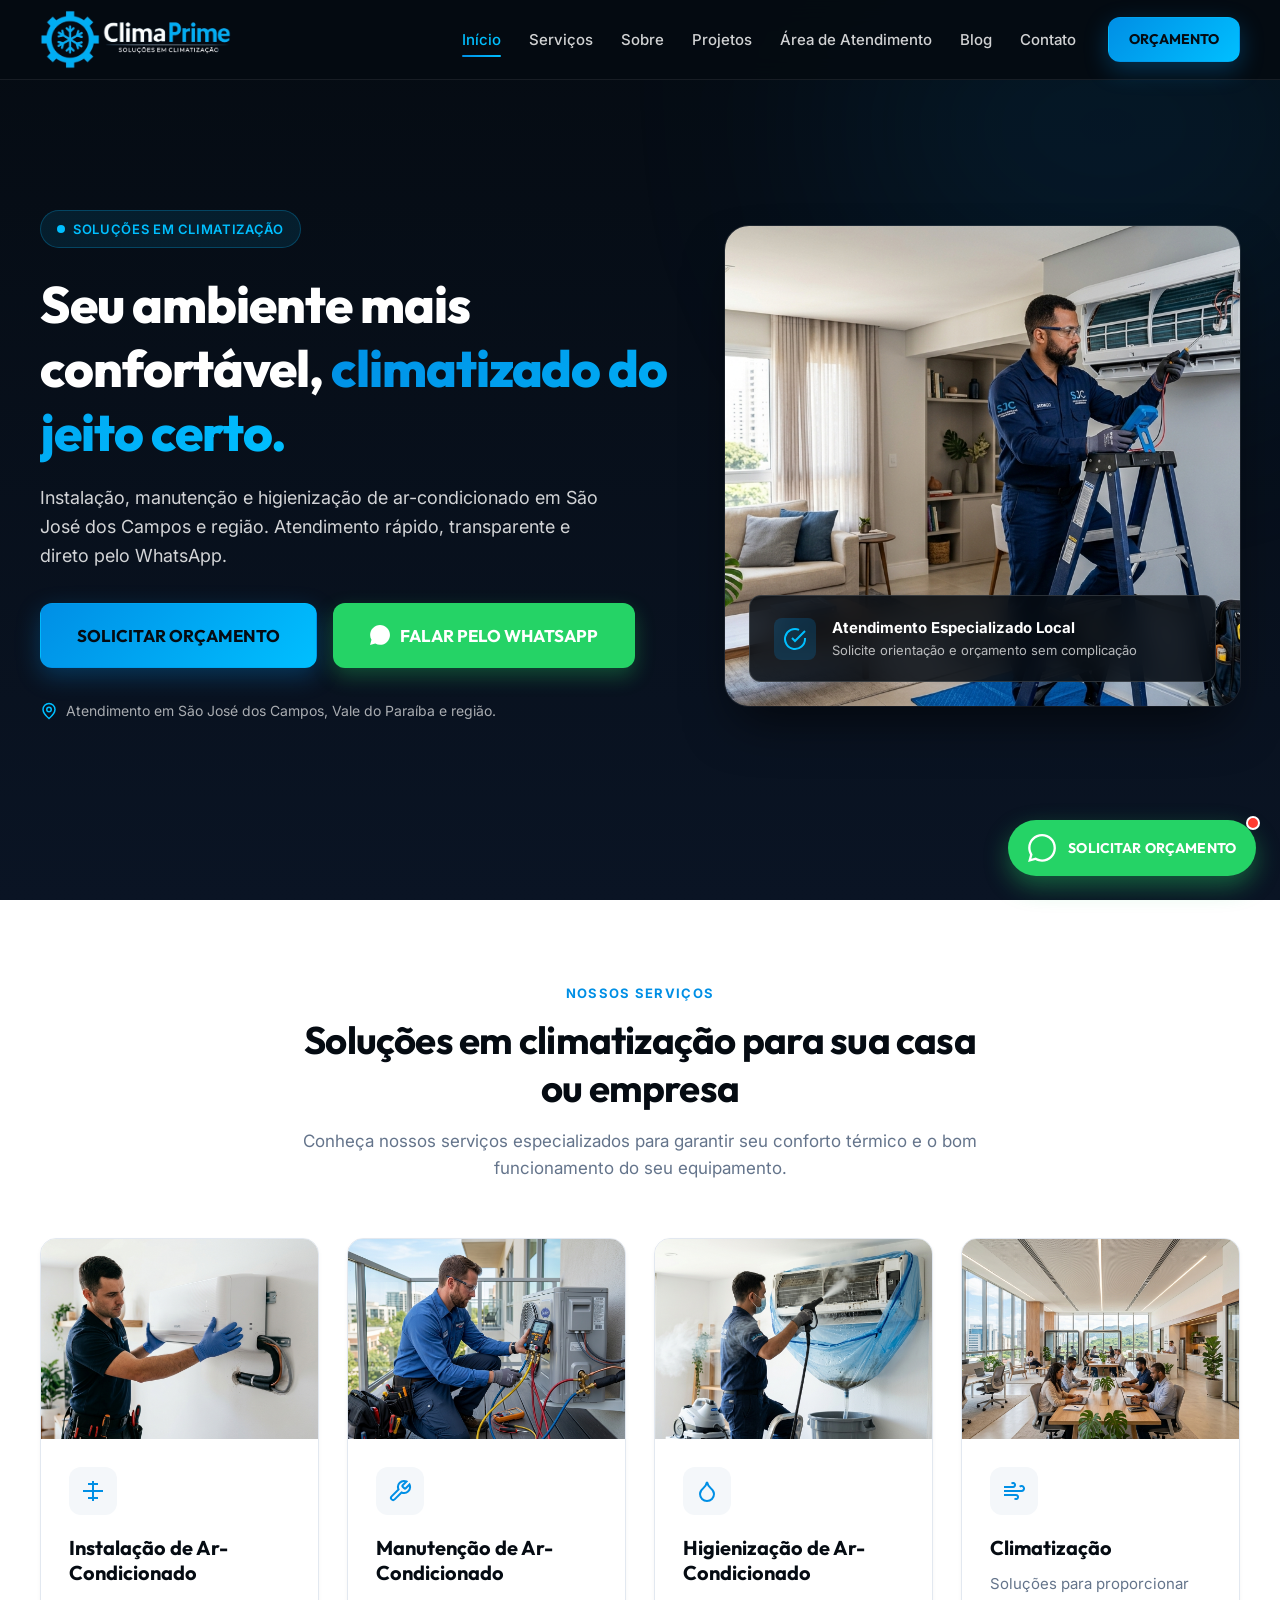
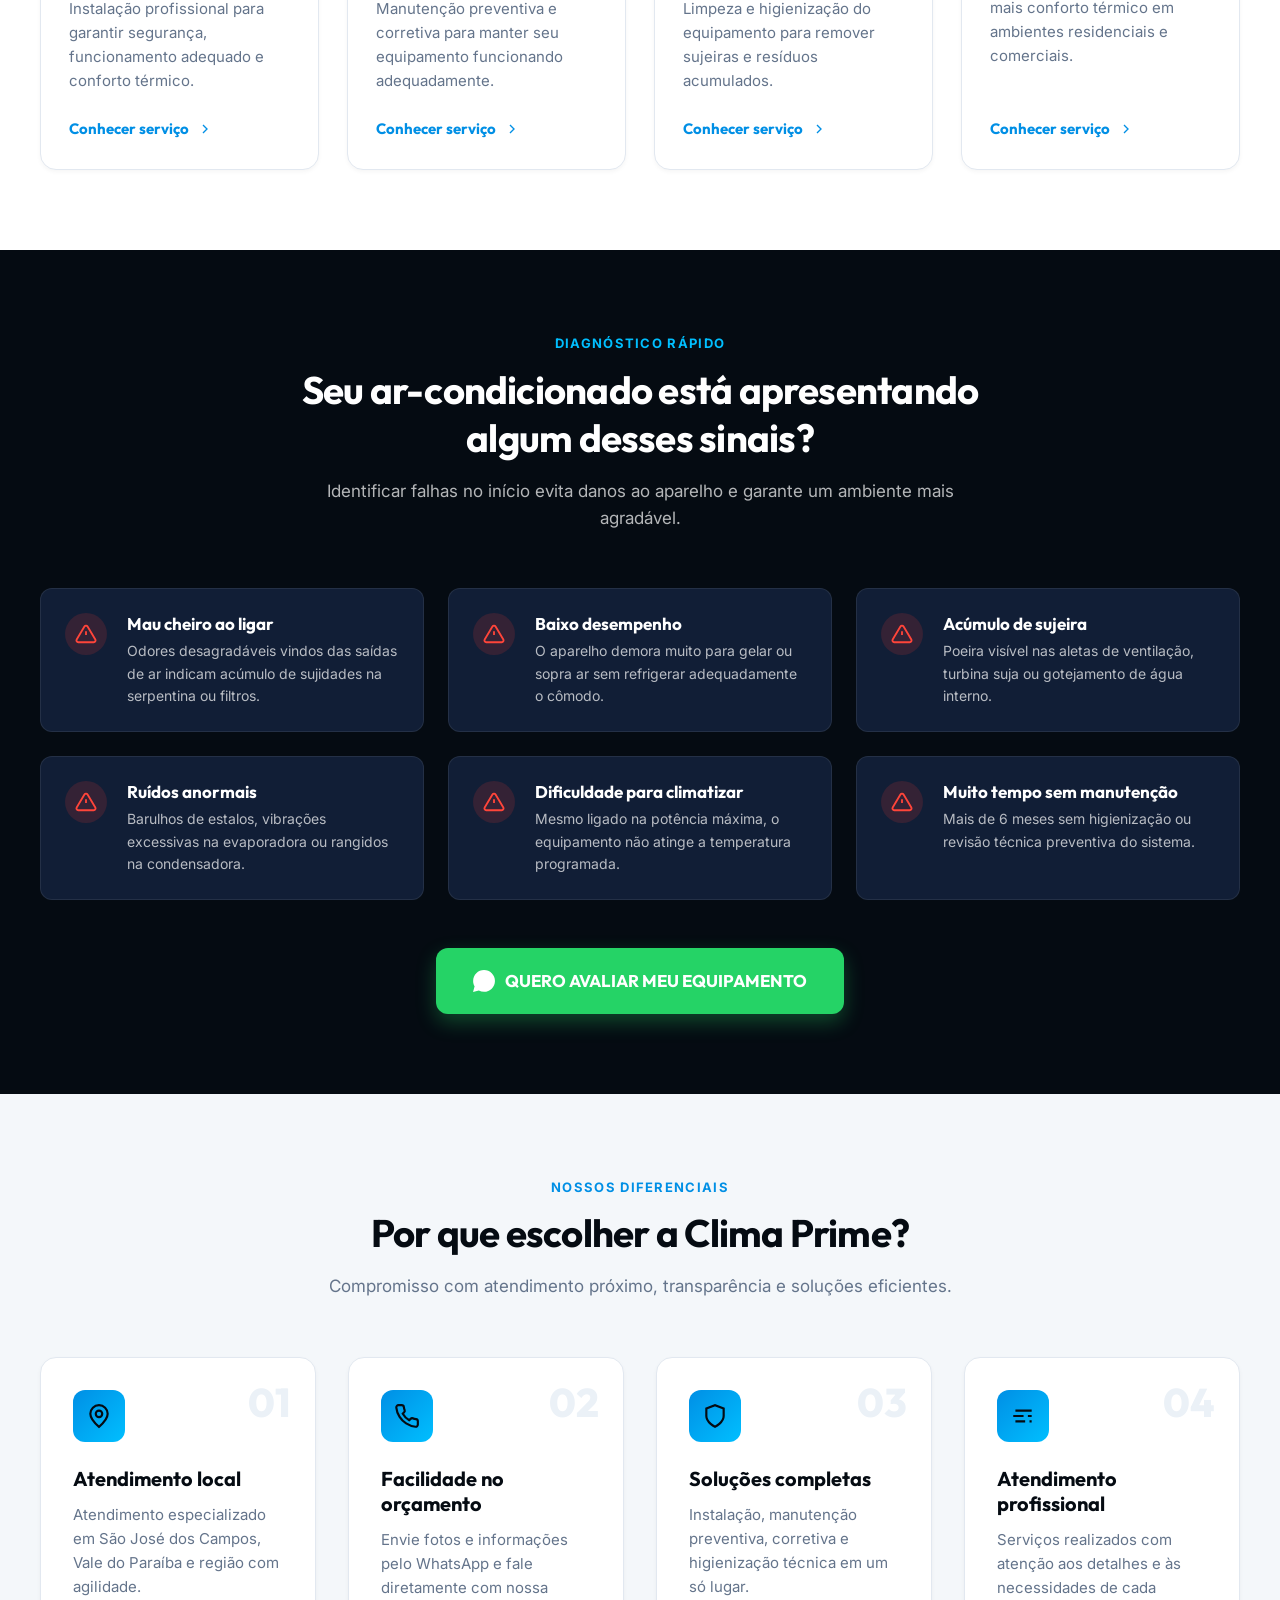
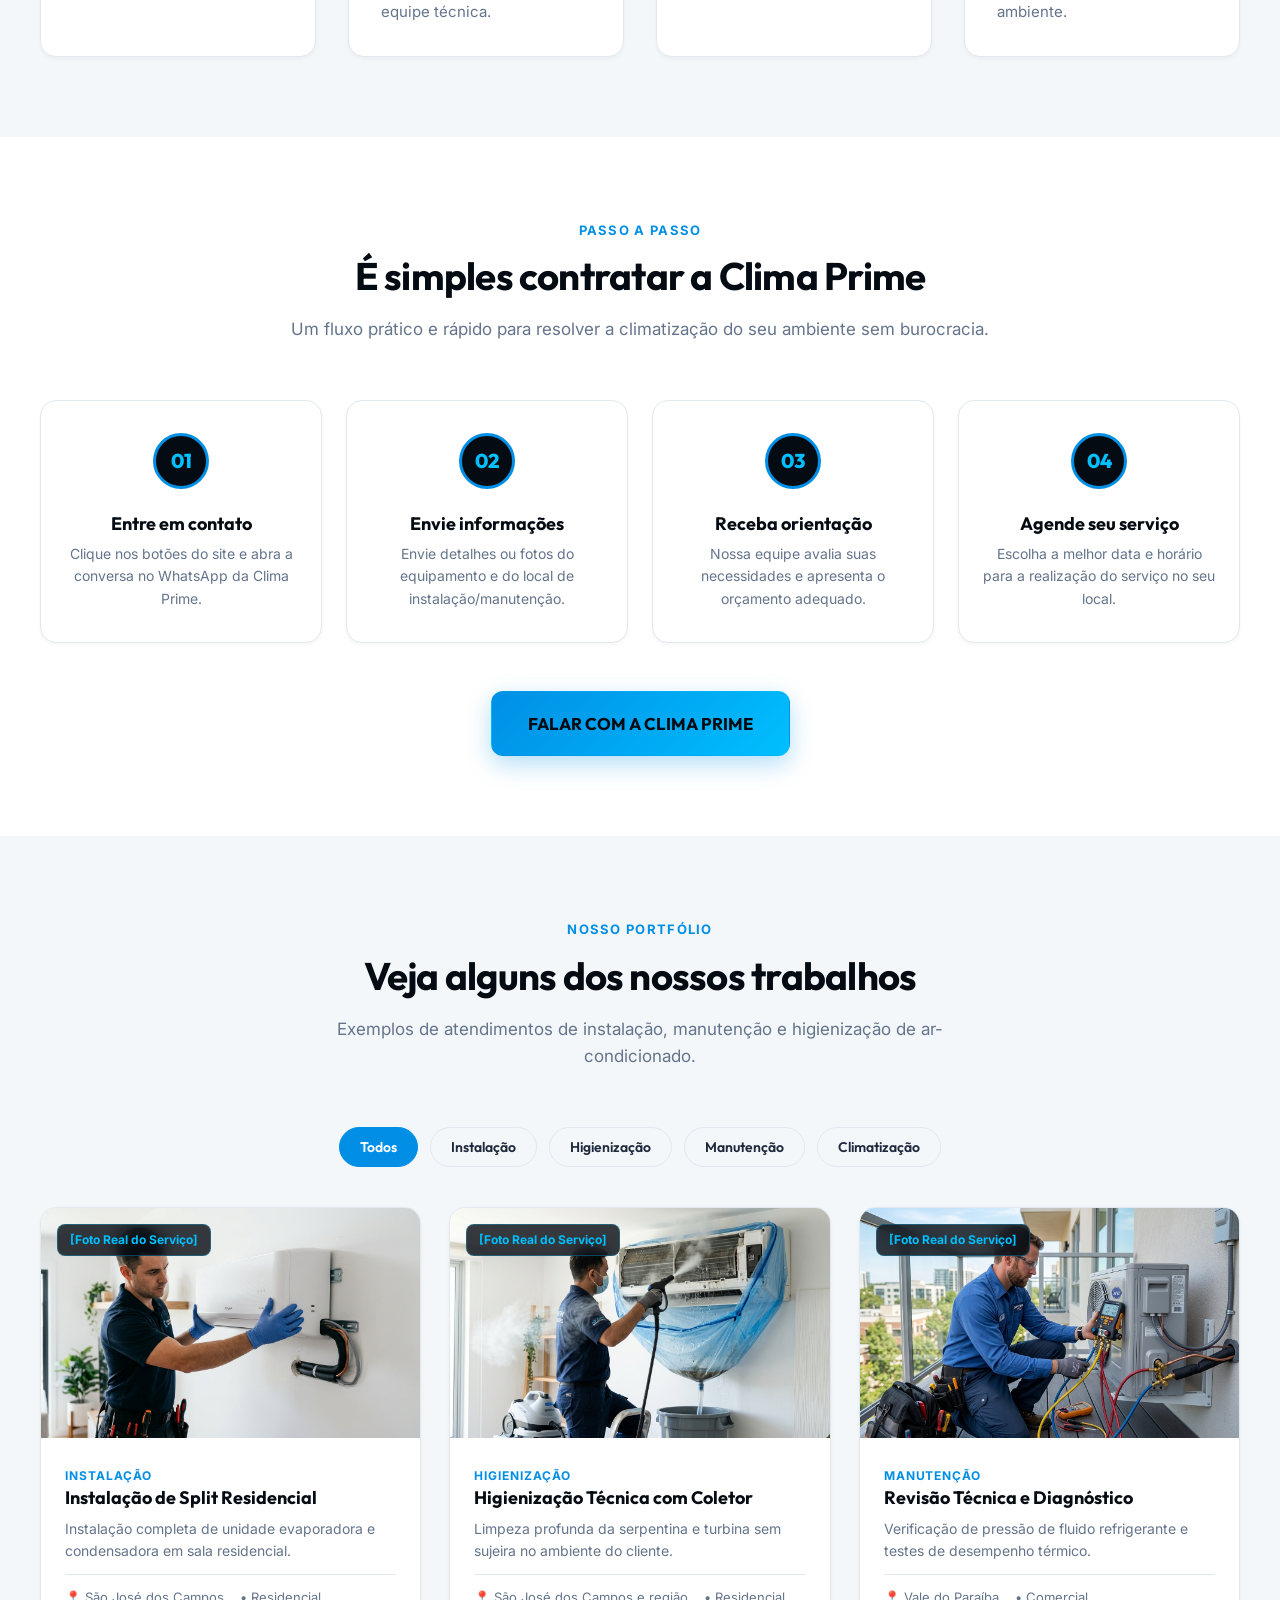
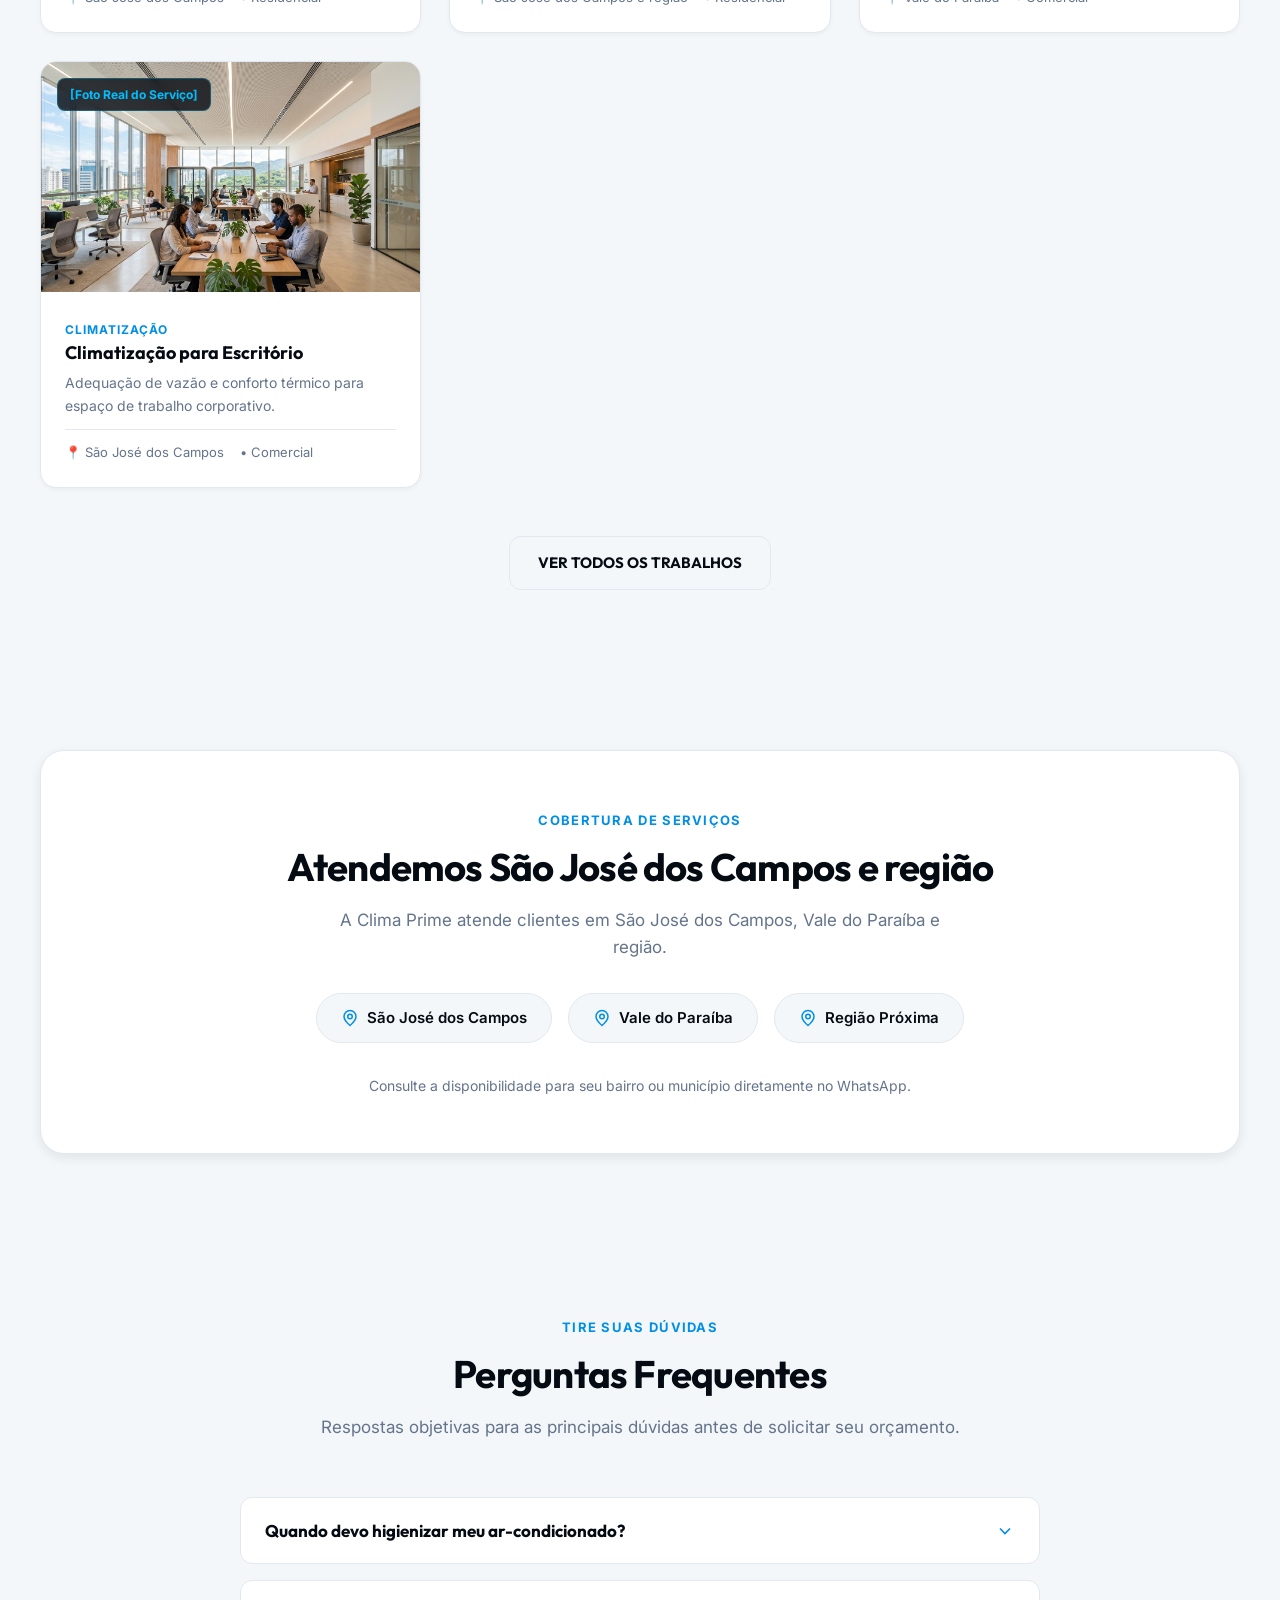
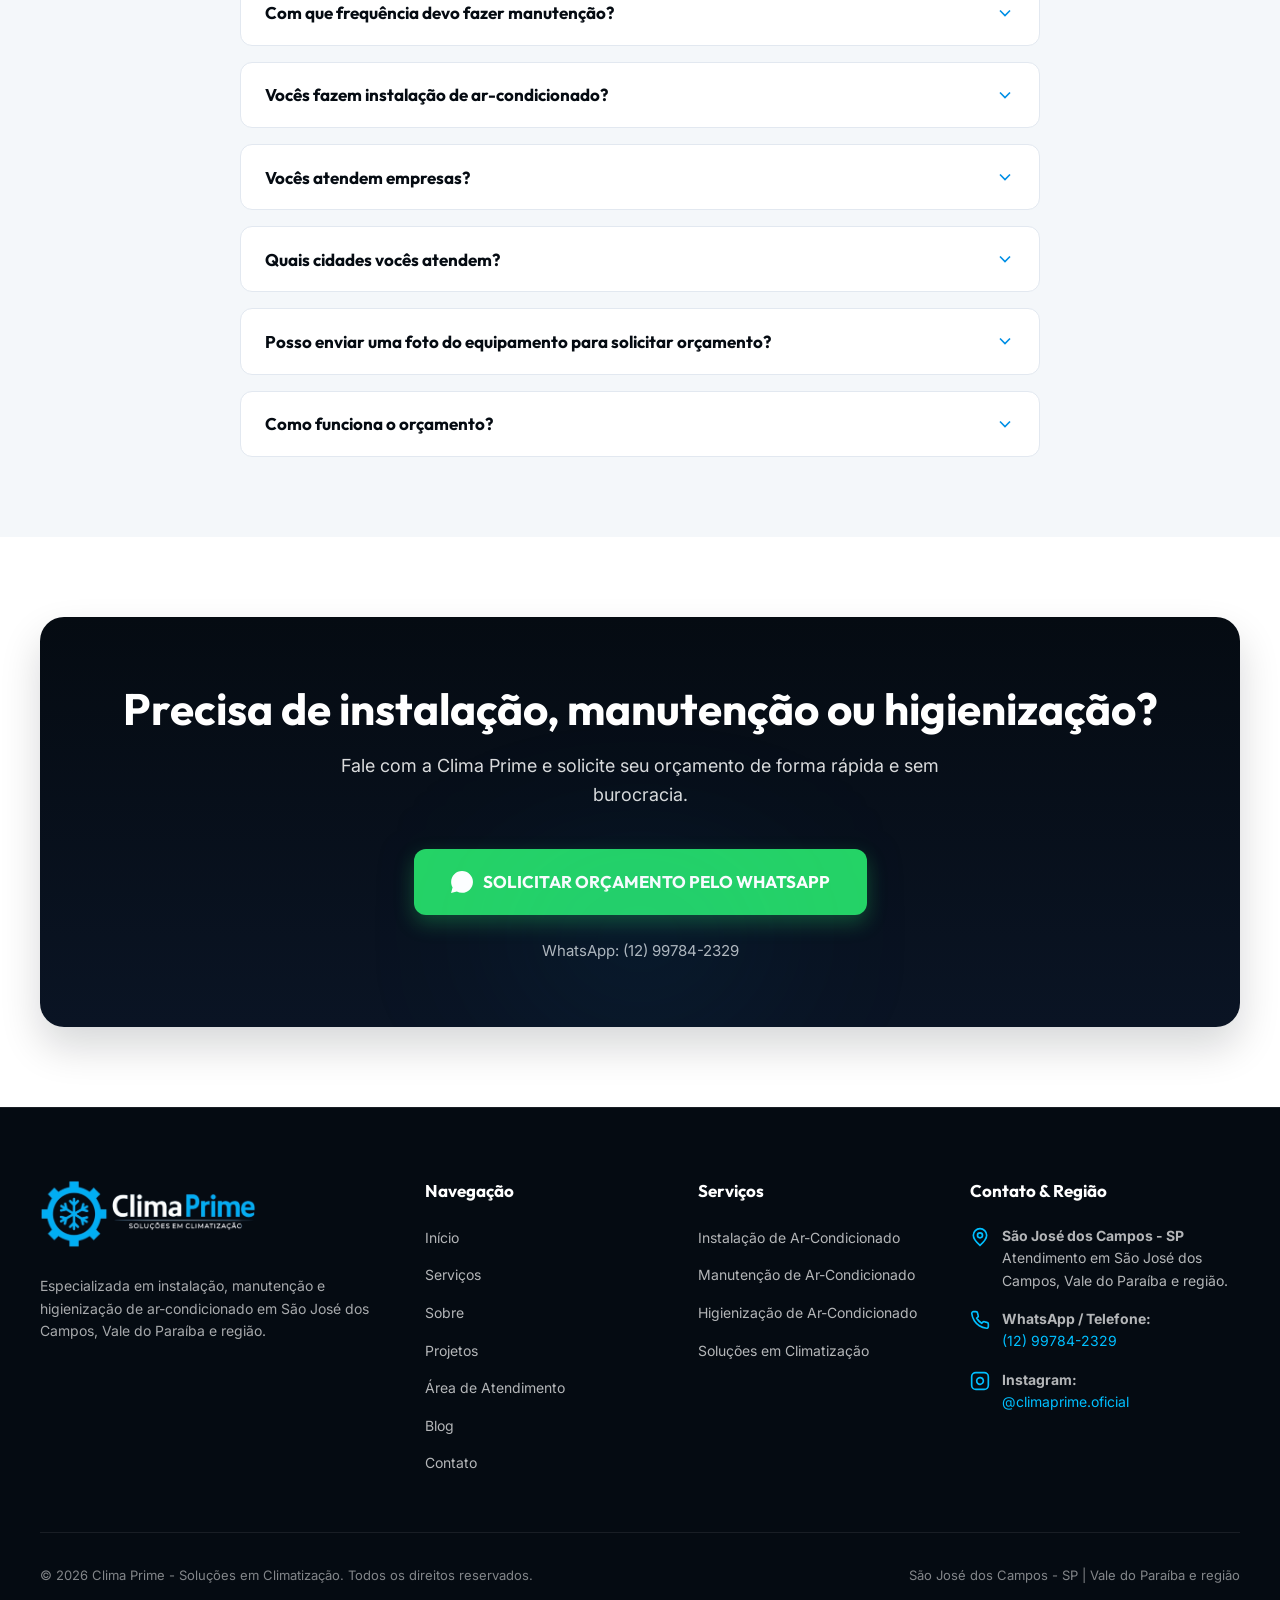
<file: index.html>
<!DOCTYPE html>
<html lang="pt-BR">
<head>
  <!-- Google tag (gtag.js) - Google Analytics -->
  <script async src="https://www.googletagmanager.com/gtag/js?id=G-MBHEKTL764"></script>
  <script>
    window.dataLayer = window.dataLayer || [];
    function gtag(){dataLayer.push(arguments);}
    gtag('js', new Date());

    gtag('config', 'G-MBHEKTL764');
  </script>

  <!-- Google tag (gtag.js) - Google Ads -->
  <script async src="https://www.googletagmanager.com/gtag/js?id=AW-18441347849"></script>
  <script>
    window.dataLayer = window.dataLayer || [];
    function gtag(){dataLayer.push(arguments);}
    gtag('js', new Date());

    gtag('config', 'AW-18441347849');
  </script>
  <meta charset="UTF-8">
  <meta name="viewport" content="width=device-width, initial-scale=1.0">
  
  <!-- Local SEO Meta Tags -->
  <title>Clima Prime | Ar-Condicionado em São José dos Campos</title>
  <meta name="description" content="Instalação, manutenção e higienização de ar-condicionado em São José dos Campos, Vale do Paraíba e região. Soluções em climatização residencial e comercial. Solicite orçamento!">
  <meta name="keywords" content="instalação de ar condicionado São José dos Campos, manutenção de ar condicionado São José dos Campos, higienização de ar condicionado São José dos Campos, limpeza de ar condicionado São José dos Campos, ar condicionado São José dos Campos, empresa de climatização São José dos Campos">
  <link rel="canonical" href="https://climaprime.com.br/">

  <!-- Open Graph / Social Media Meta Tags -->
  <meta property="og:type" content="website">
  <meta property="og:url" content="https://climaprime.com.br/">
  <meta property="og:title" content="Clima Prime | Soluções em Climatização em São José dos Campos">
  <meta property="og:description" content="Seu ambiente mais confortável, climatizado do jeito certo. Instalação, manutenção e higienização de ar-condicionado.">
  <meta property="og:image" content="assets/images/hero.jpg">
  <meta property="og:locale" content="pt_BR">

  <!-- Favicon -->
  <link rel="icon" type="image/png" href="assets/images/favicon.png">

  <!-- Stylesheets -->
  <link rel="stylesheet" href="assets/css/styles.css">

  <!-- Structured Data JSON-LD (LocalBusiness / HVACBusiness) -->
  <script type="application/ld+json">
  {
    "@context": "https://schema.org",
    "@type": "HVACBusiness",
    "name": "Clima Prime - Soluções em Climatização",
    "image": "assets/images/hero.jpg",
    "telephone": "+55-12-99784-2329",
    "address": {
      "@type": "PostalAddress",
      "addressLocality": "São José dos Campos",
      "addressRegion": "SP",
      "addressCountry": "BR"
    },
    "areaServed": [
      "São José dos Campos",
      "Vale do Paraíba e região"
    ],
    "url": "https://climaprime.com.br",
    "priceRange": "$$",
    "sameAs": [
      "https://instagram.com/climaprime.oficial"
    ]
  }
  </script>
</head>
<body>

  <!-- HEADER -->
  <header class="header">
    <div class="container header-inner">
      <!-- Logo -->
      <a href="index.html" class="logo" aria-label="Clima Prime Home">
        <img src="assets/images/logo.png" alt="Clima Prime - Soluções em Climatização" class="logo-img">
      </a>

      <!-- Desktop Nav -->
      <nav class="nav-desktop">
        <ul class="nav-links">
          <li><a href="index.html" class="nav-link active">Início</a></li>
          <li class="nav-item-dropdown">
            <a href="servicos.html" class="nav-link">Serviços</a>
            <ul class="dropdown-menu">
              <li>
                <a href="instalacao-ar-condicionado.html" class="dropdown-link">
                  <svg class="dropdown-icon" viewBox="0 0 24 24" fill="none" stroke="currentColor" stroke-width="2"><path d="M12 2v20M2 12h20M17 5H7M17 19H7"/></svg>
                  Instalação
                </a>
              </li>
              <li>
                <a href="manutencao-ar-condicionado.html" class="dropdown-link">
                  <svg class="dropdown-icon" viewBox="0 0 24 24" fill="none" stroke="currentColor" stroke-width="2"><path d="M14.7 6.3a1 1 0 0 0 0 1.4l1.6 1.6a1 1 0 0 0 1.4 0l3.77-3.77a6 6 0 0 1-7.94 7.94l-6.91 6.91a2.12 2.12 0 0 1-3-3l6.91-6.91a6 6 0 0 1 7.94-7.94l-3.76 3.76z"/></svg>
                  Manutenção
                </a>
              </li>
              <li>
                <a href="higienizacao-ar-condicionado.html" class="dropdown-link">
                  <svg class="dropdown-icon" viewBox="0 0 24 24" fill="none" stroke="currentColor" stroke-width="2"><path d="M12 22a7 7 0 0 0 7-7c0-2-1-3.9-3-5.5s-3.5-4-4-6.5c-.5 2.5-2 4.9-4 6.5C6 11.1 5 13 5 15a7 7 0 0 0 7 7z"/></svg>
                  Higienização
                </a>
              </li>
              <li>
                <a href="climatizacao.html" class="dropdown-link">
                  <svg class="dropdown-icon" viewBox="0 0 24 24" fill="none" stroke="currentColor" stroke-width="2"><path d="M9.59 4.59A2 2 0 1 1 11 8H2m10.59 11.41A2 2 0 1 0 14 16H2m15.73-8.27A2.5 2.5 0 1 1 19.5 12H2"/></svg>
                  Climatização
                </a>
              </li>
            </ul>
          </li>
          <li><a href="sobre.html" class="nav-link">Sobre</a></li>
          <li><a href="projetos.html" class="nav-link">Projetos</a></li>
          <li><a href="area-de-atendimento.html" class="nav-link">Área de Atendimento</a></li>
          <li><a href="blog.html" class="nav-link">Blog</a></li>
          <li><a href="contato.html" class="nav-link">Contato</a></li>
        </ul>

        <a href="#" data-wa-type="general" class="btn btn-primary btn-sm">ORÇAMENTO</a>
      </nav>

      <!-- Mobile Toggle Button -->
      <button class="mobile-toggle" aria-label="Abrir Menu">
        <span></span>
        <span></span>
        <span></span>
      </button>
    </div>
  </header>

  <!-- MOBILE DRAWER NAV -->
  <div class="mobile-overlay"></div>
  <aside class="mobile-drawer">
    <div>
      <div class="logo" style="margin-bottom: 2rem;">
        <img src="assets/images/logo.png" alt="Clima Prime - Soluções em Climatização" class="logo-img">
      </div>

      <ul class="mobile-nav-list">
        <li><a href="index.html" class="mobile-nav-link active">Início</a></li>
        <li>
          <div class="mobile-nav-link">Serviços</div>
          <ul class="mobile-sub-menu">
            <li><a href="instalacao-ar-condicionado.html" class="mobile-sub-link">Instalação de Ar-Condicionado</a></li>
            <li><a href="manutencao-ar-condicionado.html" class="mobile-sub-link">Manutenção de Ar-Condicionado</a></li>
            <li><a href="higienizacao-ar-condicionado.html" class="mobile-sub-link">Higienização de Ar-Condicionado</a></li>
            <li><a href="climatizacao.html" class="mobile-sub-link">Soluções em Climatização</a></li>
            <li><a href="servicos.html" class="mobile-sub-link">Ver Todos os Serviços</a></li>
          </ul>
        </li>
        <li><a href="sobre.html" class="mobile-nav-link">Sobre a Clima Prime</a></li>
        <li><a href="projetos.html" class="mobile-nav-link">Projetos</a></li>
        <li><a href="area-de-atendimento.html" class="mobile-nav-link">Área de Atendimento</a></li>
        <li><a href="blog.html" class="mobile-nav-link">Blog & Dicas</a></li>
        <li><a href="contato.html" class="mobile-nav-link">Contato</a></li>
      </ul>
    </div>

    <div style="margin-top: 2rem;">
      <a href="#" data-wa-type="general" class="btn btn-whatsapp btn-full">
        <svg class="whatsapp-float-icon" style="width:20px;height:20px;" viewBox="0 0 24 24"><path d="M12.031 2c-5.514 0-9.999 4.486-9.999 10 0 1.956.561 3.784 1.536 5.34l-1.568 5.728 5.867-1.537c1.503.882 3.25 1.469 5.165 1.469 5.515 0 10-4.486 10-10s-4.485-10-10-10zm0 18c-1.745 0-3.351-.486-4.729-1.326l-.339-.207-3.483.913.929-3.394-.227-.361c-.966-1.537-1.482-3.32-1.482-5.125 0-4.963 4.037-9 9-9s9 4.037 9 9-4.037 9-9 9z"/></svg>
        SOLICITAR ORÇAMENTO
      </a>
    </div>
  </aside>

  <!-- FLOATING WHATSAPP BUTTON -->
  <a href="#" data-wa-type="general" class="whatsapp-float" aria-label="Solicitar Orçamento no WhatsApp">
    <span class="whatsapp-badge"></span>
    <svg class="whatsapp-float-icon" viewBox="0 0 24 24">
      <path d="M.057 24l1.687-6.163c-1.041-1.804-1.588-3.849-1.587-5.946.003-6.556 5.338-11.891 11.893-11.891 3.181.001 6.167 1.24 8.413 3.488 2.245 2.248 3.481 5.236 3.48 8.414-.003 6.557-5.338 11.892-11.893 11.892-1.99-.001-3.951-.5-5.688-1.448l-6.305 1.654zm6.597-3.807c1.676.995 3.276 1.591 5.392 1.592 5.448 0 9.886-4.434 9.889-9.885.002-5.462-4.415-9.89-9.881-9.892-5.452 0-9.887 4.434-9.889 9.884-.001 2.225.651 3.891 1.746 5.634l-.999 3.648 3.742-.981z"/>
    </svg>
    <span class="whatsapp-float-text">SOLICITAR ORÇAMENTO</span>
  </a>

  <!-- MAIN CONTENT -->
  <main>

    <!-- SEÇÃO 1 — HERO -->
    <section class="hero">
      <div class="container hero-grid">
        <div class="hero-content">
          <div class="hero-badge">
            <span class="hero-badge-dot"></span>
            SOLUÇÕES EM CLIMATIZAÇÃO
          </div>

          <h1 class="hero-title">
            Seu ambiente mais confortável, <span>climatizado do jeito certo.</span>
          </h1>

          <p class="hero-subtitle">
            Instalação, manutenção e higienização de ar-condicionado em São José dos Campos e região. Atendimento rápido, transparente e direto pelo WhatsApp.
          </p>

          <div class="hero-ctas">
            <a href="#" data-wa-type="general" class="btn btn-primary btn-lg">
              SOLICITAR ORÇAMENTO
            </a>
            <a href="#" data-wa-type="general" class="btn btn-whatsapp btn-lg">
              <svg style="width:20px;height:20px;fill:currentColor;" viewBox="0 0 24 24"><path d="M.057 24l1.687-6.163c-1.041-1.804-1.588-3.849-1.587-5.946.003-6.556 5.338-11.891 11.893-11.891 3.181.001 6.167 1.24 8.413 3.488 2.245 2.248 3.481 5.236 3.48 8.414-.003 6.557-5.338 11.892-11.893 11.892-1.99-.001-3.951-.5-5.688-1.448l-6.305 1.654z"/></svg>
              FALAR PELO WHATSAPP
            </a>
          </div>

          <div class="hero-location-info">
            <svg viewBox="0 0 24 24" fill="none" stroke="currentColor" stroke-width="2"><path d="M12 2a8 8 0 0 0-8 8c0 5.25 8 12 8 12s8-6.75 8-12a8 8 0 0 0-8-8z"/><circle cx="12" cy="10" r="3"/></svg>
            <span>Atendimento em São José dos Campos, Vale do Paraíba e região.</span>
          </div>
        </div>

        <div class="hero-image-wrapper">
          <img src="assets/images/hero.jpg" alt="Técnico Clima Prime em atendimento de ar-condicionado em São José dos Campos" width="600" height="480">
          <div class="hero-glass-card">
            <div class="hero-glass-icon">
              <svg viewBox="0 0 24 24" fill="none" stroke="currentColor" stroke-width="2" style="width:24px;height:24px;"><path d="M22 11.08V12a10 10 0 1 1-5.93-9.14"/><polyline points="22 4 12 14.01 9 11.01"/></svg>
            </div>
            <div class="hero-glass-text">
              <p>Atendimento Especializado Local</p>
              <p>Solicite orientação e orçamento sem complicação</p>
            </div>
          </div>
        </div>
      </div>
    </section>

    <!-- SEÇÃO 2 — SERVIÇOS -->
    <section class="section-padding">
      <div class="container">
        <div class="section-header">
          <span class="section-tag">NOSSOS SERVIÇOS</span>
          <h2 class="section-title">Soluções em climatização para sua casa ou empresa</h2>
          <p class="section-subtitle">Conheça nossos serviços especializados para garantir seu conforto térmico e o bom funcionamento do seu equipamento.</p>
        </div>

        <div class="services-grid">
          <!-- Card 1: Instalação -->
          <article class="service-card">
            <div class="service-card-img-container">
              <img src="assets/images/instalacao.jpg" alt="Instalação de Ar-Condicionado" class="service-card-img">
            </div>
            <div class="service-card-body">
              <div class="service-card-icon">
                <svg viewBox="0 0 24 24" fill="none" stroke="currentColor" stroke-width="2" style="width:24px;height:24px;"><path d="M12 2v20M2 12h20M17 5H7M17 19H7"/></svg>
              </div>
              <h3 class="service-card-title">Instalação de Ar-Condicionado</h3>
              <p class="service-card-desc">Instalação profissional para garantir segurança, funcionamento adequado e conforto térmico.</p>
              <a href="instalacao-ar-condicionado.html" class="service-card-link">
                Conhecer serviço
                <svg viewBox="0 0 24 24" fill="none" stroke="currentColor" stroke-width="2"><polyline points="9 18 15 12 9 6"/></svg>
              </a>
            </div>
          </article>

          <!-- Card 2: Manutenção -->
          <article class="service-card">
            <div class="service-card-img-container">
              <img src="assets/images/manutencao.jpg" alt="Manutenção de Ar-Condicionado" class="service-card-img">
            </div>
            <div class="service-card-body">
              <div class="service-card-icon">
                <svg viewBox="0 0 24 24" fill="none" stroke="currentColor" stroke-width="2" style="width:24px;height:24px;"><path d="M14.7 6.3a1 1 0 0 0 0 1.4l1.6 1.6a1 1 0 0 0 1.4 0l3.77-3.77a6 6 0 0 1-7.94 7.94l-6.91 6.91a2.12 2.12 0 0 1-3-3l6.91-6.91a6 6 0 0 1 7.94-7.94l-3.76 3.76z"/></svg>
              </div>
              <h3 class="service-card-title">Manutenção de Ar-Condicionado</h3>
              <p class="service-card-desc">Manutenção preventiva e corretiva para manter seu equipamento funcionando adequadamente.</p>
              <a href="manutencao-ar-condicionado.html" class="service-card-link">
                Conhecer serviço
                <svg viewBox="0 0 24 24" fill="none" stroke="currentColor" stroke-width="2"><polyline points="9 18 15 12 9 6"/></svg>
              </a>
            </div>
          </article>

          <!-- Card 3: Higienização -->
          <article class="service-card">
            <div class="service-card-img-container">
              <img src="assets/images/higienizacao.jpg" alt="Higienização de Ar-Condicionado" class="service-card-img">
            </div>
            <div class="service-card-body">
              <div class="service-card-icon">
                <svg viewBox="0 0 24 24" fill="none" stroke="currentColor" stroke-width="2" style="width:24px;height:24px;"><path d="M12 22a7 7 0 0 0 7-7c0-2-1-3.9-3-5.5s-3.5-4-4-6.5c-.5 2.5-2 4.9-4 6.5C6 11.1 5 13 5 15a7 7 0 0 0 7 7z"/></svg>
              </div>
              <h3 class="service-card-title">Higienização de Ar-Condicionado</h3>
              <p class="service-card-desc">Limpeza e higienização do equipamento para remover sujeiras e resíduos acumulados.</p>
              <a href="higienizacao-ar-condicionado.html" class="service-card-link">
                Conhecer serviço
                <svg viewBox="0 0 24 24" fill="none" stroke="currentColor" stroke-width="2"><polyline points="9 18 15 12 9 6"/></svg>
              </a>
            </div>
          </article>

          <!-- Card 4: Climatização -->
          <article class="service-card">
            <div class="service-card-img-container">
              <img src="assets/images/climatizacao.jpg" alt="Soluções em Climatização" class="service-card-img">
            </div>
            <div class="service-card-body">
              <div class="service-card-icon">
                <svg viewBox="0 0 24 24" fill="none" stroke="currentColor" stroke-width="2" style="width:24px;height:24px;"><path d="M9.59 4.59A2 2 0 1 1 11 8H2m10.59 11.41A2 2 0 1 0 14 16H2m15.73-8.27A2.5 2.5 0 1 1 19.5 12H2"/></svg>
              </div>
              <h3 class="service-card-title">Climatização</h3>
              <p class="service-card-desc">Soluções para proporcionar mais conforto térmico em ambientes residenciais e comerciais.</p>
              <a href="climatizacao.html" class="service-card-link">
                Conhecer serviço
                <svg viewBox="0 0 24 24" fill="none" stroke="currentColor" stroke-width="2"><polyline points="9 18 15 12 9 6"/></svg>
              </a>
            </div>
          </article>
        </div>
      </div>
    </section>

    <!-- SEÇÃO 3 — PROBLEMA -->
    <section class="section-padding problem-section">
      <div class="container">
        <div class="section-header">
          <span class="section-tag" style="color:var(--color-cyan-accent);">DIAGNÓSTICO RÁPIDO</span>
          <h2 class="section-title">Seu ar-condicionado está apresentando algum desses sinais?</h2>
          <p class="section-subtitle">Identificar falhas no início evita danos ao aparelho e garante um ambiente mais agradável.</p>
        </div>

        <div class="problem-grid">
          <div class="problem-card">
            <div class="problem-icon">
              <svg viewBox="0 0 24 24" fill="none" stroke="currentColor" stroke-width="2" style="width:22px;height:22px;"><path d="M10.29 3.86L1.82 18a2 2 0 0 0 1.71 3h16.94a2 2 0 0 0 1.71-3L13.71 3.86a2 2 0 0 0-3.42 0z"/><line x1="12" y1="9" x2="12" y2="13"/><line x1="12" y1="17" x2="12.01" y2="17"/></svg>
            </div>
            <div class="problem-content">
              <h4>Mau cheiro ao ligar</h4>
              <p>Odores desagradáveis vindos das saídas de ar indicam acúmulo de sujidades na serpentina ou filtros.</p>
            </div>
          </div>

          <div class="problem-card">
            <div class="problem-icon">
              <svg viewBox="0 0 24 24" fill="none" stroke="currentColor" stroke-width="2" style="width:22px;height:22px;"><path d="M10.29 3.86L1.82 18a2 2 0 0 0 1.71 3h16.94a2 2 0 0 0 1.71-3L13.71 3.86a2 2 0 0 0-3.42 0z"/><line x1="12" y1="9" x2="12" y2="13"/><line x1="12" y1="17" x2="12.01" y2="17"/></svg>
            </div>
            <div class="problem-content">
              <h4>Baixo desempenho</h4>
              <p>O aparelho demora muito para gelar ou sopra ar sem refrigerar adequadamente o cômodo.</p>
            </div>
          </div>

          <div class="problem-card">
            <div class="problem-icon">
              <svg viewBox="0 0 24 24" fill="none" stroke="currentColor" stroke-width="2" style="width:22px;height:22px;"><path d="M10.29 3.86L1.82 18a2 2 0 0 0 1.71 3h16.94a2 2 0 0 0 1.71-3L13.71 3.86a2 2 0 0 0-3.42 0z"/><line x1="12" y1="9" x2="12" y2="13"/><line x1="12" y1="17" x2="12.01" y2="17"/></svg>
            </div>
            <div class="problem-content">
              <h4>Acúmulo de sujeira</h4>
              <p>Poeira visível nas aletas de ventilação, turbina suja ou gotejamento de água interno.</p>
            </div>
          </div>

          <div class="problem-card">
            <div class="problem-icon">
              <svg viewBox="0 0 24 24" fill="none" stroke="currentColor" stroke-width="2" style="width:22px;height:22px;"><path d="M10.29 3.86L1.82 18a2 2 0 0 0 1.71 3h16.94a2 2 0 0 0 1.71-3L13.71 3.86a2 2 0 0 0-3.42 0z"/><line x1="12" y1="9" x2="12" y2="13"/><line x1="12" y1="17" x2="12.01" y2="17"/></svg>
            </div>
            <div class="problem-content">
              <h4>Ruídos anormais</h4>
              <p>Barulhos de estalos, vibrações excessivas na evaporadora ou rangidos na condensadora.</p>
            </div>
          </div>

          <div class="problem-card">
            <div class="problem-icon">
              <svg viewBox="0 0 24 24" fill="none" stroke="currentColor" stroke-width="2" style="width:22px;height:22px;"><path d="M10.29 3.86L1.82 18a2 2 0 0 0 1.71 3h16.94a2 2 0 0 0 1.71-3L13.71 3.86a2 2 0 0 0-3.42 0z"/><line x1="12" y1="9" x2="12" y2="13"/><line x1="12" y1="17" x2="12.01" y2="17"/></svg>
            </div>
            <div class="problem-content">
              <h4>Dificuldade para climatizar</h4>
              <p>Mesmo ligado na potência máxima, o equipamento não atinge a temperatura programada.</p>
            </div>
          </div>

          <div class="problem-card">
            <div class="problem-icon">
              <svg viewBox="0 0 24 24" fill="none" stroke="currentColor" stroke-width="2" style="width:22px;height:22px;"><path d="M10.29 3.86L1.82 18a2 2 0 0 0 1.71 3h16.94a2 2 0 0 0 1.71-3L13.71 3.86a2 2 0 0 0-3.42 0z"/><line x1="12" y1="9" x2="12" y2="13"/><line x1="12" y1="17" x2="12.01" y2="17"/></svg>
            </div>
            <div class="problem-content">
              <h4>Muito tempo sem manutenção</h4>
              <p>Mais de 6 meses sem higienização ou revisão técnica preventiva do sistema.</p>
            </div>
          </div>
        </div>

        <div style="text-align: center;">
          <a href="#" data-wa-type="avaliacao" class="btn btn-whatsapp btn-lg">
            <svg style="width:22px;height:22px;fill:currentColor;" viewBox="0 0 24 24"><path d="M.057 24l1.687-6.163c-1.041-1.804-1.588-3.849-1.587-5.946.003-6.556 5.338-11.891 11.893-11.891 3.181.001 6.167 1.24 8.413 3.488 2.245 2.248 3.481 5.236 3.48 8.414-.003 6.557-5.338 11.892-11.893 11.892-1.99-.001-3.951-.5-5.688-1.448l-6.305 1.654z"/></svg>
            QUERO AVALIAR MEU EQUIPAMENTO
          </a>
        </div>
      </div>
    </section>

    <!-- SEÇÃO 4 — POR QUE A CLIMA PRIME -->
    <section class="section-padding" style="background-color: var(--color-bg-light);">
      <div class="container">
        <div class="section-header">
          <span class="section-tag">NOSSOS DIFERENCIAIS</span>
          <h2 class="section-title">Por que escolher a Clima Prime?</h2>
          <p class="section-subtitle">Compromisso com atendimento próximo, transparência e soluções eficientes.</p>
        </div>

        <div class="why-grid">
          <div class="why-card">
            <span class="why-num">01</span>
            <div class="why-icon">
              <svg viewBox="0 0 24 24" fill="none" stroke="currentColor" stroke-width="2" style="width:26px;height:26px;"><path d="M12 2a8 8 0 0 0-8 8c0 5.25 8 12 8 12s8-6.75 8-12a8 8 0 0 0-8-8z"/><circle cx="12" cy="10" r="3"/></svg>
            </div>
            <h3 class="why-title">Atendimento local</h3>
            <p class="why-desc">Atendimento especializado em São José dos Campos, Vale do Paraíba e região com agilidade.</p>
          </div>

          <div class="why-card">
            <span class="why-num">02</span>
            <div class="why-icon">
              <svg viewBox="0 0 24 24" fill="none" stroke="currentColor" stroke-width="2" style="width:26px;height:26px;"><path d="M22 16.92v3a2 2 0 0 1-2.18 2 19.79 19.79 0 0 1-8.63-3.07 19.5 19.5 0 0 1-6-6 19.79 19.79 0 0 1-3.07-8.67A2 2 0 0 1 4.11 2h3a2 2 0 0 1 2 1.72 12.84 12.84 0 0 0 .7 2.81 2 2 0 0 1-.45 2.11L8.09 9.91a16 16 0 0 0 6 6l1.27-1.27a2 2 0 0 1 2.11-.45 12.84 12.84 0 0 0 2.81.7A2 2 0 0 1 22 16.92z"/></svg>
            </div>
            <h3 class="why-title">Facilidade no orçamento</h3>
            <p class="why-desc">Envie fotos e informações pelo WhatsApp e fale diretamente com nossa equipe técnica.</p>
          </div>

          <div class="why-card">
            <span class="why-num">03</span>
            <div class="why-icon">
              <svg viewBox="0 0 24 24" fill="none" stroke="currentColor" stroke-width="2" style="width:26px;height:26px;"><path d="M12 22s8-4 8-10V5l-8-3-8 3v7c0 6 8 10 8 10z"/></svg>
            </div>
            <h3 class="why-title">Soluções completas</h3>
            <p class="why-desc">Instalação, manutenção preventiva, corretiva e higienização técnica em um só lugar.</p>
          </div>

          <div class="why-card">
            <span class="why-num">04</span>
            <div class="why-icon">
              <svg viewBox="0 0 24 24" fill="none" stroke="currentColor" stroke-width="2" style="width:26px;height:26px;"><path d="M20 7h-9M14 17H5M12.5 12H3M20 12h-3.5M14 7h-9M20 17h-2"/></svg>
            </div>
            <h3 class="why-title">Atendimento profissional</h3>
            <p class="why-desc">Serviços realizados com atenção aos detalhes e às necessidades de cada ambiente.</p>
          </div>
        </div>
      </div>
    </section>

    <!-- SEÇÃO 5 — COMO FUNCIONA -->
    <section class="section-padding">
      <div class="container">
        <div class="section-header">
          <span class="section-tag">PASSO A PASSO</span>
          <h2 class="section-title">É simples contratar a Clima Prime</h2>
          <p class="section-subtitle">Um fluxo prático e rápido para resolver a climatização do seu ambiente sem burocracia.</p>
        </div>

        <div class="steps-wrapper">
          <div class="step-card">
            <div class="step-number">01</div>
            <h3 class="step-title">Entre em contato</h3>
            <p class="step-desc">Clique nos botões do site e abra a conversa no WhatsApp da Clima Prime.</p>
          </div>

          <div class="step-card">
            <div class="step-number">02</div>
            <h3 class="step-title">Envie informações</h3>
            <p class="step-desc">Envie detalhes ou fotos do equipamento e do local de instalação/manutenção.</p>
          </div>

          <div class="step-card">
            <div class="step-number">03</div>
            <h3 class="step-title">Receba orientação</h3>
            <p class="step-desc">Nossa equipe avalia suas necessidades e apresenta o orçamento adequado.</p>
          </div>

          <div class="step-card">
            <div class="step-number">04</div>
            <h3 class="step-title">Agende seu serviço</h3>
            <p class="step-desc">Escolha a melhor data e horário para a realização do serviço no seu local.</p>
          </div>
        </div>

        <div style="text-align: center;">
          <a href="#" data-wa-type="general" class="btn btn-primary btn-lg">
            FALAR COM A CLIMA PRIME
          </a>
        </div>
      </div>
    </section>

    <!-- SEÇÃO 6 — PROJETOS / SERVIÇOS REALIZADOS -->
    <section class="section-padding" style="background-color: var(--color-bg-light);">
      <div class="container">
        <div class="section-header">
          <span class="section-tag">NOSSO PORTFÓLIO</span>
          <h2 class="section-title">Veja alguns dos nossos trabalhos</h2>
          <p class="section-subtitle">Exemplos de atendimentos de instalação, manutenção e higienização de ar-condicionado.</p>
        </div>

        <!-- Portfolio Filter Tabs -->
        <div class="gallery-filters">
          <button class="filter-btn active" data-filter="all">Todos</button>
          <button class="filter-btn" data-filter="instalacao">Instalação</button>
          <button class="filter-btn" data-filter="higienizacao">Higienização</button>
          <button class="filter-btn" data-filter="manutencao">Manutenção</button>
          <button class="filter-btn" data-filter="climatizacao">Climatização</button>
        </div>

        <div class="projects-grid">
          <!-- Card 1 -->
          <div class="project-card" data-category="instalacao">
            <div class="project-img-wrapper">
              <img src="assets/images/instalacao.jpg" alt="Instalação Residencial Split" class="project-img">
              <span class="project-placeholder-badge">[Foto Real do Serviço]</span>
            </div>
            <div class="project-body">
              <span class="project-category">Instalação</span>
              <h3 class="project-title">Instalação de Split Residencial</h3>
              <p style="font-size:0.875rem;color:var(--color-text-muted);">Instalação completa de unidade evaporadora e condensadora em sala residencial.</p>
              <div class="project-meta">
                <span>📍 São José dos Campos</span>
                <span>• Residencial</span>
              </div>
            </div>
          </div>

          <!-- Card 2 -->
          <div class="project-card" data-category="higienizacao">
            <div class="project-img-wrapper">
              <img src="assets/images/higienizacao.jpg" alt="Higienização de Ar Condicionado" class="project-img">
              <span class="project-placeholder-badge">[Foto Real do Serviço]</span>
            </div>
            <div class="project-body">
              <span class="project-category">Higienização</span>
              <h3 class="project-title">Higienização Técnica com Coletor</h3>
              <p style="font-size:0.875rem;color:var(--color-text-muted);">Limpeza profunda da serpentina e turbina sem sujeira no ambiente do cliente.</p>
              <div class="project-meta">
                <span>📍 São José dos Campos e região</span>
                <span>• Residencial</span>
              </div>
            </div>
          </div>

          <!-- Card 3 -->
          <div class="project-card" data-category="manutencao">
            <div class="project-img-wrapper">
              <img src="assets/images/manutencao.jpg" alt="Manutenção Preventiva de Ar" class="project-img">
              <span class="project-placeholder-badge">[Foto Real do Serviço]</span>
            </div>
            <div class="project-body">
              <span class="project-category">Manutenção</span>
              <h3 class="project-title">Revisão Técnica e Diagnóstico</h3>
              <p style="font-size:0.875rem;color:var(--color-text-muted);">Verificação de pressão de fluido refrigerante e testes de desempenho térmico.</p>
              <div class="project-meta">
                <span>📍 Vale do Paraíba</span>
                <span>• Comercial</span>
              </div>
            </div>
          </div>

          <!-- Card 4 -->
          <div class="project-card" data-category="climatizacao">
            <div class="project-img-wrapper">
              <img src="assets/images/climatizacao.jpg" alt="Climatização de Escritório" class="project-img">
              <span class="project-placeholder-badge">[Foto Real do Serviço]</span>
            </div>
            <div class="project-body">
              <span class="project-category">Climatização</span>
              <h3 class="project-title">Climatização para Escritório</h3>
              <p style="font-size:0.875rem;color:var(--color-text-muted);">Adequação de vazão e conforto térmico para espaço de trabalho corporativo.</p>
              <div class="project-meta">
                <span>📍 São José dos Campos</span>
                <span>• Comercial</span>
              </div>
            </div>
          </div>
        </div>

        <div style="text-align: center; margin-top: 3rem;">
          <a href="projetos.html" class="btn btn-outline-dark">
            VER TODOS OS TRABALHOS
          </a>
        </div>
      </div>
    </section>

    <!-- SEÇÃO 7 — ÁREA DE ATENDIMENTO -->
    <section class="section-padding area-section">
      <div class="container">
        <div class="area-box">
          <span class="section-tag">COBERTURA DE SERVIÇOS</span>
          <h2 class="section-title">Atendemos São José dos Campos e região</h2>
          <p class="section-subtitle" style="max-width:650px;margin:0 auto 1.5rem;">
            A Clima Prime atende clientes em São José dos Campos, Vale do Paraíba e região.
          </p>

          <div class="area-tags">
            <span class="area-tag">
              <svg viewBox="0 0 24 24" fill="none" stroke="currentColor" stroke-width="2"><path d="M12 2a8 8 0 0 0-8 8c0 5.25 8 12 8 12s8-6.75 8-12a8 8 0 0 0-8-8z"/><circle cx="12" cy="10" r="3"/></svg>
              São José dos Campos
            </span>
            <span class="area-tag">
              <svg viewBox="0 0 24 24" fill="none" stroke="currentColor" stroke-width="2"><path d="M12 2a8 8 0 0 0-8 8c0 5.25 8 12 8 12s8-6.75 8-12a8 8 0 0 0-8-8z"/><circle cx="12" cy="10" r="3"/></svg>
              Vale do Paraíba
            </span>
            <span class="area-tag">
              <svg viewBox="0 0 24 24" fill="none" stroke="currentColor" stroke-width="2"><path d="M12 2a8 8 0 0 0-8 8c0 5.25 8 12 8 12s8-6.75 8-12a8 8 0 0 0-8-8z"/><circle cx="12" cy="10" r="3"/></svg>
              Região Próxima
            </span>
          </div>

          <p style="font-size:0.875rem;color:var(--color-text-muted);">
            Consulte a disponibilidade para seu bairro ou município diretamente no WhatsApp.
          </p>
        </div>
      </div>
    </section>

    <!-- SEÇÃO 8 — FAQ -->
    <section class="section-padding" style="background-color: var(--color-bg-light);">
      <div class="container">
        <div class="section-header">
          <span class="section-tag">TIRE SUAS DÚVIDAS</span>
          <h2 class="section-title">Perguntas Frequentes</h2>
          <p class="section-subtitle">Respostas objetivas para as principais dúvidas antes de solicitar seu orçamento.</p>
        </div>

        <div class="faq-list">
          <!-- FAQ 1 -->
          <div class="faq-item">
            <button class="faq-button">
              <span>Quando devo higienizar meu ar-condicionado?</span>
              <svg class="faq-icon" viewBox="0 0 24 24" fill="none" stroke="currentColor" stroke-width="2"><polyline points="6 9 12 15 18 9"/></svg>
            </button>
            <div class="faq-content">
              <p>Recomenda-se realizar a higienização técnica periodicamente, dependendo do uso do equipamento. Ambientes com uso frequente ou comercial demandam limpeza em intervalos mais curtos para evitar o acúmulo de sujeira e preservar o bom fluxo de ar.</p>
            </div>
          </div>

          <!-- FAQ 2 -->
          <div class="faq-item">
            <button class="faq-button">
              <span>Com que frequência devo fazer manutenção?</span>
              <svg class="faq-icon" viewBox="0 0 24 24" fill="none" stroke="currentColor" stroke-width="2"><polyline points="6 9 12 15 18 9"/></svg>
            </button>
            <div class="faq-content">
              <p>A manutenção preventiva deve ser realizada regularmente para verificar componentes elétricos, conexões de fluido refrigerante e dreno. Isso garante a eficiência energética e evita paradas inesperadas.</p>
            </div>
          </div>

          <!-- FAQ 3 -->
          <div class="faq-item">
            <button class="faq-button">
              <span>Vocês fazem instalação de ar-condicionado?</span>
              <svg class="faq-icon" viewBox="0 0 24 24" fill="none" stroke="currentColor" stroke-width="2"><polyline points="6 9 12 15 18 9"/></svg>
            </button>
            <div class="faq-content">
              <p>Sim! Realizamos a instalação de equipamentos novos ou remanejados para ambientes residenciais e comerciais em São José dos Campos e região, seguindo os padrões adequados de fixação e tubulação.</p>
            </div>
          </div>

          <!-- FAQ 4 -->
          <div class="faq-item">
            <button class="faq-button">
              <span>Vocês atendem empresas?</span>
              <svg class="faq-icon" viewBox="0 0 24 24" fill="none" stroke="currentColor" stroke-width="2"><polyline points="6 9 12 15 18 9"/></svg>
            </button>
            <div class="faq-content">
              <p>Sim, atendemos pequenos e médios estabelecimentos comerciais, escritórios, consultórios e lojas que necessitam de instalação, manutenção ou higienização de ar-condicionado.</p>
            </div>
          </div>

          <!-- FAQ 5 -->
          <div class="faq-item">
            <button class="faq-button">
              <span>Quais cidades vocês atendem?</span>
              <svg class="faq-icon" viewBox="0 0 24 24" fill="none" stroke="currentColor" stroke-width="2"><polyline points="6 9 12 15 18 9"/></svg>
            </button>
            <div class="faq-content">
              <p>Atendemos São José dos Campos, Vale do Paraíba e região. Entre em contato pelo WhatsApp para verificar a disponibilidade de atendimento no seu bairro ou município.</p>
            </div>
          </div>

          <!-- FAQ 6 -->
          <div class="faq-item">
            <button class="faq-button">
              <span>Posso enviar uma foto do equipamento para solicitar orçamento?</span>
              <svg class="faq-icon" viewBox="0 0 24 24" fill="none" stroke="currentColor" stroke-width="2"><polyline points="6 9 12 15 18 9"/></svg>
            </button>
            <div class="faq-content">
              <p>Com certeza! Enviar fotos da etiqueta do aparelho, do local de instalação ou do ponto onde o equipamento está instalado ajuda nossa equipe a entender o cenário e acelerar seu orçamento.</p>
            </div>
          </div>

          <!-- FAQ 7 -->
          <div class="faq-item">
            <button class="faq-button">
              <span>Como funciona o orçamento?</span>
              <svg class="faq-icon" viewBox="0 0 24 24" fill="none" stroke="currentColor" stroke-width="2"><polyline points="6 9 12 15 18 9"/></svg>
            </button>
            <div class="faq-content">
              <p>O processo é simples: você nos chama no WhatsApp, informa o serviço desejado (instalação, manutenção ou higienização), envia os detalhes do local/aparelho e nossa equipe responde com as orientações e orçamento.</p>
            </div>
          </div>
        </div>
      </div>
    </section>

    <!-- SEÇÃO 10 — CTA FINAL BANNER -->
    <section class="section-padding">
      <div class="container">
        <div class="cta-banner">
          <h2 class="cta-banner-title">Precisa de instalação, manutenção ou higienização?</h2>
          <p class="cta-banner-desc">Fale com a Clima Prime e solicite seu orçamento de forma rápida e sem burocracia.</p>
          <div style="display:flex;justify-content:center;gap:1rem;flex-wrap:wrap;">
            <a href="#" data-wa-type="general" class="btn btn-whatsapp btn-lg">
              <svg style="width:22px;height:22px;fill:currentColor;" viewBox="0 0 24 24"><path d="M.057 24l1.687-6.163c-1.041-1.804-1.588-3.849-1.587-5.946.003-6.556 5.338-11.891 11.893-11.891 3.181.001 6.167 1.24 8.413 3.488 2.245 2.248 3.481 5.236 3.48 8.414-.003 6.557-5.338 11.892-11.893 11.892-1.99-.001-3.951-.5-5.688-1.448l-6.305 1.654z"/></svg>
              SOLICITAR ORÇAMENTO PELO WHATSAPP
            </a>
          </div>
          <p style="margin-top:1.5rem;font-size:0.9375rem;color:rgba(255,255,255,0.7);">
            WhatsApp: (12) 99784-2329
          </p>
        </div>
      </div>
    </section>

  </main>

  <!-- SEÇÃO 11 — FOOTER -->
  <footer class="footer">
    <div class="container">
      <div class="footer-grid">
        <!-- Coluna 1: Logo & Sobre -->
        <div>
          <a href="index.html" class="logo" aria-label="Clima Prime Home">
            <img src="assets/images/logo.png" alt="Clima Prime - Soluções em Climatização" class="logo-img">
          </a>
          <p class="footer-brand-desc">
            Especializada em instalação, manutenção e higienização de ar-condicionado em São José dos Campos, Vale do Paraíba e região.
          </p>
        </div>

        <!-- Coluna 2: Navegação -->
        <div>
          <h4 class="footer-col-title">Navegação</h4>
          <ul class="footer-links">
            <li><a href="index.html" class="footer-link">Início</a></li>
            <li><a href="servicos.html" class="footer-link">Serviços</a></li>
            <li><a href="sobre.html" class="footer-link">Sobre</a></li>
            <li><a href="projetos.html" class="footer-link">Projetos</a></li>
            <li><a href="area-de-atendimento.html" class="footer-link">Área de Atendimento</a></li>
            <li><a href="blog.html" class="footer-link">Blog</a></li>
            <li><a href="contato.html" class="footer-link">Contato</a></li>
          </ul>
        </div>

        <!-- Coluna 3: Serviços -->
        <div>
          <h4 class="footer-col-title">Serviços</h4>
          <ul class="footer-links">
            <li><a href="instalacao-ar-condicionado.html" class="footer-link">Instalação de Ar-Condicionado</a></li>
            <li><a href="manutencao-ar-condicionado.html" class="footer-link">Manutenção de Ar-Condicionado</a></li>
            <li><a href="higienizacao-ar-condicionado.html" class="footer-link">Higienização de Ar-Condicionado</a></li>
            <li><a href="climatizacao.html" class="footer-link">Soluções em Climatização</a></li>
          </ul>
        </div>

        <!-- Coluna 4: Contato & Localização -->
        <div>
          <h4 class="footer-col-title">Contato & Região</h4>
          <div class="footer-contact-item">
            <svg viewBox="0 0 24 24" fill="none" stroke="currentColor" stroke-width="2"><path d="M12 2a8 8 0 0 0-8 8c0 5.25 8 12 8 12s8-6.75 8-12a8 8 0 0 0-8-8z"/><circle cx="12" cy="10" r="3"/></svg>
            <div>
              <strong>São José dos Campos - SP</strong><br>
              Atendimento em São José dos Campos, Vale do Paraíba e região.
            </div>
          </div>

          <div class="footer-contact-item">
            <svg viewBox="0 0 24 24" fill="none" stroke="currentColor" stroke-width="2"><path d="M22 16.92v3a2 2 0 0 1-2.18 2 19.79 19.79 0 0 1-8.63-3.07 19.5 19.5 0 0 1-6-6 19.79 19.79 0 0 1-3.07-8.67A2 2 0 0 1 4.11 2h3a2 2 0 0 1 2 1.72 12.84 12.84 0 0 0 .7 2.81 2 2 0 0 1-.45 2.11L8.09 9.91a16 16 0 0 0 6 6l1.27-1.27a2 2 0 0 1 2.11-.45 12.84 12.84 0 0 0 2.81.7A2 2 0 0 1 22 16.92z"/></svg>
            <div>
              <strong>WhatsApp / Telefone:</strong><br>
              <a href="#" data-wa-type="general" style="color:var(--color-cyan-accent);">(12) 99784-2329</a>
            </div>
          </div>

          <div class="footer-contact-item">
            <svg viewBox="0 0 24 24" fill="none" stroke="currentColor" stroke-width="2"><rect x="2" y="2" width="20" height="20" rx="5" ry="5"/><path d="M16 11.37A4 4 0 1 1 12.63 8 4 4 0 0 1 16 11.37z"/><line x1="17.5" y1="6.5" x2="17.51" y2="6.5"/></svg>
            <div>
              <strong>Instagram:</strong><br>
              <a href="https://instagram.com/climaprime.oficial" target="_blank" rel="noopener noreferrer" style="color:var(--color-cyan-accent);">@climaprime.oficial</a>
            </div>
          </div>
        </div>
      </div>

      <div class="footer-bottom">
        <p>&copy; 2026 Clima Prime - Soluções em Climatização. Todos os direitos reservados.</p>
        <p>São José dos Campos - SP | Vale do Paraíba e região</p>
      </div>
    </div>
  </footer>

  <!-- Scripts -->
  <script src="assets/js/analytics.js"></script>
  <script src="assets/js/main.js"></script>
</body>
</html>
</file>
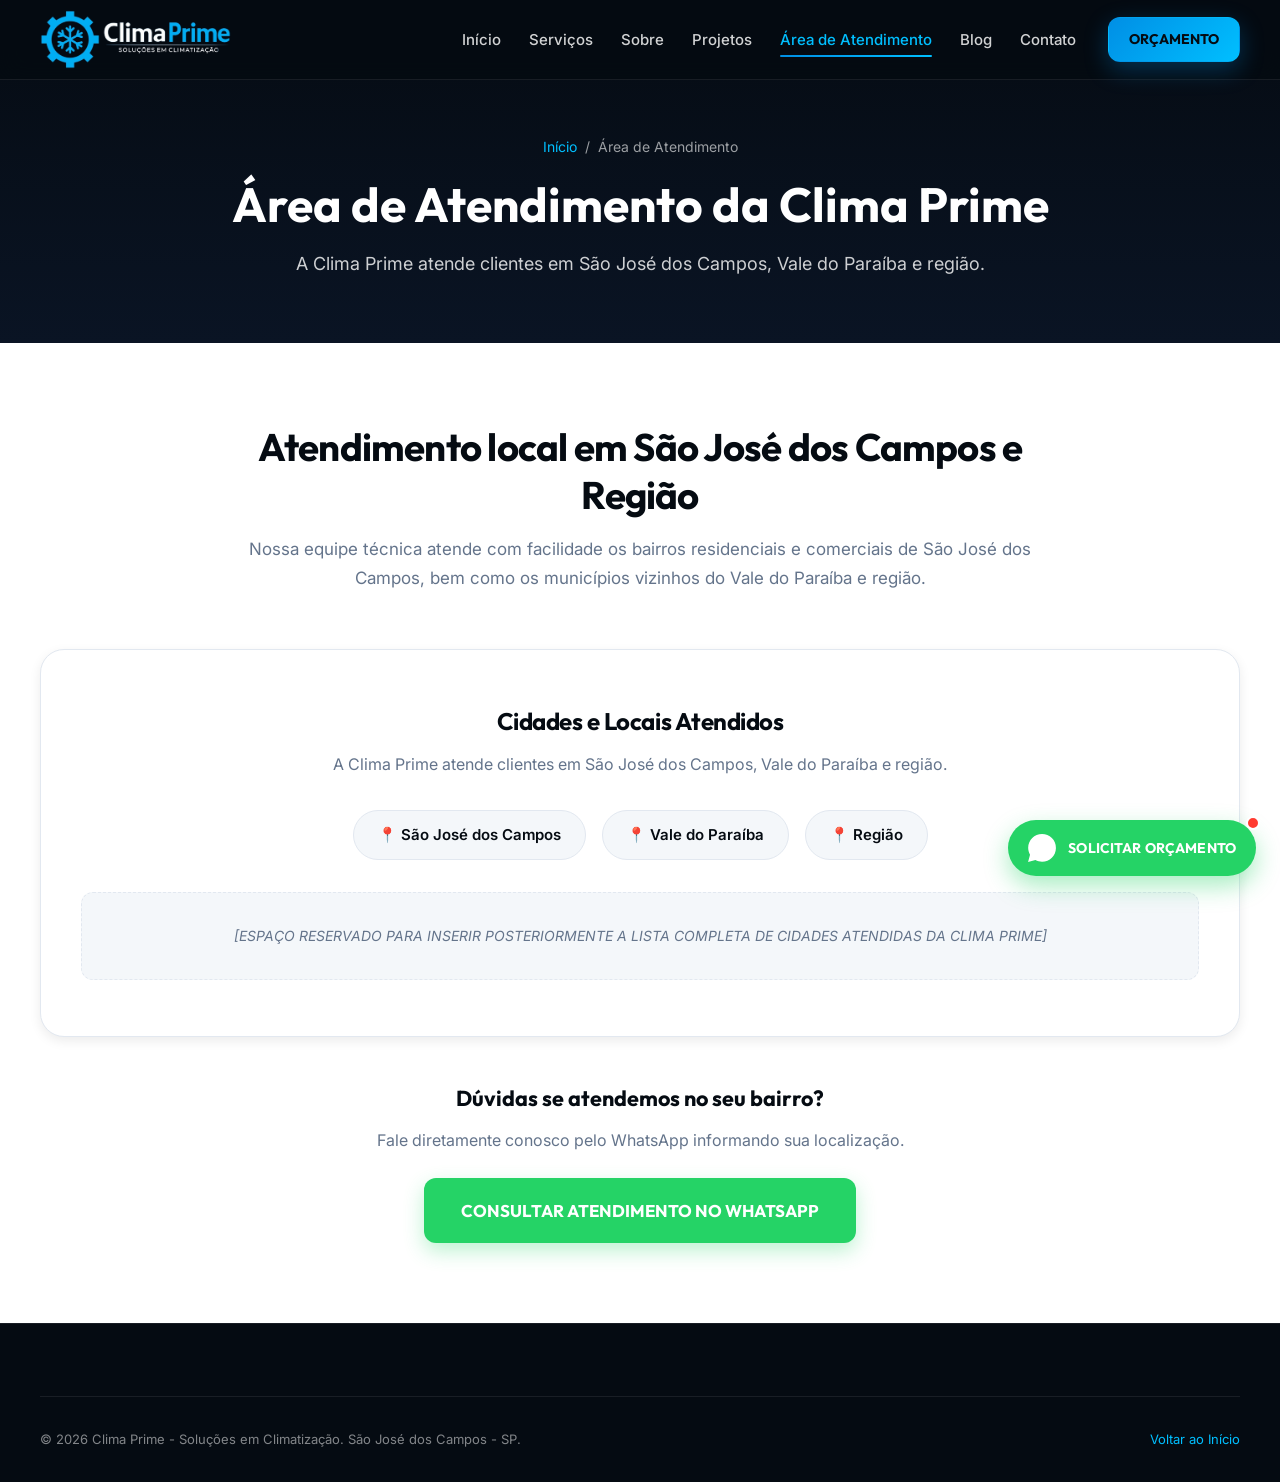
<file: area-de-atendimento.html>
<!DOCTYPE html>
<html lang="pt-BR">
<head>
  <!-- Google tag (gtag.js) - Google Analytics -->
  <script async src="https://www.googletagmanager.com/gtag/js?id=G-MBHEKTL764"></script>
  <script>
    window.dataLayer = window.dataLayer || [];
    function gtag(){dataLayer.push(arguments);}
    gtag('js', new Date());

    gtag('config', 'G-MBHEKTL764');
  </script>

  <!-- Google tag (gtag.js) - Google Ads -->
  <script async src="https://www.googletagmanager.com/gtag/js?id=AW-18441347849"></script>
  <script>
    window.dataLayer = window.dataLayer || [];
    function gtag(){dataLayer.push(arguments);}
    gtag('js', new Date());

    gtag('config', 'AW-18441347849');
  </script>
  <meta charset="UTF-8">
  <meta name="viewport" content="width=device-width, initial-scale=1.0">
  
  <!-- Local SEO Meta Tags -->
  <title>Área de Atendimento | Clima Prime São José dos Campos e Região</title>
  <meta name="description" content="A Clima Prime atende clientes em São José dos Campos, Vale do Paraíba e região. Instalação, manutenção e higienização de ar-condicionado.">
  <link rel="canonical" href="https://climaprime.com.br/area-de-atendimento.html">

  <!-- Open Graph -->
  <meta property="og:type" content="article">
  <meta property="og:url" content="https://climaprime.com.br/area-de-atendimento.html">
  <meta property="og:title" content="Área de Atendimento | Clima Prime">
  <meta property="og:description" content="Atendimento local em São José dos Campos, Vale do Paraíba e região.">
  <meta property="og:image" content="assets/images/hero.jpg">

  <!-- Stylesheets -->
  <!-- Favicon -->
  <link rel="icon" type="image/png" href="assets/images/favicon.png">

  <link rel="stylesheet" href="assets/css/styles.css">
</head>
<body>

  <!-- HEADER -->
  <header class="header">
    <div class="container header-inner">
      <a href="index.html" class="logo" aria-label="Clima Prime Home">
        <img src="assets/images/logo.png" alt="Clima Prime - Soluções em Climatização" class="logo-img">
      </a>

      <nav class="nav-desktop">
        <ul class="nav-links">
          <li><a href="index.html" class="nav-link">Início</a></li>
          <li><a href="servicos.html" class="nav-link">Serviços</a></li>
          <li><a href="sobre.html" class="nav-link">Sobre</a></li>
          <li><a href="projetos.html" class="nav-link">Projetos</a></li>
          <li><a href="area-de-atendimento.html" class="nav-link active">Área de Atendimento</a></li>
          <li><a href="blog.html" class="nav-link">Blog</a></li>
          <li><a href="contato.html" class="nav-link">Contato</a></li>
        </ul>
        <a href="#" data-wa-type="general" class="btn btn-primary btn-sm">ORÇAMENTO</a>
      </nav>

      <button class="mobile-toggle" aria-label="Abrir Menu">
        <span></span><span></span><span></span>
      </button>
    </div>
  </header>

  <!-- MOBILE DRAWER -->
  <div class="mobile-overlay"></div>
  <aside class="mobile-drawer">
    <div>
      <div class="logo" style="margin-bottom: 2rem;">
        <img src="assets/images/logo.png" alt="Clima Prime - Soluções em Climatização" class="logo-img">
      </div>
      <ul class="mobile-nav-list">
        <li><a href="index.html" class="mobile-nav-link">Início</a></li>
        <li><a href="area-de-atendimento.html" class="mobile-nav-link active">Área de Atendimento</a></li>
        <li><a href="servicos.html" class="mobile-nav-link">Serviços</a></li>
        <li><a href="contato.html" class="mobile-nav-link">Contato</a></li>
      </ul>
    </div>
    <div>
      <a href="#" data-wa-type="general" class="btn btn-whatsapp btn-full">SOLICITAR ORÇAMENTO</a>
    </div>
  </aside>

  <!-- FLOATING WHATSAPP BUTTON -->
  <a href="#" data-wa-type="general" class="whatsapp-float" aria-label="Solicitar Orçamento no WhatsApp">
    <span class="whatsapp-badge"></span>
    <svg class="whatsapp-float-icon" viewBox="0 0 24 24"><path d="M.057 24l1.687-6.163c-1.041-1.804-1.588-3.849-1.587-5.946.003-6.556 5.338-11.891 11.893-11.891 3.181.001 6.167 1.24 8.413 3.488 2.245 2.248 3.481 5.236 3.48 8.414-.003 6.557-5.338 11.892-11.893 11.892-1.99-.001-3.951-.5-5.688-1.448l-6.305 1.654z"/></svg>
    <span class="whatsapp-float-text">SOLICITAR ORÇAMENTO</span>
  </a>

  <main>
    <!-- PAGE HERO -->
    <section class="page-hero">
      <div class="container">
        <nav class="breadcrumb">
          <a href="index.html">Início</a> / <span>Área de Atendimento</span>
        </nav>
        <h1 class="page-hero-title">Área de Atendimento da Clima Prime</h1>
        <p class="page-hero-subtitle">A Clima Prime atende clientes em São José dos Campos, Vale do Paraíba e região.</p>
      </div>
    </section>

    <section class="section-padding">
      <div class="container">
        <div style="max-width:800px;margin:0 auto 3.5rem;text-align:center;">
          <h2 class="section-title">Atendimento local em São José dos Campos e Região</h2>
          <p style="color:var(--color-text-muted);font-size:1.0625rem;line-height:1.7;">
            Nossa equipe técnica atende com facilidade os bairros residenciais e comerciais de São José dos Campos, bem como os municípios vizinhos do Vale do Paraíba e região.
          </p>
        </div>

        <div class="area-box" style="margin-bottom:3rem;">
          <h3 class="section-title" style="font-size:1.5rem;">Cidades e Locais Atendidos</h3>
          <p style="color:var(--color-text-muted);margin-bottom:1.5rem;">
            A Clima Prime atende clientes em São José dos Campos, Vale do Paraíba e região.
          </p>

          <div class="area-tags" style="margin-bottom:2rem;">
            <span class="area-tag">📍 São José dos Campos</span>
            <span class="area-tag">📍 Vale do Paraíba</span>
            <span class="area-tag">📍 Região</span>
          </div>

          <!-- PLACEHOLDER CONTAINER DA LISTA DE CIDADES -->
          <div style="border:1px dashed var(--color-border);border-radius:var(--radius-md);padding:2rem;background:var(--color-bg-light);">
            <p style="font-size:0.875rem;color:var(--color-text-muted);font-style:italic;">
              [ESPAÇO RESERVADO PARA INSERIR POSTERIORMENTE A LISTA COMPLETA DE CIDADES ATENDIDAS DA CLIMA PRIME]
            </p>
          </div>
        </div>

        <div style="text-align:center;">
          <h3 style="font-size:1.35rem;margin-bottom:1rem;">Dúvidas se atendemos no seu bairro?</h3>
          <p style="color:var(--color-text-muted);margin-bottom:1.5rem;">Fale diretamente conosco pelo WhatsApp informando sua localização.</p>
          <a href="#" data-wa-type="general" class="btn btn-whatsapp btn-lg">
            CONSULTAR ATENDIMENTO NO WHATSAPP
          </a>
        </div>
      </div>
    </section>
  </main>

  <footer class="footer">
    <div class="container">
      <div class="footer-bottom">
        <p>&copy; 2026 Clima Prime - Soluções em Climatização. São José dos Campos - SP.</p>
        <p><a href="index.html" style="color:var(--color-cyan-accent);">Voltar ao Início</a></p>
      </div>
    </div>
  </footer>

  <script src="assets/js/analytics.js"></script>
  <script src="assets/js/main.js"></script>
</body>
</html>
</file>
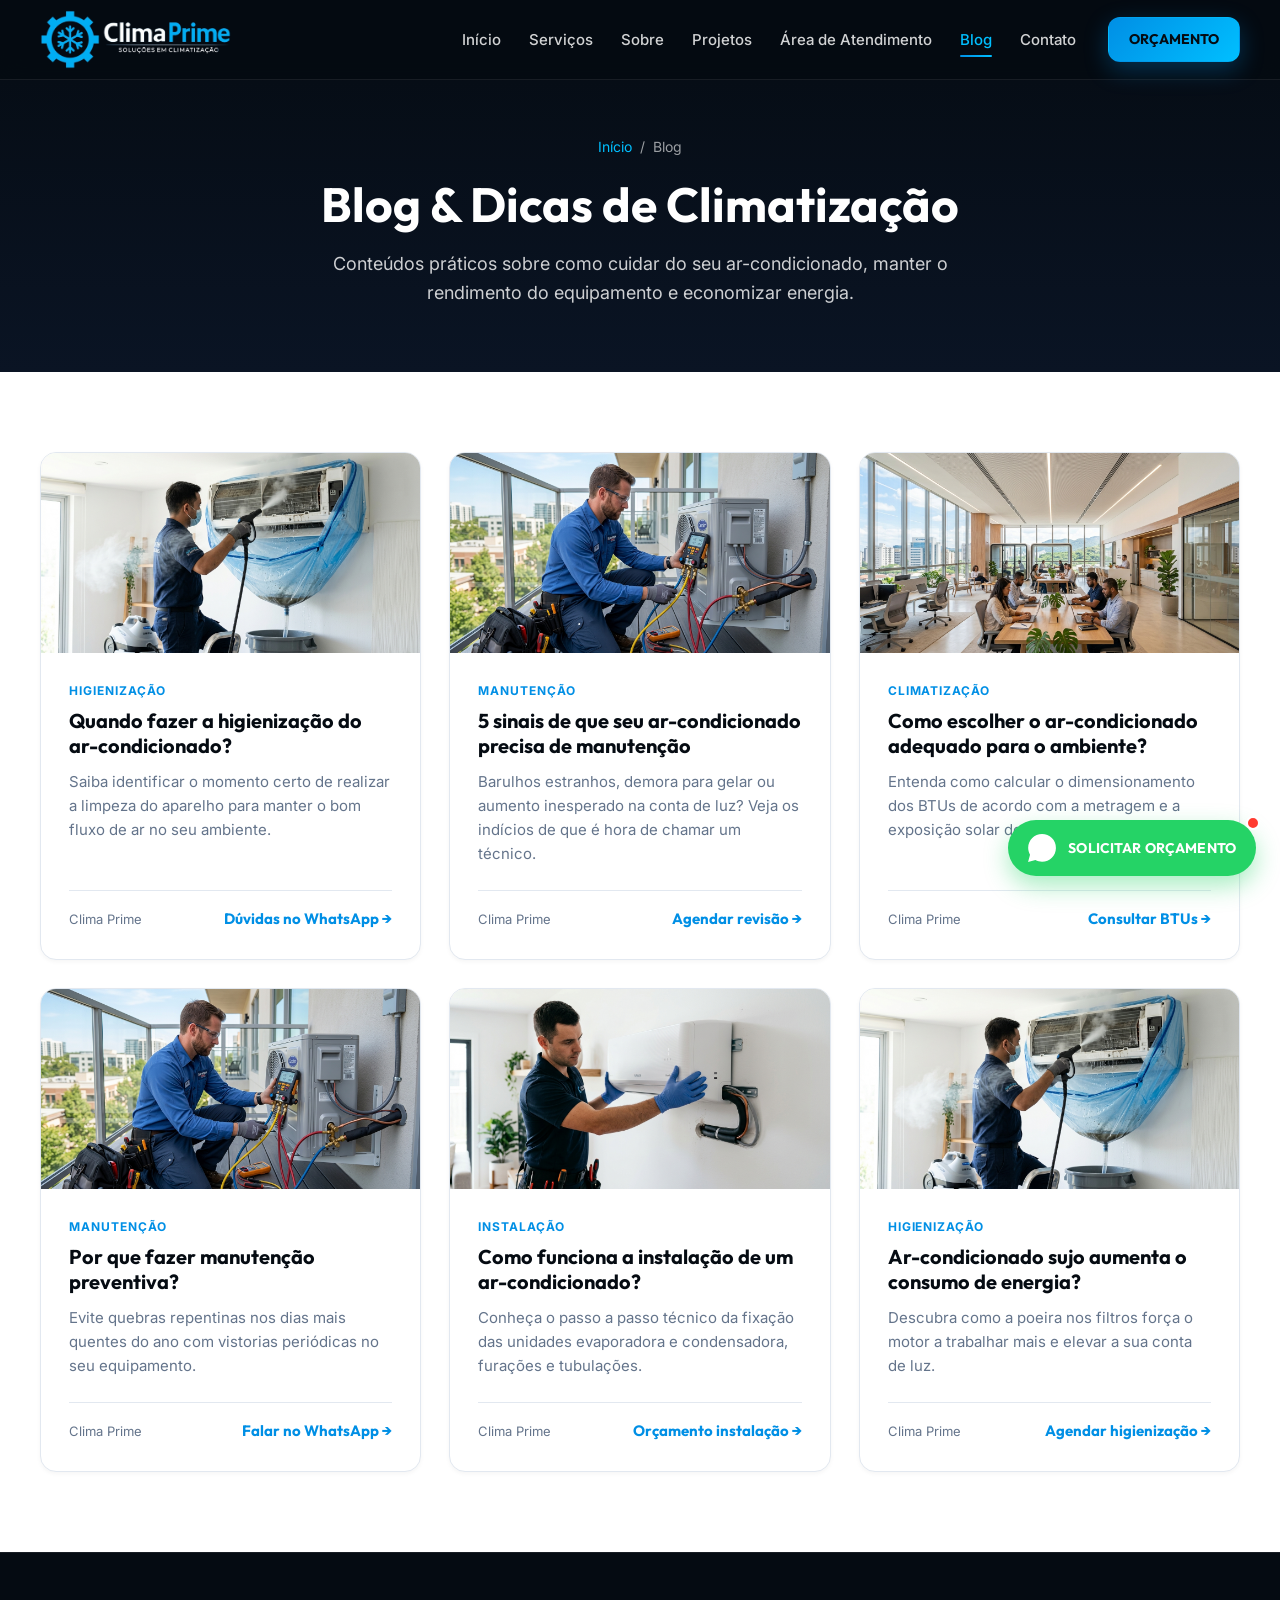
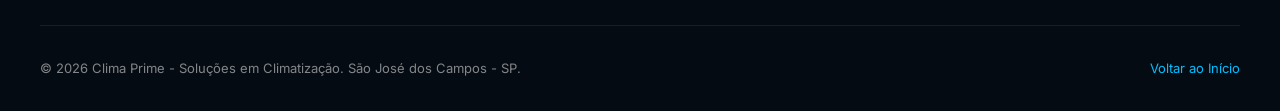
<file: blog.html>
<!DOCTYPE html>
<html lang="pt-BR">
<head>
  <!-- Google tag (gtag.js) - Google Analytics -->
  <script async src="https://www.googletagmanager.com/gtag/js?id=G-MBHEKTL764"></script>
  <script>
    window.dataLayer = window.dataLayer || [];
    function gtag(){dataLayer.push(arguments);}
    gtag('js', new Date());

    gtag('config', 'G-MBHEKTL764');
  </script>

  <!-- Google tag (gtag.js) - Google Ads -->
  <script async src="https://www.googletagmanager.com/gtag/js?id=AW-18441347849"></script>
  <script>
    window.dataLayer = window.dataLayer || [];
    function gtag(){dataLayer.push(arguments);}
    gtag('js', new Date());

    gtag('config', 'AW-18441347849');
  </script>
  <meta charset="UTF-8">
  <meta name="viewport" content="width=device-width, initial-scale=1.0">
  
  <!-- Local SEO Meta Tags -->
  <title>Blog & Dicas de Climatização | Clima Prime São José dos Campos</title>
  <meta name="description" content="Confira dicas, artigos e orientações sobre instalação, manutenção preventiva e higienização de ar-condicionado em São José dos Campos e região.">
  <link rel="canonical" href="https://climaprime.com.br/blog.html">

  <!-- Open Graph -->
  <meta property="og:type" content="website">
  <meta property="og:url" content="https://climaprime.com.br/blog.html">
  <meta property="og:title" content="Blog & Dicas de Climatização | Clima Prime">
  <meta property="og:description" content="Artigos práticos e dicas sobre como cuidar do seu ar-condicionado.">
  <meta property="og:image" content="assets/images/hero.jpg">

  <!-- Stylesheets -->
  <!-- Favicon -->
  <link rel="icon" type="image/png" href="assets/images/favicon.png">

  <link rel="stylesheet" href="assets/css/styles.css">
</head>
<body>

  <!-- HEADER -->
  <header class="header">
    <div class="container header-inner">
      <a href="index.html" class="logo" aria-label="Clima Prime Home">
        <img src="assets/images/logo.png" alt="Clima Prime - Soluções em Climatização" class="logo-img">
      </a>

      <nav class="nav-desktop">
        <ul class="nav-links">
          <li><a href="index.html" class="nav-link">Início</a></li>
          <li><a href="servicos.html" class="nav-link">Serviços</a></li>
          <li><a href="sobre.html" class="nav-link">Sobre</a></li>
          <li><a href="projetos.html" class="nav-link">Projetos</a></li>
          <li><a href="area-de-atendimento.html" class="nav-link">Área de Atendimento</a></li>
          <li><a href="blog.html" class="nav-link active">Blog</a></li>
          <li><a href="contato.html" class="nav-link">Contato</a></li>
        </ul>
        <a href="#" data-wa-type="general" class="btn btn-primary btn-sm">ORÇAMENTO</a>
      </nav>

      <button class="mobile-toggle" aria-label="Abrir Menu">
        <span></span><span></span><span></span>
      </button>
    </div>
  </header>

  <!-- MOBILE DRAWER -->
  <div class="mobile-overlay"></div>
  <aside class="mobile-drawer">
    <div>
      <div class="logo" style="margin-bottom: 2rem;">
        <img src="assets/images/logo.png" alt="Clima Prime - Soluções em Climatização" class="logo-img">
      </div>
      <ul class="mobile-nav-list">
        <li><a href="index.html" class="mobile-nav-link">Início</a></li>
        <li><a href="blog.html" class="mobile-nav-link active">Blog</a></li>
        <li><a href="servicos.html" class="mobile-nav-link">Serviços</a></li>
        <li><a href="contato.html" class="mobile-nav-link">Contato</a></li>
      </ul>
    </div>
    <div>
      <a href="#" data-wa-type="general" class="btn btn-whatsapp btn-full">SOLICITAR ORÇAMENTO</a>
    </div>
  </aside>

  <!-- FLOATING WHATSAPP BUTTON -->
  <a href="#" data-wa-type="general" class="whatsapp-float" aria-label="Solicitar Orçamento no WhatsApp">
    <span class="whatsapp-badge"></span>
    <svg class="whatsapp-float-icon" viewBox="0 0 24 24"><path d="M.057 24l1.687-6.163c-1.041-1.804-1.588-3.849-1.587-5.946.003-6.556 5.338-11.891 11.893-11.891 3.181.001 6.167 1.24 8.413 3.488 2.245 2.248 3.481 5.236 3.48 8.414-.003 6.557-5.338 11.892-11.893 11.892-1.99-.001-3.951-.5-5.688-1.448l-6.305 1.654z"/></svg>
    <span class="whatsapp-float-text">SOLICITAR ORÇAMENTO</span>
  </a>

  <main>
    <!-- PAGE HERO -->
    <section class="page-hero">
      <div class="container">
        <nav class="breadcrumb">
          <a href="index.html">Início</a> / <span>Blog</span>
        </nav>
        <h1 class="page-hero-title">Blog & Dicas de Climatização</h1>
        <p class="page-hero-subtitle">Conteúdos práticos sobre como cuidar do seu ar-condicionado, manter o rendimento do equipamento e economizar energia.</p>
      </div>
    </section>

    <!-- BLOG GRID -->
    <section class="section-padding">
      <div class="container">
        <div class="services-grid" style="grid-template-columns: repeat(auto-fit, minmax(320px, 1fr));">
          
          <!-- Article 1 -->
          <article class="service-card">
            <div class="service-card-img-container">
              <img src="assets/images/higienizacao.jpg" alt="Higienização de ar-condicionado" class="service-card-img">
            </div>
            <div class="service-card-body">
              <span class="project-category">Higienização</span>
              <h3 class="service-card-title">Quando fazer a higienização do ar-condicionado?</h3>
              <p class="service-card-desc">Saiba identificar o momento certo de realizar a limpeza do aparelho para manter o bom fluxo de ar no seu ambiente.</p>
              <div style="margin-top:auto;padding-top:1rem;border-top:1px solid var(--color-border);display:flex;justify-content:space-between;align-items:center;">
                <span style="font-size:0.8125rem;color:var(--color-text-muted);">Clima Prime</span>
                <a href="#" data-wa-type="higienizacao" class="service-card-link">Dúvidas no WhatsApp &rarr;</a>
              </div>
            </div>
          </article>

          <!-- Article 2 -->
          <article class="service-card">
            <div class="service-card-img-container">
              <img src="assets/images/manutencao.jpg" alt="5 sinais de manutenção" class="service-card-img">
            </div>
            <div class="service-card-body">
              <span class="project-category">Manutenção</span>
              <h3 class="service-card-title">5 sinais de que seu ar-condicionado precisa de manutenção</h3>
              <p class="service-card-desc">Barulhos estranhos, demora para gelar ou aumento inesperado na conta de luz? Veja os indícios de que é hora de chamar um técnico.</p>
              <div style="margin-top:auto;padding-top:1rem;border-top:1px solid var(--color-border);display:flex;justify-content:space-between;align-items:center;">
                <span style="font-size:0.8125rem;color:var(--color-text-muted);">Clima Prime</span>
                <a href="#" data-wa-type="manutencao" class="service-card-link">Agendar revisão &rarr;</a>
              </div>
            </div>
          </article>

          <!-- Article 3 -->
          <article class="service-card">
            <div class="service-card-img-container">
              <img src="assets/images/climatizacao.jpg" alt="Como escolher o ar-condicionado" class="service-card-img">
            </div>
            <div class="service-card-body">
              <span class="project-category">Climatização</span>
              <h3 class="service-card-title">Como escolher o ar-condicionado adequado para o ambiente?</h3>
              <p class="service-card-desc">Entenda como calcular o dimensionamento dos BTUs de acordo com a metragem e a exposição solar do seu espaço.</p>
              <div style="margin-top:auto;padding-top:1rem;border-top:1px solid var(--color-border);display:flex;justify-content:space-between;align-items:center;">
                <span style="font-size:0.8125rem;color:var(--color-text-muted);">Clima Prime</span>
                <a href="#" data-wa-type="climatizacao" class="service-card-link">Consultar BTUs &rarr;</a>
              </div>
            </div>
          </article>

          <!-- Article 4 -->
          <article class="service-card">
            <div class="service-card-img-container">
              <img src="assets/images/manutencao.jpg" alt="Manutenção preventiva" class="service-card-img">
            </div>
            <div class="service-card-body">
              <span class="project-category">Manutenção</span>
              <h3 class="service-card-title">Por que fazer manutenção preventiva?</h3>
              <p class="service-card-desc">Evite quebras repentinas nos dias mais quentes do ano com vistorias periódicas no seu equipamento.</p>
              <div style="margin-top:auto;padding-top:1rem;border-top:1px solid var(--color-border);display:flex;justify-content:space-between;align-items:center;">
                <span style="font-size:0.8125rem;color:var(--color-text-muted);">Clima Prime</span>
                <a href="#" data-wa-type="manutencao" class="service-card-link">Falar no WhatsApp &rarr;</a>
              </div>
            </div>
          </article>

          <!-- Article 5 -->
          <article class="service-card">
            <div class="service-card-img-container">
              <img src="assets/images/instalacao.jpg" alt="Como funciona a instalação" class="service-card-img">
            </div>
            <div class="service-card-body">
              <span class="project-category">Instalação</span>
              <h3 class="service-card-title">Como funciona a instalação de um ar-condicionado?</h3>
              <p class="service-card-desc">Conheça o passo a passo técnico da fixação das unidades evaporadora e condensadora, furações e tubulações.</p>
              <div style="margin-top:auto;padding-top:1rem;border-top:1px solid var(--color-border);display:flex;justify-content:space-between;align-items:center;">
                <span style="font-size:0.8125rem;color:var(--color-text-muted);">Clima Prime</span>
                <a href="#" data-wa-type="instalacao" class="service-card-link">Orçamento instalação &rarr;</a>
              </div>
            </div>
          </article>

          <!-- Article 6 -->
          <article class="service-card">
            <div class="service-card-img-container">
              <img src="assets/images/higienizacao.jpg" alt="Ar condicionado sujo consome mais energia" class="service-card-img">
            </div>
            <div class="service-card-body">
              <span class="project-category">Higienização</span>
              <h3 class="service-card-title">Ar-condicionado sujo aumenta o consumo de energia?</h3>
              <p class="service-card-desc">Descubra como a poeira nos filtros força o motor a trabalhar mais e elevar a sua conta de luz.</p>
              <div style="margin-top:auto;padding-top:1rem;border-top:1px solid var(--color-border);display:flex;justify-content:space-between;align-items:center;">
                <span style="font-size:0.8125rem;color:var(--color-text-muted);">Clima Prime</span>
                <a href="#" data-wa-type="higienizacao" class="service-card-link">Agendar higienização &rarr;</a>
              </div>
            </div>
          </article>

        </div>
      </div>
    </section>
  </main>

  <footer class="footer">
    <div class="container">
      <div class="footer-bottom">
        <p>&copy; 2026 Clima Prime - Soluções em Climatização. São José dos Campos - SP.</p>
        <p><a href="index.html" style="color:var(--color-cyan-accent);">Voltar ao Início</a></p>
      </div>
    </div>
  </footer>

  <script src="assets/js/analytics.js"></script>
  <script src="assets/js/main.js"></script>
</body>
</html>
</file>
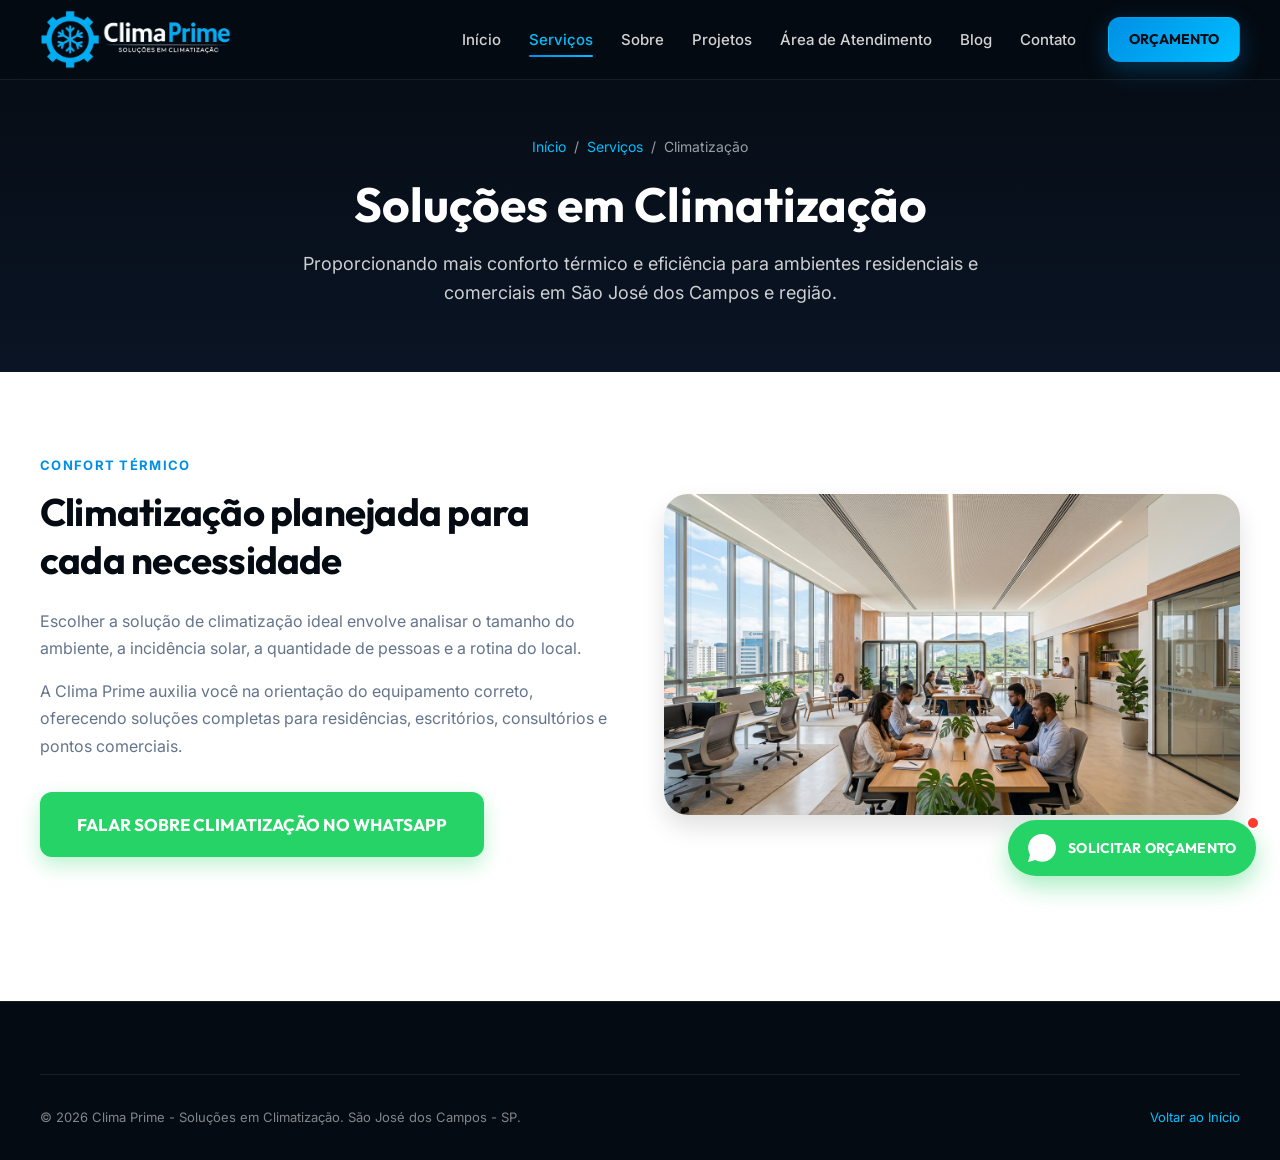
<file: climatizacao.html>
<!DOCTYPE html>
<html lang="pt-BR">
<head>
  <!-- Google tag (gtag.js) - Google Analytics -->
  <script async src="https://www.googletagmanager.com/gtag/js?id=G-MBHEKTL764"></script>
  <script>
    window.dataLayer = window.dataLayer || [];
    function gtag(){dataLayer.push(arguments);}
    gtag('js', new Date());

    gtag('config', 'G-MBHEKTL764');
  </script>

  <!-- Google tag (gtag.js) - Google Ads -->
  <script async src="https://www.googletagmanager.com/gtag/js?id=AW-18441347849"></script>
  <script>
    window.dataLayer = window.dataLayer || [];
    function gtag(){dataLayer.push(arguments);}
    gtag('js', new Date());

    gtag('config', 'AW-18441347849');
  </script>
  <meta charset="UTF-8">
  <meta name="viewport" content="width=device-width, initial-scale=1.0">
  
  <!-- Local SEO Meta Tags -->
  <title>Soluções em Climatização em São José dos Campos | Clima Prime</title>
  <meta name="description" content="Projetos e soluções em climatização para residências e empresas em São José dos Campos, Vale do Paraíba e região. Conforto térmico com eficiência energética.">
  <meta name="keywords" content="soluções em climatização São José dos Campos, projetos climatização SJC, climatização comercial Vale do Paraíba, ar condicionado empresarial SJC">
  <link rel="canonical" href="https://climaprime.com.br/climatizacao.html">

  <!-- Open Graph -->
  <meta property="og:type" content="article">
  <meta property="og:url" content="https://climaprime.com.br/climatizacao.html">
  <meta property="og:title" content="Soluções em Climatização | Clima Prime">
  <meta property="og:description" content="Soluções para proporcionar mais conforto térmico em ambientes residenciais e comerciais.">
  <meta property="og:image" content="assets/images/climatizacao.jpg">

  <!-- Favicon -->
  <link rel="icon" type="image/png" href="assets/images/favicon.png">

  <!-- Stylesheets -->
  <link rel="stylesheet" href="assets/css/styles.css">
</head>
<body>

  <!-- HEADER -->
  <header class="header">
    <div class="container header-inner">
      <a href="index.html" class="logo" aria-label="Clima Prime Home">
        <img src="assets/images/logo.png" alt="Clima Prime - Soluções em Climatização" class="logo-img">
      </a>

      <nav class="nav-desktop">
        <ul class="nav-links">
          <li><a href="index.html" class="nav-link">Início</a></li>
          <li class="nav-item-dropdown">
            <a href="servicos.html" class="nav-link active">Serviços</a>
            <ul class="dropdown-menu">
              <li><a href="instalacao-ar-condicionado.html" class="dropdown-link">Instalação</a></li>
              <li><a href="manutencao-ar-condicionado.html" class="dropdown-link">Manutenção</a></li>
              <li><a href="higienizacao-ar-condicionado.html" class="dropdown-link">Higienização</a></li>
              <li><a href="climatizacao.html" class="dropdown-link">Climatização</a></li>
            </ul>
          </li>
          <li><a href="sobre.html" class="nav-link">Sobre</a></li>
          <li><a href="projetos.html" class="nav-link">Projetos</a></li>
          <li><a href="area-de-atendimento.html" class="nav-link">Área de Atendimento</a></li>
          <li><a href="blog.html" class="nav-link">Blog</a></li>
          <li><a href="contato.html" class="nav-link">Contato</a></li>
        </ul>
        <a href="#" data-wa-type="climatizacao" class="btn btn-primary btn-sm">ORÇAMENTO</a>
      </nav>

      <button class="mobile-toggle" aria-label="Abrir Menu">
        <span></span><span></span><span></span>
      </button>
    </div>
  </header>

  <!-- MOBILE DRAWER -->
  <div class="mobile-overlay"></div>
  <aside class="mobile-drawer">
    <div>
      <div class="logo" style="margin-bottom: 2rem;">
        <img src="assets/images/logo.png" alt="Clima Prime - Soluções em Climatização" class="logo-img">
      </div>
      <ul class="mobile-nav-list">
        <li><a href="index.html" class="mobile-nav-link">Início</a></li>
        <li><a href="climatizacao.html" class="mobile-nav-link active">Climatização</a></li>
        <li><a href="instalacao-ar-condicionado.html" class="mobile-nav-link">Instalação</a></li>
        <li><a href="manutencao-ar-condicionado.html" class="mobile-nav-link">Manutenção</a></li>
        <li><a href="higienizacao-ar-condicionado.html" class="mobile-nav-link">Higienização</a></li>
        <li><a href="contato.html" class="mobile-nav-link">Contato</a></li>
      </ul>
    </div>
    <div>
      <a href="#" data-wa-type="climatizacao" class="btn btn-whatsapp btn-full">SOLICITAR ORÇAMENTO</a>
    </div>
  </aside>

  <!-- FLOATING WHATSAPP BUTTON -->
  <a href="#" data-wa-type="climatizacao" class="whatsapp-float" aria-label="Solicitar Orçamento no WhatsApp">
    <span class="whatsapp-badge"></span>
    <svg class="whatsapp-float-icon" viewBox="0 0 24 24"><path d="M.057 24l1.687-6.163c-1.041-1.804-1.588-3.849-1.587-5.946.003-6.556 5.338-11.891 11.893-11.891 3.181.001 6.167 1.24 8.413 3.488 2.245 2.248 3.481 5.236 3.48 8.414-.003 6.557-5.338 11.892-11.893 11.892-1.99-.001-3.951-.5-5.688-1.448l-6.305 1.654z"/></svg>
    <span class="whatsapp-float-text">SOLICITAR ORÇAMENTO</span>
  </a>

  <main>
    <!-- PAGE HERO -->
    <section class="page-hero">
      <div class="container">
        <nav class="breadcrumb">
          <a href="index.html">Início</a> / <a href="servicos.html">Serviços</a> / <span>Climatização</span>
        </nav>
        <h1 class="page-hero-title">Soluções em Climatização</h1>
        <p class="page-hero-subtitle">Proporcionando mais conforto térmico e eficiência para ambientes residenciais e comerciais em São José dos Campos e região.</p>
      </div>
    </section>

    <section class="section-padding">
      <div class="container">
        <div style="display:grid;grid-template-columns:1fr 1fr;gap:3rem;align-items:center;margin-bottom:4rem;">
          <div>
            <span class="section-tag">CONFORT TÉRMICO</span>
            <h2 class="section-title" style="margin-bottom:1.5rem;">Climatização planejada para cada necessidade</h2>
            <p style="color:var(--color-text-muted);margin-bottom:1rem;line-height:1.7;">
              Escolher a solução de climatização ideal envolve analisar o tamanho do ambiente, a incidência solar, a quantidade de pessoas e a rotina do local.
            </p>
            <p style="color:var(--color-text-muted);margin-bottom:2rem;line-height:1.7;">
              A Clima Prime auxilia você na orientação do equipamento correto, oferecendo soluções completas para residências, escritórios, consultórios e pontos comerciais.
            </p>

            <a href="#" data-wa-type="climatizacao" class="btn btn-whatsapp btn-lg">
              FALAR SOBRE CLIMATIZAÇÃO NO WHATSAPP
            </a>
          </div>
          <div>
            <img src="assets/images/climatizacao.jpg" alt="Soluções em Climatização Clima Prime" style="border-radius:var(--radius-xl);box-shadow:var(--shadow-lg);">
          </div>
        </div>
      </div>
    </section>
  </main>

  <footer class="footer">
    <div class="container">
      <div class="footer-bottom">
        <p>&copy; 2026 Clima Prime - Soluções em Climatização. São José dos Campos - SP.</p>
        <p><a href="index.html" style="color:var(--color-cyan-accent);">Voltar ao Início</a></p>
      </div>
    </div>
  </footer>

  <script src="assets/js/analytics.js"></script>
  <script src="assets/js/main.js"></script>
</body>
</html>
</file>
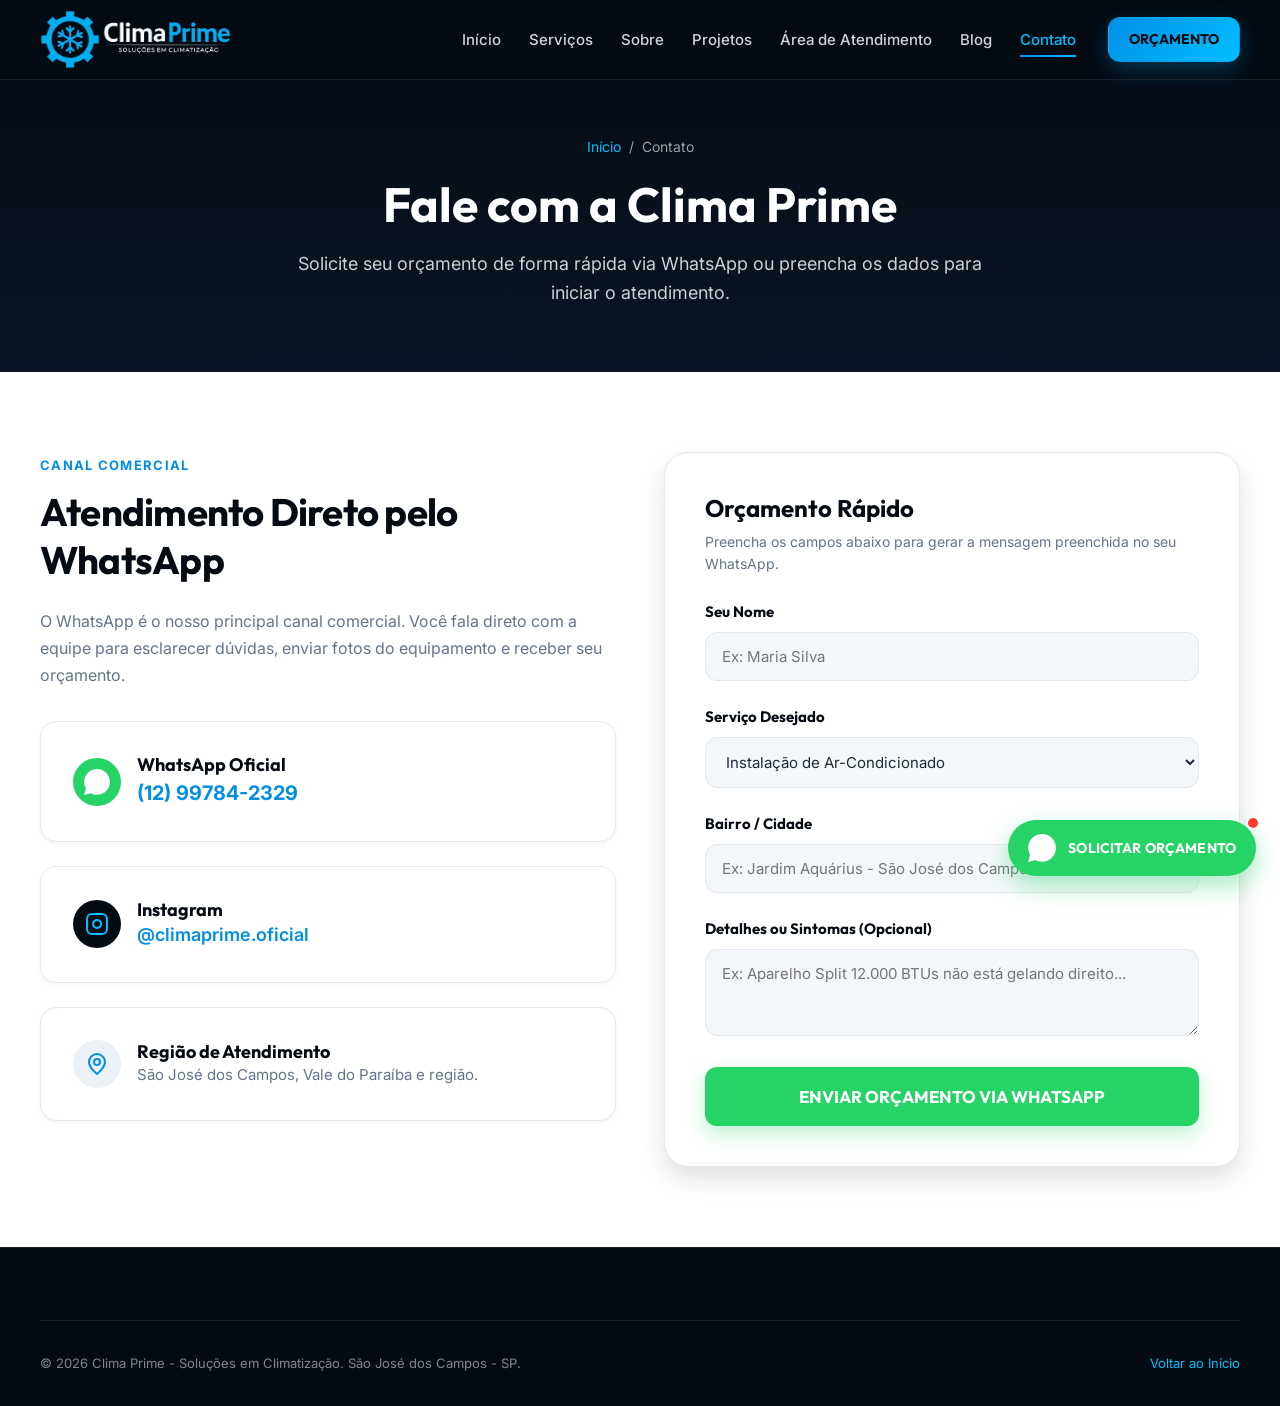
<file: contato.html>
<!DOCTYPE html>
<html lang="pt-BR">
<head>
  <!-- Google tag (gtag.js) - Google Analytics -->
  <script async src="https://www.googletagmanager.com/gtag/js?id=G-MBHEKTL764"></script>
  <script>
    window.dataLayer = window.dataLayer || [];
    function gtag(){dataLayer.push(arguments);}
    gtag('js', new Date());

    gtag('config', 'G-MBHEKTL764');
  </script>

  <!-- Google tag (gtag.js) - Google Ads -->
  <script async src="https://www.googletagmanager.com/gtag/js?id=AW-18441347849"></script>
  <script>
    window.dataLayer = window.dataLayer || [];
    function gtag(){dataLayer.push(arguments);}
    gtag('js', new Date());

    gtag('config', 'AW-18441347849');
  </script>
  <meta charset="UTF-8">
  <meta name="viewport" content="width=device-width, initial-scale=1.0">
  
  <!-- Local SEO Meta Tags -->
  <title>Contato e Orçamento | Clima Prime São José dos Campos</title>
  <meta name="description" content="Entre em contato com a Clima Prime. Solicite seu orçamento para instalação, manutenção ou higienização de ar-condicionado em São José dos Campos e região pelo WhatsApp!">
  <link rel="canonical" href="https://climaprime.com.br/contato.html">

  <!-- Open Graph -->
  <meta property="og:type" content="website">
  <meta property="og:url" content="https://climaprime.com.br/contato.html">
  <meta property="og:title" content="Contato & Orçamento | Clima Prime">
  <meta property="og:description" content="Solicite seu orçamento de ar-condicionado rapidamente pelo WhatsApp.">
  <meta property="og:image" content="assets/images/hero.jpg">

  <!-- Stylesheets -->
  <!-- Favicon -->
  <link rel="icon" type="image/png" href="assets/images/favicon.png">

  <link rel="stylesheet" href="assets/css/styles.css">
</head>
<body>

  <!-- HEADER -->
  <header class="header">
    <div class="container header-inner">
      <a href="index.html" class="logo" aria-label="Clima Prime Home">
        <img src="assets/images/logo.png" alt="Clima Prime - Soluções em Climatização" class="logo-img">
      </a>

      <nav class="nav-desktop">
        <ul class="nav-links">
          <li><a href="index.html" class="nav-link">Início</a></li>
          <li><a href="servicos.html" class="nav-link">Serviços</a></li>
          <li><a href="sobre.html" class="nav-link">Sobre</a></li>
          <li><a href="projetos.html" class="nav-link">Projetos</a></li>
          <li><a href="area-de-atendimento.html" class="nav-link">Área de Atendimento</a></li>
          <li><a href="blog.html" class="nav-link">Blog</a></li>
          <li><a href="contato.html" class="nav-link active">Contato</a></li>
        </ul>
        <a href="#" data-wa-type="general" class="btn btn-primary btn-sm">ORÇAMENTO</a>
      </nav>

      <button class="mobile-toggle" aria-label="Abrir Menu">
        <span></span><span></span><span></span>
      </button>
    </div>
  </header>

  <!-- MOBILE DRAWER -->
  <div class="mobile-overlay"></div>
  <aside class="mobile-drawer">
    <div>
      <div class="logo" style="margin-bottom: 2rem;">
        <img src="assets/images/logo.png" alt="Clima Prime - Soluções em Climatização" class="logo-img">
      </div>
      <ul class="mobile-nav-list">
        <li><a href="index.html" class="mobile-nav-link">Início</a></li>
        <li><a href="contato.html" class="mobile-nav-link active">Contato</a></li>
        <li><a href="servicos.html" class="mobile-nav-link">Serviços</a></li>
      </ul>
    </div>
    <div>
      <a href="#" data-wa-type="general" class="btn btn-whatsapp btn-full">SOLICITAR ORÇAMENTO</a>
    </div>
  </aside>

  <!-- FLOATING WHATSAPP BUTTON -->
  <a href="#" data-wa-type="general" class="whatsapp-float" aria-label="Solicitar Orçamento no WhatsApp">
    <span class="whatsapp-badge"></span>
    <svg class="whatsapp-float-icon" viewBox="0 0 24 24"><path d="M.057 24l1.687-6.163c-1.041-1.804-1.588-3.849-1.587-5.946.003-6.556 5.338-11.891 11.893-11.891 3.181.001 6.167 1.24 8.413 3.488 2.245 2.248 3.481 5.236 3.48 8.414-.003 6.557-5.338 11.892-11.893 11.892-1.99-.001-3.951-.5-5.688-1.448l-6.305 1.654z"/></svg>
    <span class="whatsapp-float-text">SOLICITAR ORÇAMENTO</span>
  </a>

  <main>
    <!-- PAGE HERO -->
    <section class="page-hero">
      <div class="container">
        <nav class="breadcrumb">
          <a href="index.html">Início</a> / <span>Contato</span>
        </nav>
        <h1 class="page-hero-title">Fale com a Clima Prime</h1>
        <p class="page-hero-subtitle">Solicite seu orçamento de forma rápida via WhatsApp ou preencha os dados para iniciar o atendimento.</p>
      </div>
    </section>

    <!-- CONTACT GRID -->
    <section class="section-padding">
      <div class="container">
        <div style="display:grid;grid-template-columns:1fr 1fr;gap:3rem;align-items:start;">
          
          <!-- Column 1: Info & Direct WhatsApp -->
          <div>
            <span class="section-tag">CANAL COMERCIAL</span>
            <h2 class="section-title" style="margin-bottom:1.5rem;">Atendimento Direto pelo WhatsApp</h2>
            <p style="color:var(--color-text-muted);margin-bottom:2rem;line-height:1.7;">
              O WhatsApp é o nosso principal canal comercial. Você fala direto com a equipe para esclarecer dúvidas, enviar fotos do equipamento e receber seu orçamento.
            </p>

            <div class="why-card" style="margin-bottom:1.5rem;">
              <div style="display:flex;align-items:center;gap:1rem;">
                <div style="width:48px;height:48px;background:var(--color-whatsapp);color:#FFF;border-radius:50%;display:flex;align-items:center;justify-content:center;">
                  <svg style="width:26px;height:26px;fill:currentColor;" viewBox="0 0 24 24"><path d="M.057 24l1.687-6.163c-1.041-1.804-1.588-3.849-1.587-5.946.003-6.556 5.338-11.891 11.893-11.891 3.181.001 6.167 1.24 8.413 3.488 2.245 2.248 3.481 5.236 3.48 8.414-.003 6.557-5.338 11.892-11.893 11.892-1.99-.001-3.951-.5-5.688-1.448l-6.305 1.654z"/></svg>
                </div>
                <div>
                  <h4 style="font-size:1.125rem;">WhatsApp Oficial</h4>
                  <a href="#" data-wa-type="general" style="font-size:1.25rem;font-weight:700;color:var(--color-blue-primary);">(12) 99784-2329</a>
                </div>
              </div>
            </div>

            <div class="why-card" style="margin-bottom:1.5rem;">
              <div style="display:flex;align-items:center;gap:1rem;">
                <div style="width:48px;height:48px;background:var(--color-dark);color:var(--color-cyan-accent);border-radius:50%;display:flex;align-items:center;justify-content:center;">
                  <svg style="width:24px;height:24px;" viewBox="0 0 24 24" fill="none" stroke="currentColor" stroke-width="2"><rect x="2" y="2" width="20" height="20" rx="5" ry="5"/><path d="M16 11.37A4 4 0 1 1 12.63 8 4 4 0 0 1 16 11.37z"/><line x1="17.5" y1="6.5" x2="17.51" y2="6.5"/></svg>
                </div>
                <div>
                  <h4 style="font-size:1.125rem;">Instagram</h4>
                  <a href="https://instagram.com/climaprime.oficial" target="_blank" rel="noopener noreferrer" style="font-size:1.125rem;font-weight:600;color:var(--color-blue-primary);">@climaprime.oficial</a>
                </div>
              </div>
            </div>

            <div class="why-card">
              <div style="display:flex;align-items:center;gap:1rem;">
                <div style="width:48px;height:48px;background:var(--color-bg-subtle);color:var(--color-blue-primary);border-radius:50%;display:flex;align-items:center;justify-content:center;">
                  <svg style="width:24px;height:24px;" viewBox="0 0 24 24" fill="none" stroke="currentColor" stroke-width="2"><path d="M12 2a8 8 0 0 0-8 8c0 5.25 8 12 8 12s8-6.75 8-12a8 8 0 0 0-8-8z"/><circle cx="12" cy="10" r="3"/></svg>
                </div>
                <div>
                  <h4 style="font-size:1.125rem;">Região de Atendimento</h4>
                  <p style="font-size:0.9375rem;color:var(--color-text-muted);">São José dos Campos, Vale do Paraíba e região.</p>
                </div>
              </div>
            </div>
          </div>

          <!-- Column 2: Quick Quote Generator Form -->
          <div class="quote-card">
            <h3 style="font-size:1.5rem;margin-bottom:0.5rem;color:var(--color-dark);">Orçamento Rápido</h3>
            <p style="font-size:0.875rem;color:var(--color-text-muted);margin-bottom:1.5rem;">Preencha os campos abaixo para gerar a mensagem preenchida no seu WhatsApp.</p>

            <form id="quick-quote-form">
              <div class="form-group">
                <label class="form-label" for="quote-name">Seu Nome</label>
                <input type="text" id="quote-name" class="form-input" placeholder="Ex: Maria Silva" required>
              </div>

              <div class="form-group">
                <label class="form-label" for="quote-service">Serviço Desejado</label>
                <select id="quote-service" class="form-select" required>
                  <option value="Instalação de Ar-Condicionado">Instalação de Ar-Condicionado</option>
                  <option value="Manutenção de Ar-Condicionado">Manutenção de Ar-Condicionado</option>
                  <option value="Higienização de Ar-Condicionado">Higienização de Ar-Condicionado</option>
                  <option value="Soluções em Climatização">Soluções em Climatização</option>
                  <option value="Avaliação de Equipamento com Defeito">Avaliação de Equipamento com Defeito</option>
                </select>
              </div>

              <div class="form-group">
                <label class="form-label" for="quote-location">Bairro / Cidade</label>
                <input type="text" id="quote-location" class="form-input" placeholder="Ex: Jardim Aquárius - São José dos Campos" required>
              </div>

              <div class="form-group">
                <label class="form-label" for="quote-details">Detalhes ou Sintomas (Opcional)</label>
                <textarea id="quote-details" class="form-textarea" rows="3" placeholder="Ex: Aparelho Split 12.000 BTUs não está gelando direito..."></textarea>
              </div>

              <button type="submit" class="btn btn-whatsapp btn-full btn-lg">
                ENVIAR ORÇAMENTO VIA WHATSAPP
              </button>
            </form>
          </div>

        </div>
      </div>
    </section>
  </main>

  <footer class="footer">
    <div class="container">
      <div class="footer-bottom">
        <p>&copy; 2026 Clima Prime - Soluções em Climatização. São José dos Campos - SP.</p>
        <p><a href="index.html" style="color:var(--color-cyan-accent);">Voltar ao Início</a></p>
      </div>
    </div>
  </footer>

  <script src="assets/js/analytics.js"></script>
  <script src="assets/js/main.js"></script>
</body>
</html>
</file>
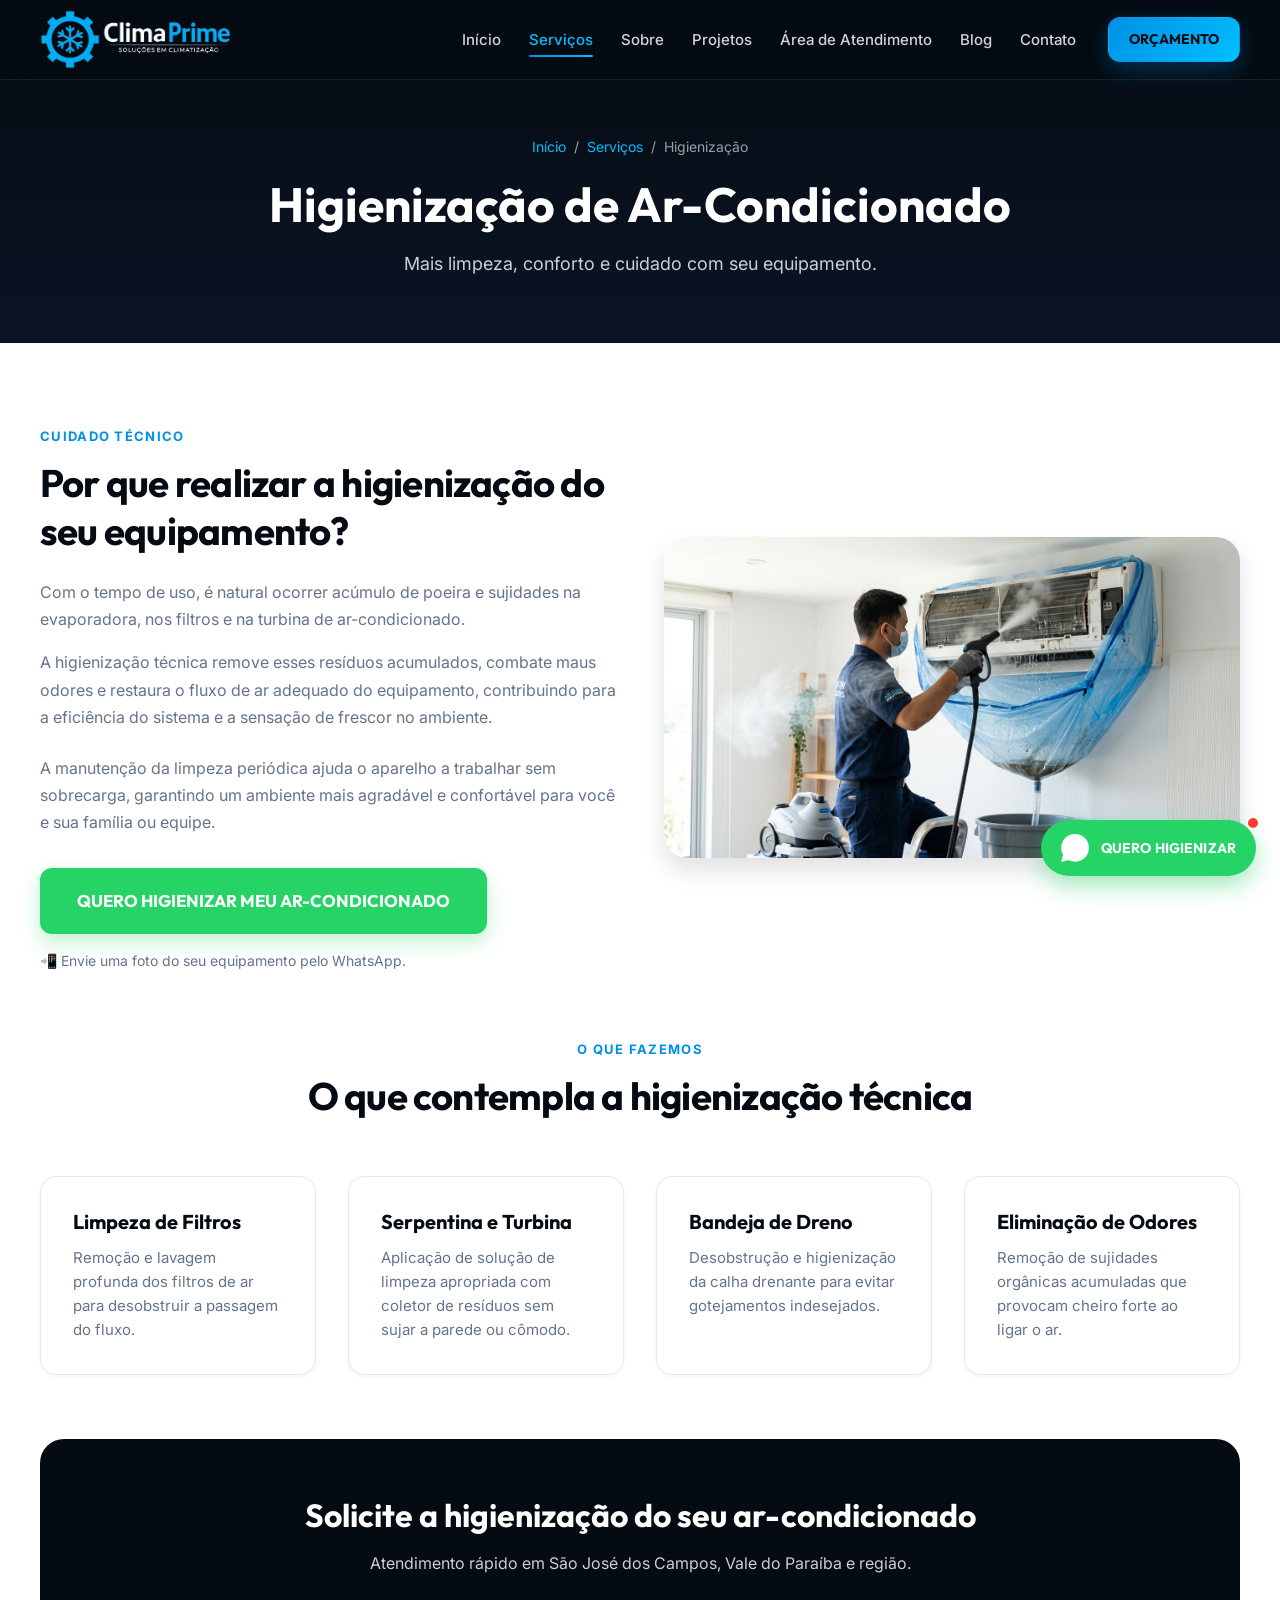
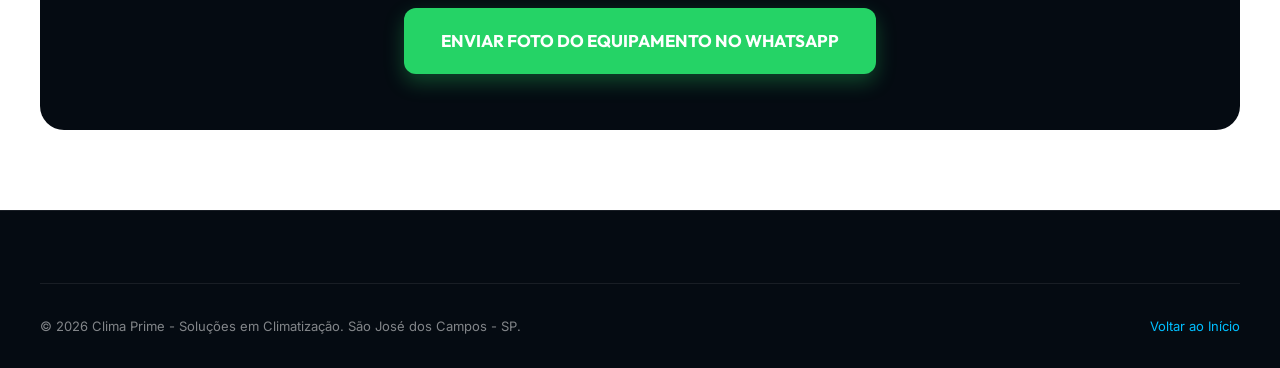
<file: higienizacao-ar-condicionado.html>
<!DOCTYPE html>
<html lang="pt-BR">
<head>
  <!-- Google tag (gtag.js) - Google Analytics -->
  <script async src="https://www.googletagmanager.com/gtag/js?id=G-MBHEKTL764"></script>
  <script>
    window.dataLayer = window.dataLayer || [];
    function gtag(){dataLayer.push(arguments);}
    gtag('js', new Date());

    gtag('config', 'G-MBHEKTL764');
  </script>

  <!-- Google tag (gtag.js) - Google Ads -->
  <script async src="https://www.googletagmanager.com/gtag/js?id=AW-18441347849"></script>
  <script>
    window.dataLayer = window.dataLayer || [];
    function gtag(){dataLayer.push(arguments);}
    gtag('js', new Date());

    gtag('config', 'AW-18441347849');
  </script>
  <meta charset="UTF-8">
  <meta name="viewport" content="width=device-width, initial-scale=1.0">
  
  <!-- Local SEO Meta Tags -->
  <title>Higienização de Ar-Condicionado | Clima Prime São José dos Campos</title>
  <meta name="description" content="Higienização e limpeza de ar-condicionado em São José dos Campos e região. Mais limpeza, conforto e cuidado com seu equipamento. Solicite seu orçamento via WhatsApp!">
  <meta name="keywords" content="higienização de ar condicionado São José dos Campos, limpeza de ar condicionado SJC, higienização split Vale do Paraíba, limpeza evaporadora ar condicionado">
  <link rel="canonical" href="https://climaprime.com.br/higienizacao-ar-condicionado.html">

  <!-- Open Graph -->
  <meta property="og:type" content="article">
  <meta property="og:url" content="https://climaprime.com.br/higienizacao-ar-condicionado.html">
  <meta property="og:title" content="Higienização de Ar-Condicionado | Clima Prime">
  <meta property="og:description" content="Mais limpeza, conforto e cuidado com seu equipamento em São José dos Campos e região.">
  <meta property="og:image" content="assets/images/higienizacao.jpg">

  <!-- Favicon -->
  <link rel="icon" type="image/png" href="assets/images/favicon.png">

  <!-- Stylesheets -->
  <link rel="stylesheet" href="assets/css/styles.css">
</head>
<body>

  <!-- HEADER -->
  <header class="header">
    <div class="container header-inner">
      <a href="index.html" class="logo" aria-label="Clima Prime Home">
        <img src="assets/images/logo.png" alt="Clima Prime - Soluções em Climatização" class="logo-img">
      </a>

      <nav class="nav-desktop">
        <ul class="nav-links">
          <li><a href="index.html" class="nav-link">Início</a></li>
          <li class="nav-item-dropdown">
            <a href="servicos.html" class="nav-link active">Serviços</a>
            <ul class="dropdown-menu">
              <li><a href="instalacao-ar-condicionado.html" class="dropdown-link">Instalação</a></li>
              <li><a href="manutencao-ar-condicionado.html" class="dropdown-link">Manutenção</a></li>
              <li><a href="higienizacao-ar-condicionado.html" class="dropdown-link">Higienização</a></li>
              <li><a href="climatizacao.html" class="dropdown-link">Climatização</a></li>
            </ul>
          </li>
          <li><a href="sobre.html" class="nav-link">Sobre</a></li>
          <li><a href="projetos.html" class="nav-link">Projetos</a></li>
          <li><a href="area-de-atendimento.html" class="nav-link">Área de Atendimento</a></li>
          <li><a href="blog.html" class="nav-link">Blog</a></li>
          <li><a href="contato.html" class="nav-link">Contato</a></li>
        </ul>
        <a href="#" data-wa-type="higienizacao" class="btn btn-primary btn-sm">ORÇAMENTO</a>
      </nav>

      <button class="mobile-toggle" aria-label="Abrir Menu">
        <span></span><span></span><span></span>
      </button>
    </div>
  </header>

  <!-- MOBILE DRAWER -->
  <div class="mobile-overlay"></div>
  <aside class="mobile-drawer">
    <div>
      <div class="logo" style="margin-bottom: 2rem;">
        <img src="assets/images/logo.png" alt="Clima Prime - Soluções em Climatização" class="logo-img">
      </div>
      <ul class="mobile-nav-list">
        <li><a href="index.html" class="mobile-nav-link">Início</a></li>
        <li><a href="higienizacao-ar-condicionado.html" class="mobile-nav-link active">Higienização</a></li>
        <li><a href="instalacao-ar-condicionado.html" class="mobile-nav-link">Instalação</a></li>
        <li><a href="manutencao-ar-condicionado.html" class="mobile-nav-link">Manutenção</a></li>
        <li><a href="climatizacao.html" class="mobile-nav-link">Climatização</a></li>
        <li><a href="contato.html" class="mobile-nav-link">Contato</a></li>
      </ul>
    </div>
    <div>
      <a href="#" data-wa-type="higienizacao" class="btn btn-whatsapp btn-full">QUERO HIGIENIZAR</a>
    </div>
  </aside>

  <!-- FLOATING WHATSAPP BUTTON -->
  <a href="#" data-wa-type="higienizacao" class="whatsapp-float" aria-label="Solicitar Higienização no WhatsApp">
    <span class="whatsapp-badge"></span>
    <svg class="whatsapp-float-icon" viewBox="0 0 24 24"><path d="M.057 24l1.687-6.163c-1.041-1.804-1.588-3.849-1.587-5.946.003-6.556 5.338-11.891 11.893-11.891 3.181.001 6.167 1.24 8.413 3.488 2.245 2.248 3.481 5.236 3.48 8.414-.003 6.557-5.338 11.892-11.893 11.892-1.99-.001-3.951-.5-5.688-1.448l-6.305 1.654z"/></svg>
    <span class="whatsapp-float-text">QUERO HIGIENIZAR</span>
  </a>

  <main>
    <!-- PAGE HERO -->
    <section class="page-hero">
      <div class="container">
        <nav class="breadcrumb">
          <a href="index.html">Início</a> / <a href="servicos.html">Serviços</a> / <span>Higienização</span>
        </nav>
        <h1 class="page-hero-title">Higienização de Ar-Condicionado</h1>
        <p class="page-hero-subtitle">Mais limpeza, conforto e cuidado com seu equipamento.</p>
      </div>
    </section>

    <!-- CONTENT SECTION -->
    <section class="section-padding">
      <div class="container">
        <div style="display:grid;grid-template-columns:1fr 1fr;gap:3rem;align-items:center;margin-bottom:4rem;">
          <div>
            <span class="section-tag">CUIDADO TÉCNICO</span>
            <h2 class="section-title" style="margin-bottom:1.5rem;">Por que realizar a higienização do seu equipamento?</h2>
            <p style="color:var(--color-text-muted);margin-bottom:1rem;line-height:1.7;">
              Com o tempo de uso, é natural ocorrer acúmulo de poeira e sujidades na evaporadora, nos filtros e na turbina de ar-condicionado.
            </p>
            <p style="color:var(--color-text-muted);margin-bottom:1.5rem;line-height:1.7;">
              A higienização técnica remove esses resíduos acumulados, combate maus odores e restaura o fluxo de ar adequado do equipamento, contribuindo para a eficiência do sistema e a sensação de frescor no ambiente.
            </p>
            <p style="color:var(--color-text-muted);margin-bottom:2rem;line-height:1.7;">
              A manutenção da limpeza periódica ajuda o aparelho a trabalhar sem sobrecarga, garantindo um ambiente mais agradável e confortável para você e sua família ou equipe.
            </p>

            <a href="#" data-wa-type="higienizacao" class="btn btn-whatsapp btn-lg" style="margin-bottom:1rem;">
              QUERO HIGIENIZAR MEU AR-CONDICIONADO
            </a>
            <p style="font-size:0.875rem;color:var(--color-text-muted);">
              📲 Envie uma foto do seu equipamento pelo WhatsApp.
            </p>
          </div>
          <div>
            <img src="assets/images/higienizacao.jpg" alt="Higienização profissional de ar-condicionado Clima Prime" style="border-radius:var(--radius-xl);box-shadow:var(--shadow-lg);">
          </div>
        </div>

        <!-- O QUE ESTÁ INCLUSO -->
        <div class="section-header">
          <span class="section-tag">O QUE FAZEMOS</span>
          <h2 class="section-title">O que contempla a higienização técnica</h2>
        </div>

        <div class="why-grid" style="margin-bottom:4rem;">
          <div class="why-card">
            <h3 class="why-title">Limpeza de Filtros</h3>
            <p class="why-desc">Remoção e lavagem profunda dos filtros de ar para desobstruir a passagem do fluxo.</p>
          </div>
          <div class="why-card">
            <h3 class="why-title">Serpentina e Turbina</h3>
            <p class="why-desc">Aplicação de solução de limpeza apropriada com coletor de resíduos sem sujar a parede ou cômodo.</p>
          </div>
          <div class="why-card">
            <h3 class="why-title">Bandeja de Dreno</h3>
            <p class="why-desc">Desobstrução e higienização da calha drenante para evitar gotejamentos indesejados.</p>
          </div>
          <div class="why-card">
            <h3 class="why-title">Eliminação de Odores</h3>
            <p class="why-desc">Remoção de sujidades orgânicas acumuladas que provocam cheiro forte ao ligar o ar.</p>
          </div>
        </div>

        <!-- CTA FINAL HIGIENIZAÇÃO -->
        <div style="background:var(--color-dark);color:#FFF;border-radius:var(--radius-xl);padding:3.5rem 2rem;text-align:center;">
          <h2 style="color:#FFF;font-size:2rem;margin-bottom:1rem;">Solicite a higienização do seu ar-condicionado</h2>
          <p style="color:rgba(255,255,255,0.8);max-width:600px;margin:0 auto 2rem;">
            Atendimento rápido em São José dos Campos, Vale do Paraíba e região.
          </p>
          <a href="#" data-wa-type="foto" class="btn btn-whatsapp btn-lg">
            ENVIAR FOTO DO EQUIPAMENTO NO WHATSAPP
          </a>
        </div>
      </div>
    </section>
  </main>

  <footer class="footer">
    <div class="container">
      <div class="footer-bottom">
        <p>&copy; 2026 Clima Prime - Soluções em Climatização. São José dos Campos - SP.</p>
        <p><a href="index.html" style="color:var(--color-cyan-accent);">Voltar ao Início</a></p>
      </div>
    </div>
  </footer>

  <script src="assets/js/analytics.js"></script>
  <script src="assets/js/main.js"></script>
</body>
</html>
</file>
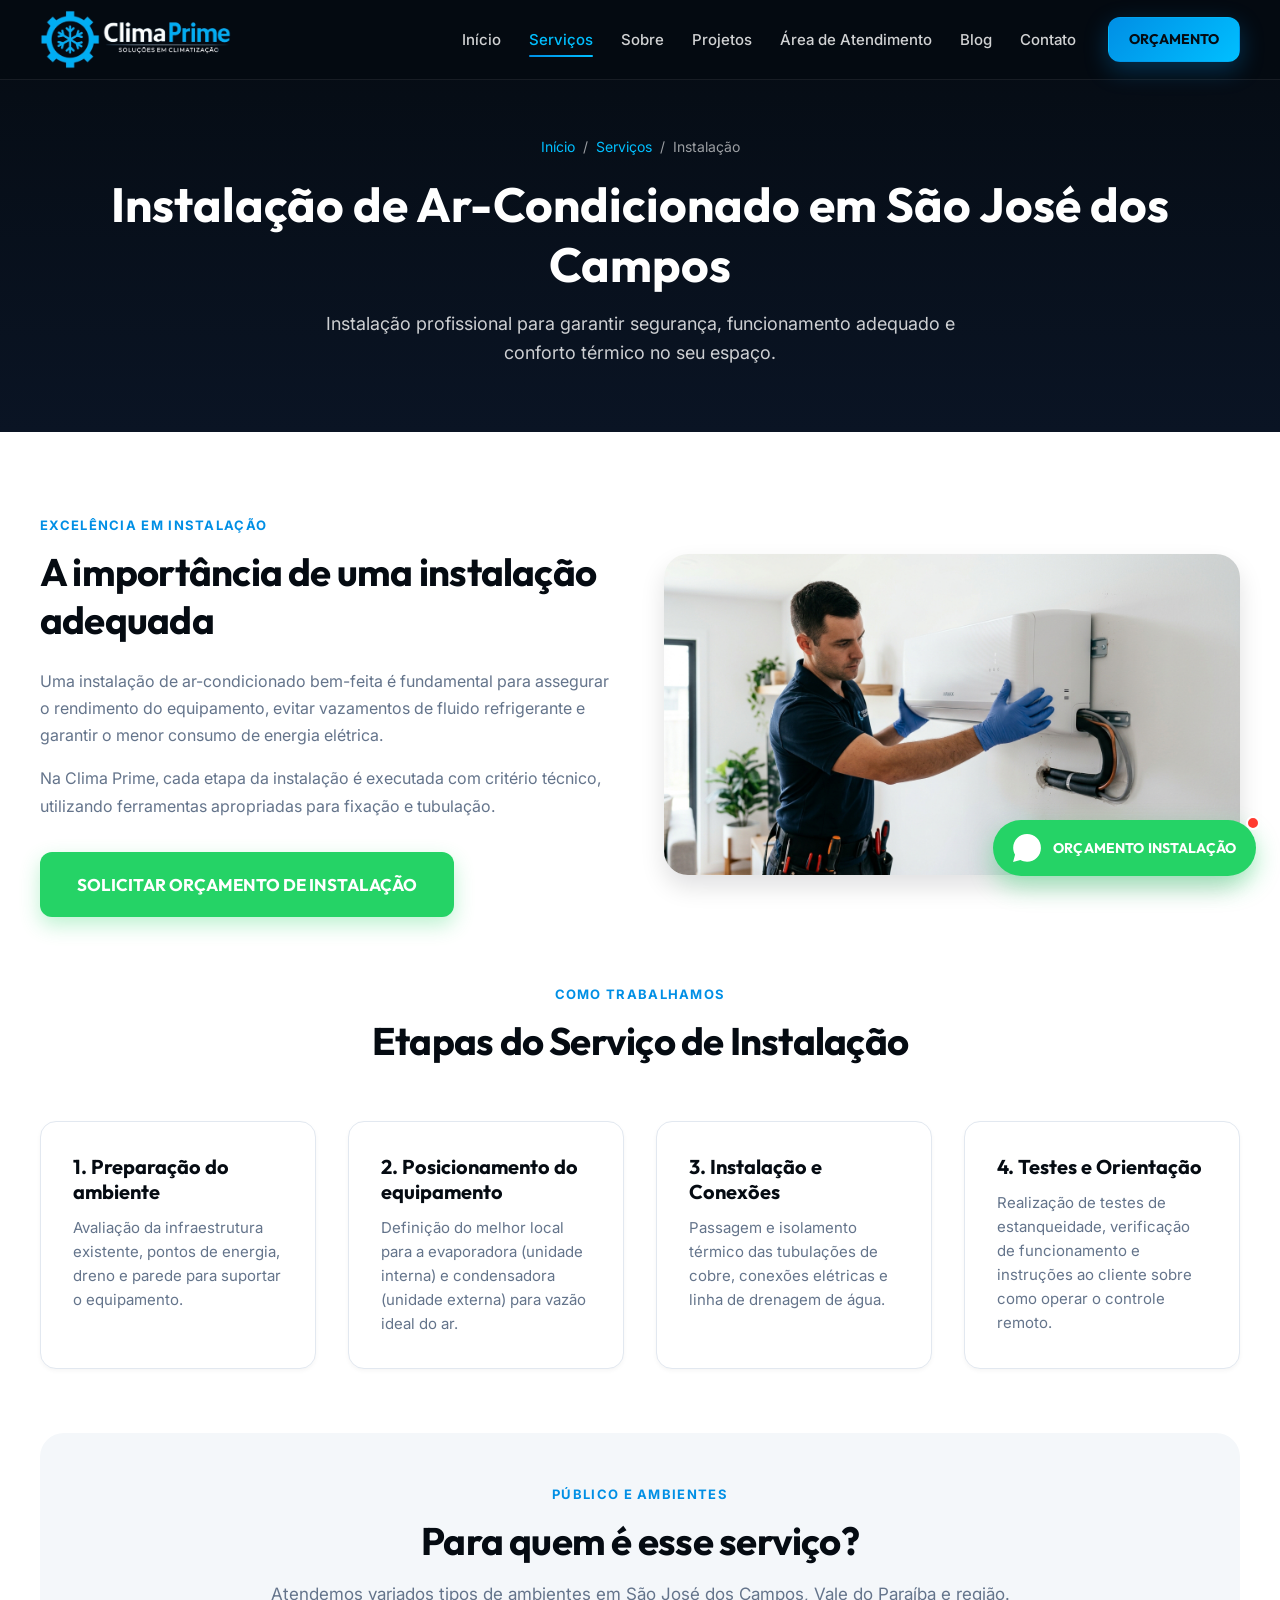
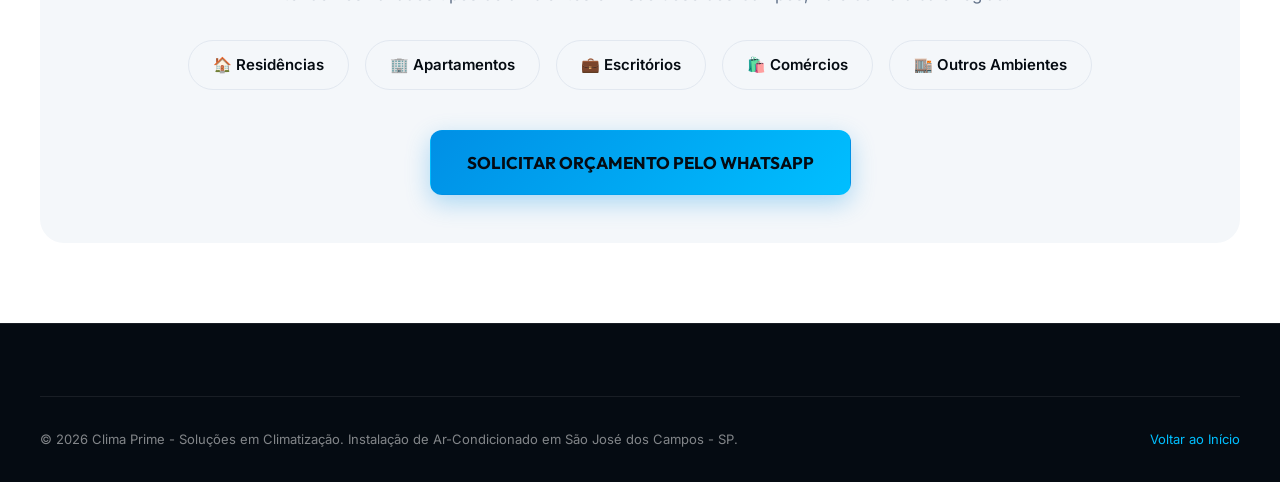
<file: instalacao-ar-condicionado.html>
<!DOCTYPE html>
<html lang="pt-BR">
<head>
  <!-- Google tag (gtag.js) - Google Analytics -->
  <script async src="https://www.googletagmanager.com/gtag/js?id=G-MBHEKTL764"></script>
  <script>
    window.dataLayer = window.dataLayer || [];
    function gtag(){dataLayer.push(arguments);}
    gtag('js', new Date());

    gtag('config', 'G-MBHEKTL764');
  </script>

  <!-- Google tag (gtag.js) - Google Ads -->
  <script async src="https://www.googletagmanager.com/gtag/js?id=AW-18441347849"></script>
  <script>
    window.dataLayer = window.dataLayer || [];
    function gtag(){dataLayer.push(arguments);}
    gtag('js', new Date());

    gtag('config', 'AW-18441347849');
  </script>
  <meta charset="UTF-8">
  <meta name="viewport" content="width=device-width, initial-scale=1.0">
  
  <!-- Local SEO Meta Tags -->
  <title>Instalação de Ar-Condicionado em São José dos Campos | Clima Prime</title>
  <meta name="description" content="Instalação de ar-condicionado em São José dos Campos, Vale do Paraíba e região. Serviço profissional com preparação de ambiente, testes técnicos e orientação. Solicite orçamento!">
  <meta name="keywords" content="instalação de ar condicionado São José dos Campos, instalação split SJC, instalar ar condicionado Vale do Paraíba, empresa instaladora de ar condicionado SJC">
  <link rel="canonical" href="https://climaprime.com.br/instalacao-ar-condicionado.html">

  <!-- Open Graph -->
  <meta property="og:type" content="article">
  <meta property="og:url" content="https://climaprime.com.br/instalacao-ar-condicionado.html">
  <meta property="og:title" content="Instalação de Ar-Condicionado em São José dos Campos | Clima Prime">
  <meta property="og:description" content="Instalação profissional para garantir segurança, funcionamento adequado e conforto térmico.">
  <meta property="og:image" content="assets/images/instalacao.jpg">

  <!-- Favicon -->
  <link rel="icon" type="image/png" href="assets/images/favicon.png">

  <!-- Stylesheets -->
  <link rel="stylesheet" href="assets/css/styles.css">
</head>
<body>

  <!-- HEADER -->
  <header class="header">
    <div class="container header-inner">
      <a href="index.html" class="logo" aria-label="Clima Prime Home">
        <img src="assets/images/logo.png" alt="Clima Prime - Soluções em Climatização" class="logo-img">
      </a>

      <nav class="nav-desktop">
        <ul class="nav-links">
          <li><a href="index.html" class="nav-link">Início</a></li>
          <li class="nav-item-dropdown">
            <a href="servicos.html" class="nav-link active">Serviços</a>
            <ul class="dropdown-menu">
              <li><a href="instalacao-ar-condicionado.html" class="dropdown-link">Instalação</a></li>
              <li><a href="manutencao-ar-condicionado.html" class="dropdown-link">Manutenção</a></li>
              <li><a href="higienizacao-ar-condicionado.html" class="dropdown-link">Higienização</a></li>
              <li><a href="climatizacao.html" class="dropdown-link">Climatização</a></li>
            </ul>
          </li>
          <li><a href="sobre.html" class="nav-link">Sobre</a></li>
          <li><a href="projetos.html" class="nav-link">Projetos</a></li>
          <li><a href="area-de-atendimento.html" class="nav-link">Área de Atendimento</a></li>
          <li><a href="blog.html" class="nav-link">Blog</a></li>
          <li><a href="contato.html" class="nav-link">Contato</a></li>
        </ul>
        <a href="#" data-wa-type="instalacao" class="btn btn-primary btn-sm">ORÇAMENTO</a>
      </nav>

      <button class="mobile-toggle" aria-label="Abrir Menu">
        <span></span><span></span><span></span>
      </button>
    </div>
  </header>

  <!-- MOBILE DRAWER -->
  <div class="mobile-overlay"></div>
  <aside class="mobile-drawer">
    <div>
      <div class="logo" style="margin-bottom: 2rem;">
        <img src="assets/images/logo.png" alt="Clima Prime - Soluções em Climatização" class="logo-img">
      </div>
      <ul class="mobile-nav-list">
        <li><a href="index.html" class="mobile-nav-link">Início</a></li>
        <li><a href="instalacao-ar-condicionado.html" class="mobile-nav-link active">Instalação</a></li>
        <li><a href="manutencao-ar-condicionado.html" class="mobile-nav-link">Manutenção</a></li>
        <li><a href="higienizacao-ar-condicionado.html" class="mobile-nav-link">Higienização</a></li>
        <li><a href="climatizacao.html" class="mobile-nav-link">Climatização</a></li>
        <li><a href="contato.html" class="mobile-nav-link">Contato</a></li>
      </ul>
    </div>
    <div>
      <a href="#" data-wa-type="instalacao" class="btn btn-whatsapp btn-full">SOLICITAR ORÇAMENTO</a>
    </div>
  </aside>

  <!-- FLOATING WHATSAPP BUTTON -->
  <a href="#" data-wa-type="instalacao" class="whatsapp-float" aria-label="Solicitar Orçamento no WhatsApp">
    <span class="whatsapp-badge"></span>
    <svg class="whatsapp-float-icon" viewBox="0 0 24 24"><path d="M.057 24l1.687-6.163c-1.041-1.804-1.588-3.849-1.587-5.946.003-6.556 5.338-11.891 11.893-11.891 3.181.001 6.167 1.24 8.413 3.488 2.245 2.248 3.481 5.236 3.48 8.414-.003 6.557-5.338 11.892-11.893 11.892-1.99-.001-3.951-.5-5.688-1.448l-6.305 1.654z"/></svg>
    <span class="whatsapp-float-text">ORÇAMENTO INSTALAÇÃO</span>
  </a>

  <main>
    <!-- PAGE HERO -->
    <section class="page-hero">
      <div class="container">
        <nav class="breadcrumb">
          <a href="index.html">Início</a> / <a href="servicos.html">Serviços</a> / <span>Instalação</span>
        </nav>
        <h1 class="page-hero-title">Instalação de Ar-Condicionado em São José dos Campos</h1>
        <p class="page-hero-subtitle">Instalação profissional para garantir segurança, funcionamento adequado e conforto térmico no seu espaço.</p>
      </div>
    </section>

    <!-- CONTENT SECTION -->
    <section class="section-padding">
      <div class="container">
        <div style="display:grid;grid-template-columns:1fr 1fr;gap:3rem;align-items:center;margin-bottom:4rem;">
          <div>
            <span class="section-tag">EXCELÊNCIA EM INSTALAÇÃO</span>
            <h2 class="section-title" style="margin-bottom:1.5rem;">A importância de uma instalação adequada</h2>
            <p style="color:var(--color-text-muted);margin-bottom:1rem;line-height:1.7;">
              Uma instalação de ar-condicionado bem-feita é fundamental para assegurar o rendimento do equipamento, evitar vazamentos de fluido refrigerante e garantir o menor consumo de energia elétrica.
            </p>
            <p style="color:var(--color-text-muted);margin-bottom:2rem;line-height:1.7;">
              Na Clima Prime, cada etapa da instalação é executada com critério técnico, utilizando ferramentas apropriadas para fixação e tubulação.
            </p>
            <a href="#" data-wa-type="instalacao" class="btn btn-whatsapp btn-lg">
              SOLICITAR ORÇAMENTO DE INSTALAÇÃO
            </a>
          </div>
          <div>
            <img src="assets/images/instalacao.jpg" alt="Técnico de instalação de ar-condicionado Clima Prime" style="border-radius:var(--radius-xl);box-shadow:var(--shadow-lg);">
          </div>
        </div>

        <!-- ETAPAS DA INSTALAÇÃO -->
        <div class="section-header">
          <span class="section-tag">COMO TRABALHAMOS</span>
          <h2 class="section-title">Etapas do Serviço de Instalação</h2>
        </div>

        <div class="why-grid" style="margin-bottom:4rem;">
          <div class="why-card">
            <h3 class="why-title">1. Preparação do ambiente</h3>
            <p class="why-desc">Avaliação da infraestrutura existente, pontos de energia, dreno e parede para suportar o equipamento.</p>
          </div>
          <div class="why-card">
            <h3 class="why-title">2. Posicionamento do equipamento</h3>
            <p class="why-desc">Definição do melhor local para a evaporadora (unidade interna) e condensadora (unidade externa) para vazão ideal do ar.</p>
          </div>
          <div class="why-card">
            <h3 class="why-title">3. Instalação e Conexões</h3>
            <p class="why-desc">Passagem e isolamento térmico das tubulações de cobre, conexões elétricas e linha de drenagem de água.</p>
          </div>
          <div class="why-card">
            <h3 class="why-title">4. Testes e Orientação</h3>
            <p class="why-desc">Realização de testes de estanqueidade, verificação de funcionamento e instruções ao cliente sobre como operar o controle remoto.</p>
          </div>
        </div>

        <!-- PARA QUEM É ESSE SERVIÇO -->
        <div style="background:var(--color-bg-light);border-radius:var(--radius-xl);padding:3rem 2rem;text-align:center;">
          <span class="section-tag">PÚBLICO E AMBIENTES</span>
          <h2 class="section-title">Para quem é esse serviço?</h2>
          <p class="section-subtitle" style="margin-bottom:2rem;">Atendemos variados tipos de ambientes em São José dos Campos, Vale do Paraíba e região.</p>

          <div style="display:flex;justify-content:center;flex-wrap:wrap;gap:1rem;margin-bottom:2.5rem;">
            <span class="area-tag">🏠 Residências</span>
            <span class="area-tag">🏢 Apartamentos</span>
            <span class="area-tag">💼 Escritórios</span>
            <span class="area-tag">🛍️ Comércios</span>
            <span class="area-tag">🏬 Outros Ambientes</span>
          </div>

          <a href="#" data-wa-type="instalacao" class="btn btn-primary btn-lg">
            SOLICITAR ORÇAMENTO PELO WHATSAPP
          </a>
        </div>
      </div>
    </section>
  </main>

  <footer class="footer">
    <div class="container">
      <div class="footer-bottom">
        <p>&copy; 2026 Clima Prime - Soluções em Climatização. Instalação de Ar-Condicionado em São José dos Campos - SP.</p>
        <p><a href="index.html" style="color:var(--color-cyan-accent);">Voltar ao Início</a></p>
      </div>
    </div>
  </footer>

  <script src="assets/js/analytics.js"></script>
  <script src="assets/js/main.js"></script>
</body>
</html>
</file>
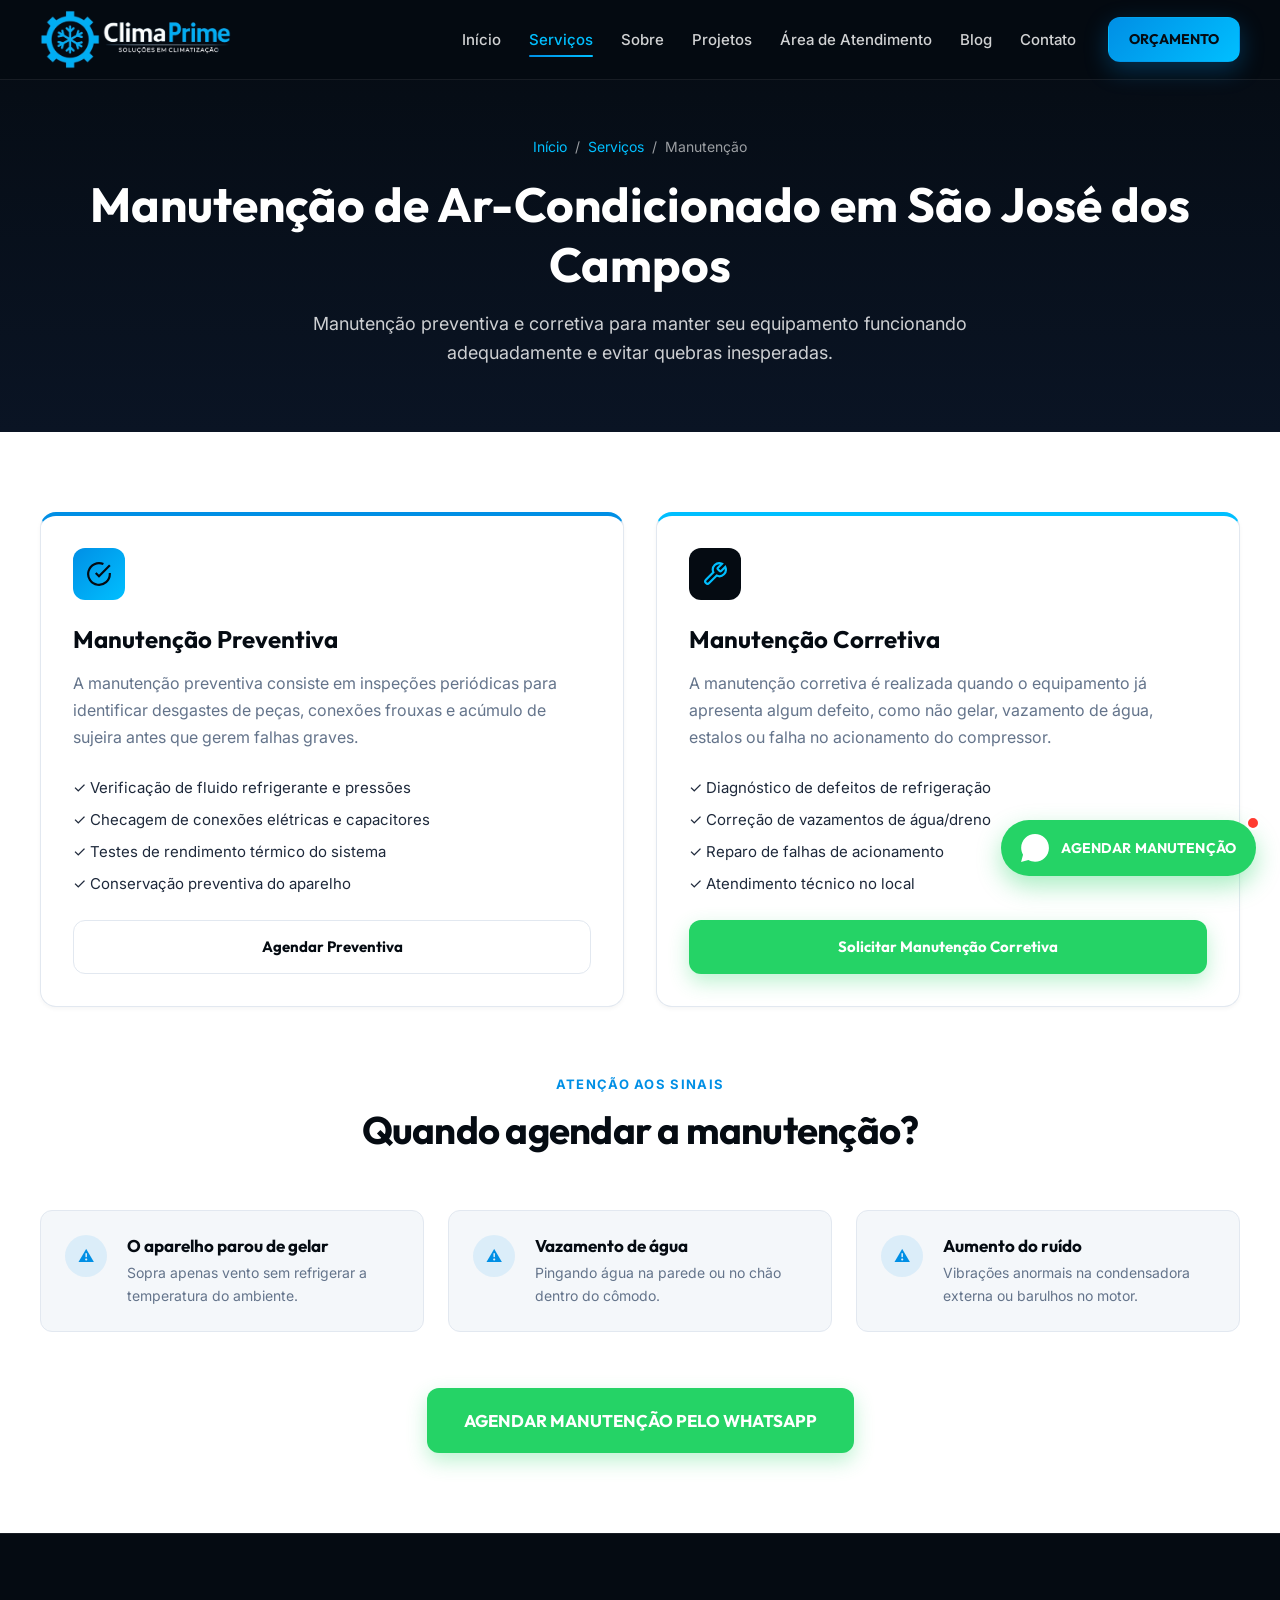
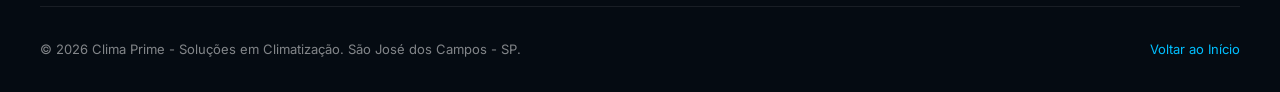
<file: manutencao-ar-condicionado.html>
<!DOCTYPE html>
<html lang="pt-BR">
<head>
  <!-- Google tag (gtag.js) - Google Analytics -->
  <script async src="https://www.googletagmanager.com/gtag/js?id=G-MBHEKTL764"></script>
  <script>
    window.dataLayer = window.dataLayer || [];
    function gtag(){dataLayer.push(arguments);}
    gtag('js', new Date());

    gtag('config', 'G-MBHEKTL764');
  </script>

  <!-- Google tag (gtag.js) - Google Ads -->
  <script async src="https://www.googletagmanager.com/gtag/js?id=AW-18441347849"></script>
  <script>
    window.dataLayer = window.dataLayer || [];
    function gtag(){dataLayer.push(arguments);}
    gtag('js', new Date());

    gtag('config', 'AW-18441347849');
  </script>
  <meta charset="UTF-8">
  <meta name="viewport" content="width=device-width, initial-scale=1.0">
  
  <!-- Local SEO Meta Tags -->
  <title>Manutenção de Ar-Condicionado em São José dos Campos | Clima Prime</title>
  <meta name="description" content="Manutenção preventiva e corretiva de ar-condicionado em São José dos Campos e região. Diagnóstico de vazamentos, problemas de refrigeração e ruídos. Agende sua manutenção!">
  <meta name="keywords" content="manutenção de ar condicionado São José dos Campos, conserto de ar condicionado SJC, manutenção preventiva split Vale do Paraíba, assistência ar condicionado SJC">
  <link rel="canonical" href="https://climaprime.com.br/manutencao-ar-condicionado.html">

  <!-- Open Graph -->
  <meta property="og:type" content="article">
  <meta property="og:url" content="https://climaprime.com.br/manutencao-ar-condicionado.html">
  <meta property="og:title" content="Manutenção de Ar-Condicionado em São José dos Campos | Clima Prime">
  <meta property="og:description" content="Manutenção preventiva e corretiva para manter seu equipamento funcionando adequadamente.">
  <meta property="og:image" content="assets/images/manutencao.jpg">

  <!-- Favicon -->
  <link rel="icon" type="image/png" href="assets/images/favicon.png">

  <!-- Stylesheets -->
  <link rel="stylesheet" href="assets/css/styles.css">
</head>
<body>

  <!-- HEADER -->
  <header class="header">
    <div class="container header-inner">
      <a href="index.html" class="logo" aria-label="Clima Prime Home">
        <img src="assets/images/logo.png" alt="Clima Prime - Soluções em Climatização" class="logo-img">
      </a>

      <nav class="nav-desktop">
        <ul class="nav-links">
          <li><a href="index.html" class="nav-link">Início</a></li>
          <li class="nav-item-dropdown">
            <a href="servicos.html" class="nav-link active">Serviços</a>
            <ul class="dropdown-menu">
              <li><a href="instalacao-ar-condicionado.html" class="dropdown-link">Instalação</a></li>
              <li><a href="manutencao-ar-condicionado.html" class="dropdown-link">Manutenção</a></li>
              <li><a href="higienizacao-ar-condicionado.html" class="dropdown-link">Higienização</a></li>
              <li><a href="climatizacao.html" class="dropdown-link">Climatização</a></li>
            </ul>
          </li>
          <li><a href="sobre.html" class="nav-link">Sobre</a></li>
          <li><a href="projetos.html" class="nav-link">Projetos</a></li>
          <li><a href="area-de-atendimento.html" class="nav-link">Área de Atendimento</a></li>
          <li><a href="blog.html" class="nav-link">Blog</a></li>
          <li><a href="contato.html" class="nav-link">Contato</a></li>
        </ul>
        <a href="#" data-wa-type="manutencao" class="btn btn-primary btn-sm">ORÇAMENTO</a>
      </nav>

      <button class="mobile-toggle" aria-label="Abrir Menu">
        <span></span><span></span><span></span>
      </button>
    </div>
  </header>

  <!-- MOBILE DRAWER -->
  <div class="mobile-overlay"></div>
  <aside class="mobile-drawer">
    <div>
      <div class="logo" style="margin-bottom: 2rem;">
        <img src="assets/images/logo.png" alt="Clima Prime - Soluções em Climatização" class="logo-img">
      </div>
      <ul class="mobile-nav-list">
        <li><a href="index.html" class="mobile-nav-link">Início</a></li>
        <li><a href="manutencao-ar-condicionado.html" class="mobile-nav-link active">Manutenção</a></li>
        <li><a href="instalacao-ar-condicionado.html" class="mobile-nav-link">Instalação</a></li>
        <li><a href="higienizacao-ar-condicionado.html" class="mobile-nav-link">Higienização</a></li>
        <li><a href="climatizacao.html" class="mobile-nav-link">Climatização</a></li>
        <li><a href="contato.html" class="mobile-nav-link">Contato</a></li>
      </ul>
    </div>
    <div>
      <a href="#" data-wa-type="manutencao" class="btn btn-whatsapp btn-full">AGENDAR MANUTENÇÃO</a>
    </div>
  </aside>

  <!-- FLOATING WHATSAPP BUTTON -->
  <a href="#" data-wa-type="manutencao" class="whatsapp-float" aria-label="Agendar Manutenção no WhatsApp">
    <span class="whatsapp-badge"></span>
    <svg class="whatsapp-float-icon" viewBox="0 0 24 24"><path d="M.057 24l1.687-6.163c-1.041-1.804-1.588-3.849-1.587-5.946.003-6.556 5.338-11.891 11.893-11.891 3.181.001 6.167 1.24 8.413 3.488 2.245 2.248 3.481 5.236 3.48 8.414-.003 6.557-5.338 11.892-11.893 11.892-1.99-.001-3.951-.5-5.688-1.448l-6.305 1.654z"/></svg>
    <span class="whatsapp-float-text">AGENDAR MANUTENÇÃO</span>
  </a>

  <main>
    <!-- PAGE HERO -->
    <section class="page-hero">
      <div class="container">
        <nav class="breadcrumb">
          <a href="index.html">Início</a> / <a href="servicos.html">Serviços</a> / <span>Manutenção</span>
        </nav>
        <h1 class="page-hero-title">Manutenção de Ar-Condicionado em São José dos Campos</h1>
        <p class="page-hero-subtitle">Manutenção preventiva e corretiva para manter seu equipamento funcionando adequadamente e evitar quebras inesperadas.</p>
      </div>
    </section>

    <!-- TYPES OF MAINTENANCE SECTION -->
    <section class="section-padding">
      <div class="container">
        <div style="display:grid;grid-template-columns:1fr 1fr;gap:2rem;margin-bottom:4rem;">
          
          <!-- Preventiva -->
          <div class="why-card" style="border-top:4px solid var(--color-blue-primary);">
            <div class="why-icon">
              <svg viewBox="0 0 24 24" fill="none" stroke="currentColor" stroke-width="2" style="width:26px;height:26px;"><path d="M22 11.08V12a10 10 0 1 1-5.93-9.14"/><polyline points="22 4 12 14.01 9 11.01"/></svg>
            </div>
            <h3 class="why-title" style="font-size:1.5rem;margin-bottom:1rem;">Manutenção Preventiva</h3>
            <p style="color:var(--color-text-muted);margin-bottom:1.5rem;line-height:1.7;">
              A manutenção preventiva consiste em inspeções periódicas para identificar desgastes de peças, conexões frouxas e acúmulo de sujeira antes que gerem falhas graves.
            </p>
            <ul style="list-style:none;padding:0;color:var(--color-text-main);margin-bottom:1.5rem;display:flex;flex-direction:column;gap:0.5rem;font-size:0.9375rem;">
              <li>✓ Verificação de fluido refrigerante e pressões</li>
              <li>✓ Checagem de conexões elétricas e capacitores</li>
              <li>✓ Testes de rendimento térmico do sistema</li>
              <li>✓ Conservação preventiva do aparelho</li>
            </ul>
            <a href="#" data-wa-type="manutencao" class="btn btn-outline-dark btn-full">Agendar Preventiva</a>
          </div>

          <!-- Corretiva -->
          <div class="why-card" style="border-top:4px solid var(--color-cyan-accent);">
            <div class="why-icon" style="background:var(--color-dark);color:var(--color-cyan-accent);">
              <svg viewBox="0 0 24 24" fill="none" stroke="currentColor" stroke-width="2" style="width:26px;height:26px;"><path d="M14.7 6.3a1 1 0 0 0 0 1.4l1.6 1.6a1 1 0 0 0 1.4 0l3.77-3.77a6 6 0 0 1-7.94 7.94l-6.91 6.91a2.12 2.12 0 0 1-3-3l6.91-6.91a6 6 0 0 1 7.94-7.94l-3.76 3.76z"/></svg>
            </div>
            <h3 class="why-title" style="font-size:1.5rem;margin-bottom:1rem;">Manutenção Corretiva</h3>
            <p style="color:var(--color-text-muted);margin-bottom:1.5rem;line-height:1.7;">
              A manutenção corretiva é realizada quando o equipamento já apresenta algum defeito, como não gelar, vazamento de água, estalos ou falha no acionamento do compressor.
            </p>
            <ul style="list-style:none;padding:0;color:var(--color-text-main);margin-bottom:1.5rem;display:flex;flex-direction:column;gap:0.5rem;font-size:0.9375rem;">
              <li>✓ Diagnóstico de defeitos de refrigeração</li>
              <li>✓ Correção de vazamentos de água/dreno</li>
              <li>✓ Reparo de falhas de acionamento</li>
              <li>✓ Atendimento técnico no local</li>
            </ul>
            <a href="#" data-wa-type="manutencao" class="btn btn-whatsapp btn-full">Solicitar Manutenção Corretiva</a>
          </div>

        </div>

        <!-- SINAIS DE QUE PRECISA DE MANUTENÇÃO -->
        <div class="section-header">
          <span class="section-tag">ATENÇÃO AOS SINAIS</span>
          <h2 class="section-title">Quando agendar a manutenção?</h2>
        </div>

        <div class="problem-grid" style="margin-bottom:3.5rem;">
          <div class="problem-card" style="background:var(--color-bg-light);border-color:var(--color-border);">
            <div class="problem-icon" style="background:rgba(0,143,229,0.1);color:var(--color-blue-primary);">⚠️</div>
            <div class="problem-content">
              <h4 style="color:var(--color-dark);">O aparelho parou de gelar</h4>
              <p style="color:var(--color-text-muted);">Sopra apenas vento sem refrigerar a temperatura do ambiente.</p>
            </div>
          </div>

          <div class="problem-card" style="background:var(--color-bg-light);border-color:var(--color-border);">
            <div class="problem-icon" style="background:rgba(0,143,229,0.1);color:var(--color-blue-primary);">⚠️</div>
            <div class="problem-content">
              <h4 style="color:var(--color-dark);">Vazamento de água</h4>
              <p style="color:var(--color-text-muted);">Pingando água na parede ou no chão dentro do cômodo.</p>
            </div>
          </div>

          <div class="problem-card" style="background:var(--color-bg-light);border-color:var(--color-border);">
            <div class="problem-icon" style="background:rgba(0,143,229,0.1);color:var(--color-blue-primary);">⚠️</div>
            <div class="problem-content">
              <h4 style="color:var(--color-dark);">Aumento do ruído</h4>
              <p style="color:var(--color-text-muted);">Vibrações anormais na condensadora externa ou barulhos no motor.</p>
            </div>
          </div>
        </div>

        <div style="text-align:center;">
          <a href="#" data-wa-type="manutencao" class="btn btn-whatsapp btn-lg">
            AGENDAR MANUTENÇÃO PELO WHATSAPP
          </a>
        </div>
      </div>
    </section>
  </main>

  <footer class="footer">
    <div class="container">
      <div class="footer-bottom">
        <p>&copy; 2026 Clima Prime - Soluções em Climatização. São José dos Campos - SP.</p>
        <p><a href="index.html" style="color:var(--color-cyan-accent);">Voltar ao Início</a></p>
      </div>
    </div>
  </footer>

  <script src="assets/js/analytics.js"></script>
  <script src="assets/js/main.js"></script>
</body>
</html>
</file>
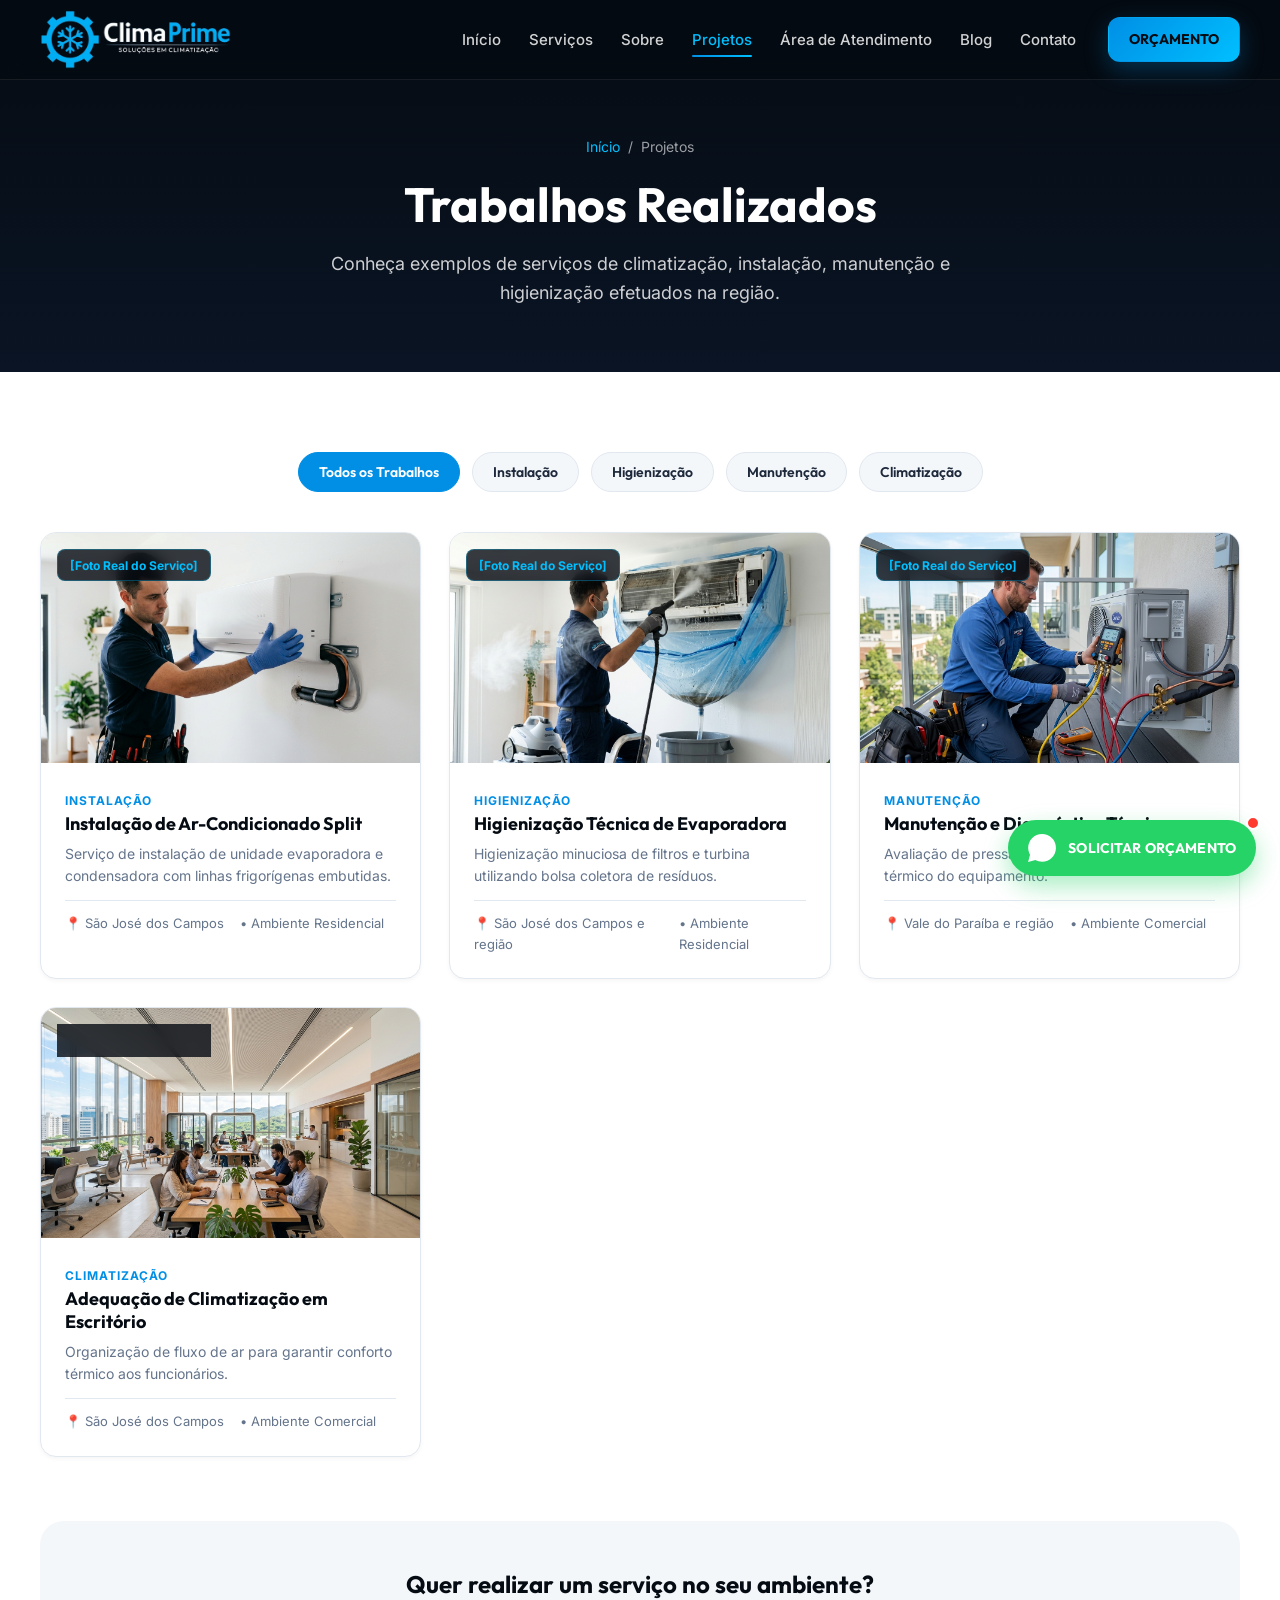
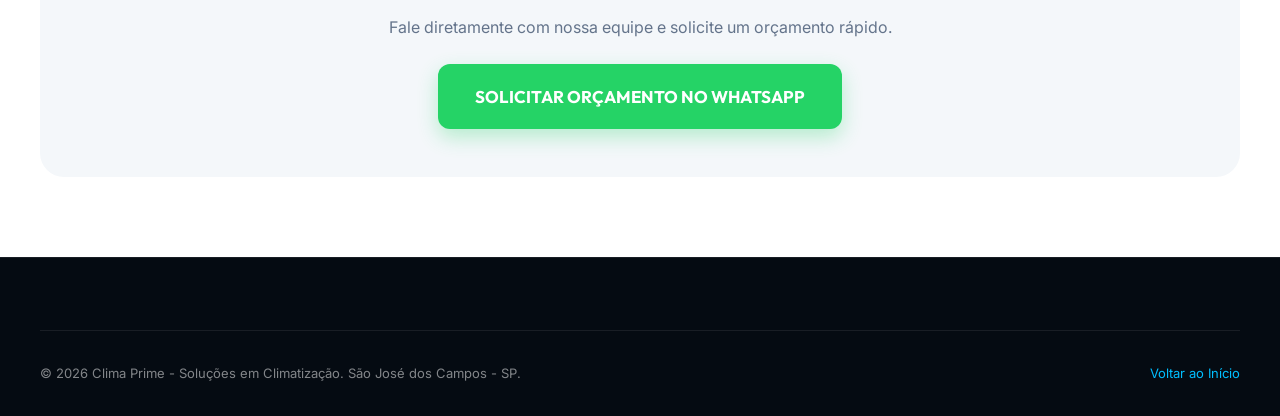
<file: projetos.html>
<!DOCTYPE html>
<html lang="pt-BR">
<head>
  <!-- Google tag (gtag.js) - Google Analytics -->
  <script async src="https://www.googletagmanager.com/gtag/js?id=G-MBHEKTL764"></script>
  <script>
    window.dataLayer = window.dataLayer || [];
    function gtag(){dataLayer.push(arguments);}
    gtag('js', new Date());

    gtag('config', 'G-MBHEKTL764');
  </script>

  <!-- Google tag (gtag.js) - Google Ads -->
  <script async src="https://www.googletagmanager.com/gtag/js?id=AW-18441347849"></script>
  <script>
    window.dataLayer = window.dataLayer || [];
    function gtag(){dataLayer.push(arguments);}
    gtag('js', new Date());

    gtag('config', 'AW-18441347849');
  </script>
  <meta charset="UTF-8">
  <meta name="viewport" content="width=device-width, initial-scale=1.0">
  
  <!-- Local SEO Meta Tags -->
  <title>Projetos e Serviços Realizados | Clima Prime São José dos Campos</title>
  <meta name="description" content="Confira o portfólio de trabalhos realizados pela Clima Prime: instalações, manutenções e higienizações de ar-condicionado em São José dos Campos e região.">
  <link rel="canonical" href="https://climaprime.com.br/projetos.html">

  <!-- Open Graph -->
  <meta property="og:type" content="website">
  <meta property="og:url" content="https://climaprime.com.br/projetos.html">
  <meta property="og:title" content="Projetos e Trabalhos Realizados | Clima Prime">
  <meta property="og:description" content="Veja nossos trabalhos em instalação, manutenção e higienização de ar-condicionado.">
  <meta property="og:image" content="assets/images/hero.jpg">

  <!-- Stylesheets -->
  <!-- Favicon -->
  <link rel="icon" type="image/png" href="assets/images/favicon.png">

  <link rel="stylesheet" href="assets/css/styles.css">
</head>
<body>

  <!-- HEADER -->
  <header class="header">
    <div class="container header-inner">
      <a href="index.html" class="logo" aria-label="Clima Prime Home">
        <img src="assets/images/logo.png" alt="Clima Prime - Soluções em Climatização" class="logo-img">
      </a>

      <nav class="nav-desktop">
        <ul class="nav-links">
          <li><a href="index.html" class="nav-link">Início</a></li>
          <li><a href="servicos.html" class="nav-link">Serviços</a></li>
          <li><a href="sobre.html" class="nav-link">Sobre</a></li>
          <li><a href="projetos.html" class="nav-link active">Projetos</a></li>
          <li><a href="area-de-atendimento.html" class="nav-link">Área de Atendimento</a></li>
          <li><a href="blog.html" class="nav-link">Blog</a></li>
          <li><a href="contato.html" class="nav-link">Contato</a></li>
        </ul>
        <a href="#" data-wa-type="general" class="btn btn-primary btn-sm">ORÇAMENTO</a>
      </nav>

      <button class="mobile-toggle" aria-label="Abrir Menu">
        <span></span><span></span><span></span>
      </button>
    </div>
  </header>

  <!-- MOBILE DRAWER -->
  <div class="mobile-overlay"></div>
  <aside class="mobile-drawer">
    <div>
      <div class="logo" style="margin-bottom: 2rem;">
        <img src="assets/images/logo.png" alt="Clima Prime - Soluções em Climatização" class="logo-img">
      </div>
      <ul class="mobile-nav-list">
        <li><a href="index.html" class="mobile-nav-link">Início</a></li>
        <li><a href="projetos.html" class="mobile-nav-link active">Projetos</a></li>
        <li><a href="servicos.html" class="mobile-nav-link">Serviços</a></li>
        <li><a href="contato.html" class="mobile-nav-link">Contato</a></li>
      </ul>
    </div>
    <div>
      <a href="#" data-wa-type="general" class="btn btn-whatsapp btn-full">SOLICITAR ORÇAMENTO</a>
    </div>
  </aside>

  <!-- FLOATING WHATSAPP BUTTON -->
  <a href="#" data-wa-type="general" class="whatsapp-float" aria-label="Solicitar Orçamento no WhatsApp">
    <span class="whatsapp-badge"></span>
    <svg class="whatsapp-float-icon" viewBox="0 0 24 24"><path d="M.057 24l1.687-6.163c-1.041-1.804-1.588-3.849-1.587-5.946.003-6.556 5.338-11.891 11.893-11.891 3.181.001 6.167 1.24 8.413 3.488 2.245 2.248 3.481 5.236 3.48 8.414-.003 6.557-5.338 11.892-11.893 11.892-1.99-.001-3.951-.5-5.688-1.448l-6.305 1.654z"/></svg>
    <span class="whatsapp-float-text">SOLICITAR ORÇAMENTO</span>
  </a>

  <main>
    <!-- PAGE HERO -->
    <section class="page-hero">
      <div class="container">
        <nav class="breadcrumb">
          <a href="index.html">Início</a> / <span>Projetos</span>
        </nav>
        <h1 class="page-hero-title">Trabalhos Realizados</h1>
        <p class="page-hero-subtitle">Conheça exemplos de serviços de climatização, instalação, manutenção e higienização efetuados na região.</p>
      </div>
    </section>

    <!-- GALLERY SECTION -->
    <section class="section-padding">
      <div class="container">
        
        <!-- Filters -->
        <div class="gallery-filters">
          <button class="filter-btn active" data-filter="all">Todos os Trabalhos</button>
          <button class="filter-btn" data-filter="instalacao">Instalação</button>
          <button class="filter-btn" data-filter="higienizacao">Higienização</button>
          <button class="filter-btn" data-filter="manutencao">Manutenção</button>
          <button class="filter-btn" data-filter="climatizacao">Climatização</button>
        </div>

        <div class="projects-grid">
          
          <!-- Project 1 -->
          <div class="project-card" data-category="instalacao">
            <div class="project-img-wrapper">
              <img src="assets/images/instalacao.jpg" alt="Instalação de Ar-Condicionado Split" class="project-img">
              <span class="project-placeholder-badge">[Foto Real do Serviço]</span>
            </div>
            <div class="project-body">
              <span class="project-category">Instalação</span>
              <h3 class="project-title">Instalação de Ar-Condicionado Split</h3>
              <p style="font-size:0.875rem;color:var(--color-text-muted);">Serviço de instalação de unidade evaporadora e condensadora com linhas frigorígenas embutidas.</p>
              <div class="project-meta">
                <span>📍 São José dos Campos</span>
                <span>• Ambiente Residencial</span>
              </div>
            </div>
          </div>

          <!-- Project 2 -->
          <div class="project-card" data-category="higienizacao">
            <div class="project-img-wrapper">
              <img src="assets/images/higienizacao.jpg" alt="Higienização de Aparelho Split" class="project-img">
              <span class="project-placeholder-badge">[Foto Real do Serviço]</span>
            </div>
            <div class="project-body">
              <span class="project-category">Higienização</span>
              <h3 class="project-title">Higienização Técnica de Evaporadora</h3>
              <p style="font-size:0.875rem;color:var(--color-text-muted);">Higienização minuciosa de filtros e turbina utilizando bolsa coletora de resíduos.</p>
              <div class="project-meta">
                <span>📍 São José dos Campos e região</span>
                <span>• Ambiente Residencial</span>
              </div>
            </div>
          </div>

          <!-- Project 3 -->
          <div class="project-card" data-category="manutencao">
            <div class="project-img-wrapper">
              <img src="assets/images/manutencao.jpg" alt="Manutenção e Recarga de Gás" class="project-img">
              <span class="project-placeholder-badge">[Foto Real do Serviço]</span>
            </div>
            <div class="project-body">
              <span class="project-category">Manutenção</span>
              <h3 class="project-title">Manutenção e Diagnóstico Técnico</h3>
              <p style="font-size:0.875rem;color:var(--color-text-muted);">Avaliação de pressão e ajuste de rendimento térmico do equipamento.</p>
              <div class="project-meta">
                <span>📍 Vale do Paraíba e região</span>
                <span>• Ambiente Comercial</span>
              </div>
            </div>
          </div>

          <!-- Project 4 -->
          <div class="project-card" data-category="climatizacao">
            <div class="project-img-wrapper">
              <img src="assets/images/climatizacao.jpg" alt="Climatização de Ambiente Comercial" class="project-img">
              <span class="project-placeholder-badge">[Foto Real do Serviço]</span>
            </div>
            <div class="project-body">
              <span class="project-category">Climatização</span>
              <h3 class="project-title">Adequação de Climatização em Escritório</h3>
              <p style="font-size:0.875rem;color:var(--color-text-muted);">Organização de fluxo de ar para garantir conforto térmico aos funcionários.</p>
              <div class="project-meta">
                <span>📍 São José dos Campos</span>
                <span>• Ambiente Comercial</span>
              </div>
            </div>
          </div>

        </div>

        <div style="background:var(--color-bg-light);border-radius:var(--radius-xl);padding:3rem 2rem;text-align:center;margin-top:4rem;">
          <h3 style="font-size:1.5rem;margin-bottom:1rem;">Quer realizar um serviço no seu ambiente?</h3>
          <p style="color:var(--color-text-muted);margin-bottom:1.5rem;">Fale diretamente com nossa equipe e solicite um orçamento rápido.</p>
          <a href="#" data-wa-type="general" class="btn btn-whatsapp btn-lg">
            SOLICITAR ORÇAMENTO NO WHATSAPP
          </a>
        </div>

      </div>
    </section>
  </main>

  <footer class="footer">
    <div class="container">
      <div class="footer-bottom">
        <p>&copy; 2026 Clima Prime - Soluções em Climatização. São José dos Campos - SP.</p>
        <p><a href="index.html" style="color:var(--color-cyan-accent);">Voltar ao Início</a></p>
      </div>
    </div>
  </footer>

  <script src="assets/js/analytics.js"></script>
  <script src="assets/js/main.js"></script>
</body>
</html>
</file>
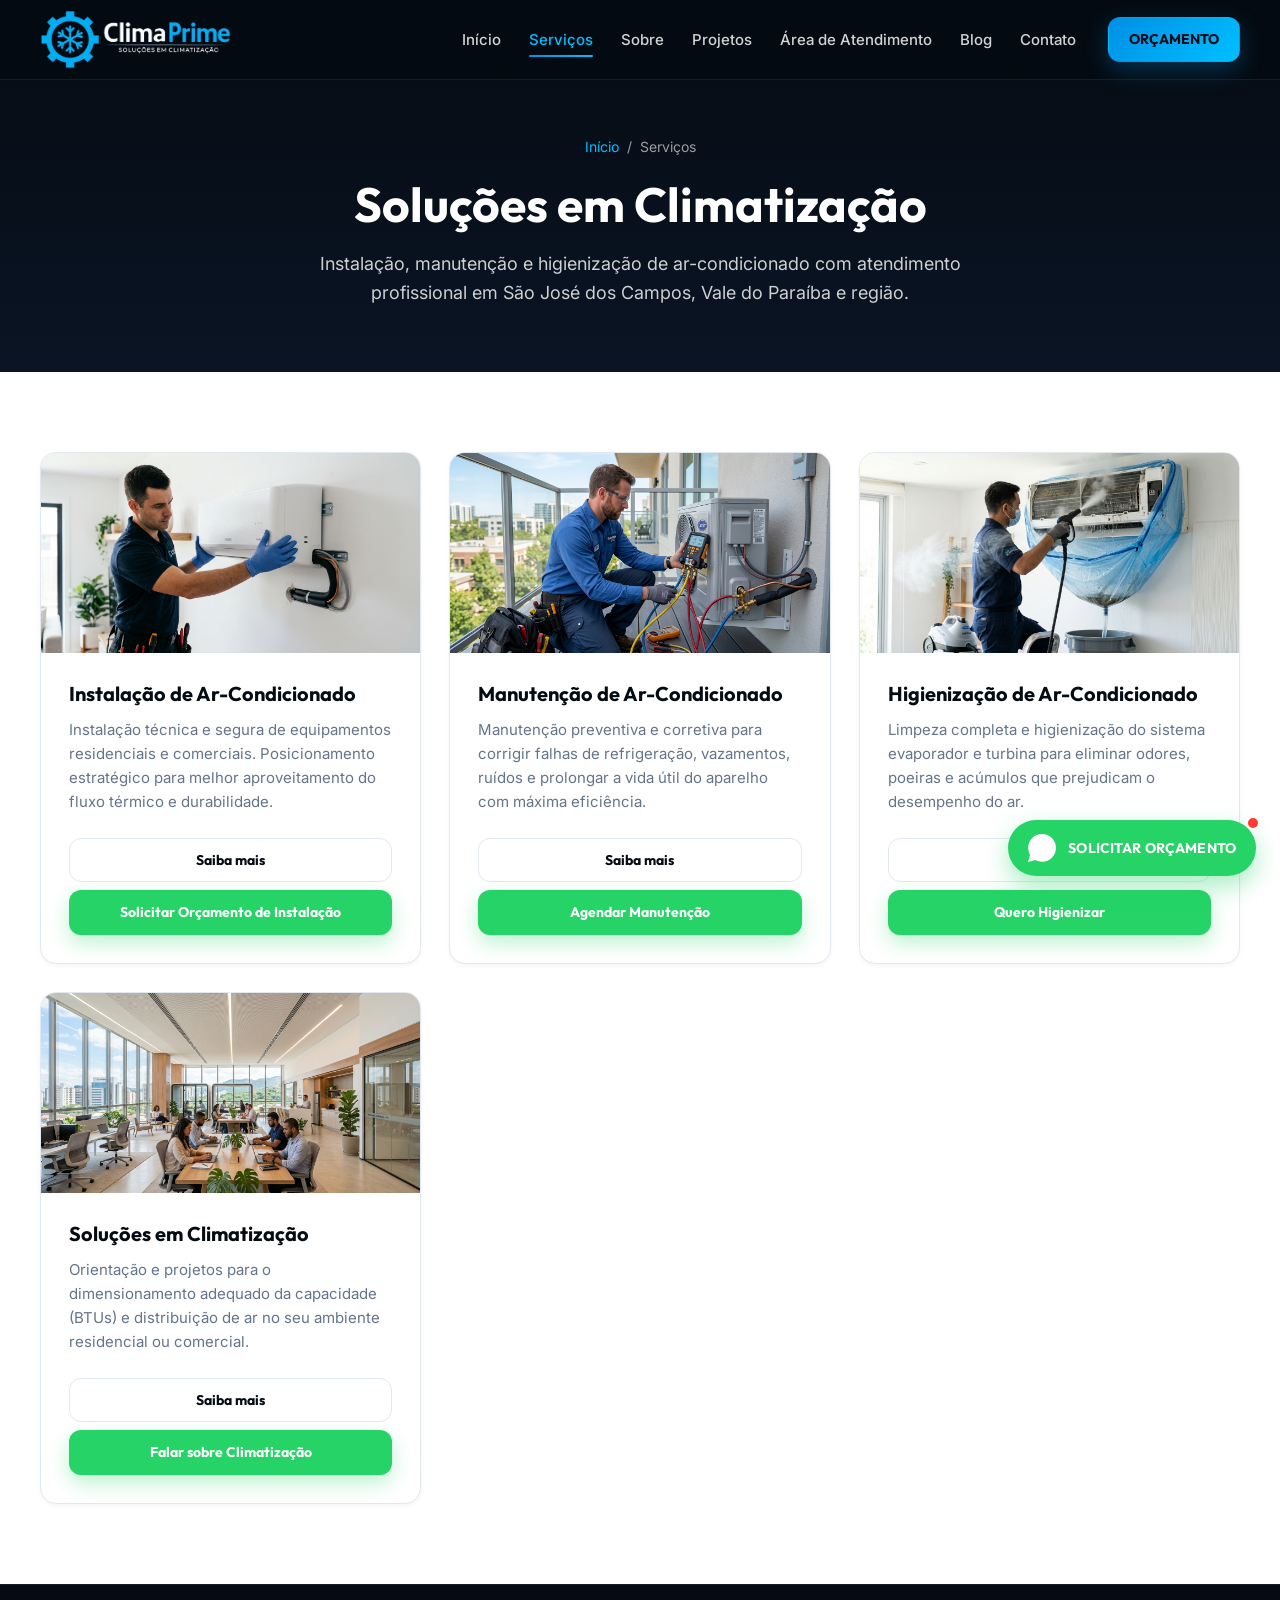
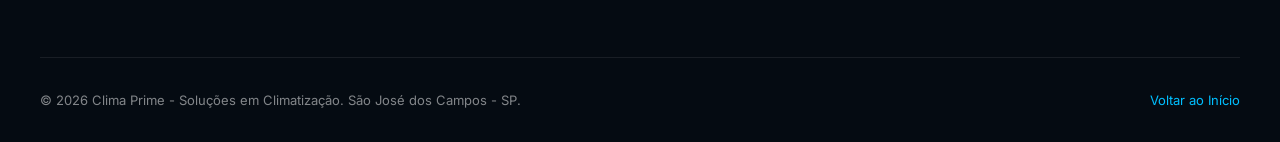
<file: servicos.html>
<!DOCTYPE html>
<html lang="pt-BR">
<head>
  <!-- Google tag (gtag.js) - Google Analytics -->
  <script async src="https://www.googletagmanager.com/gtag/js?id=G-MBHEKTL764"></script>
  <script>
    window.dataLayer = window.dataLayer || [];
    function gtag(){dataLayer.push(arguments);}
    gtag('js', new Date());

    gtag('config', 'G-MBHEKTL764');
  </script>

  <!-- Google tag (gtag.js) - Google Ads -->
  <script async src="https://www.googletagmanager.com/gtag/js?id=AW-18441347849"></script>
  <script>
    window.dataLayer = window.dataLayer || [];
    function gtag(){dataLayer.push(arguments);}
    gtag('js', new Date());

    gtag('config', 'AW-18441347849');
  </script>
  <meta charset="UTF-8">
  <meta name="viewport" content="width=device-width, initial-scale=1.0">
  
  <!-- Local SEO Meta Tags -->
  <title>Serviços de Ar-Condicionado em São José dos Campos | Clima Prime</title>
  <meta name="description" content="Conheça todos os serviços da Clima Prime: instalação, manutenção preventiva e corretiva, higienização profunda e soluções em climatização para casas e empresas em São José dos Campos e região.">
  <link rel="canonical" href="https://climaprime.com.br/servicos.html">

  <!-- Open Graph -->
  <meta property="og:type" content="website">
  <meta property="og:url" content="https://climaprime.com.br/servicos.html">
  <meta property="og:title" content="Serviços em Climatização | Clima Prime">
  <meta property="og:description" content="Instalação, manutenção e higienização de ar-condicionado em São José dos Campos, Vale do Paraíba e região.">
  <meta property="og:image" content="assets/images/hero.jpg">

  <!-- Stylesheets -->
  <!-- Favicon -->
  <link rel="icon" type="image/png" href="assets/images/favicon.png">

  <link rel="stylesheet" href="assets/css/styles.css">
</head>
<body>

  <!-- HEADER -->
  <header class="header">
    <div class="container header-inner">
      <a href="index.html" class="logo" aria-label="Clima Prime Home">
        <img src="assets/images/logo.png" alt="Clima Prime - Soluções em Climatização" class="logo-img">
      </a>

      <nav class="nav-desktop">
        <ul class="nav-links">
          <li><a href="index.html" class="nav-link">Início</a></li>
          <li class="nav-item-dropdown">
            <a href="servicos.html" class="nav-link active">Serviços</a>
            <ul class="dropdown-menu">
              <li><a href="instalacao-ar-condicionado.html" class="dropdown-link">Instalação</a></li>
              <li><a href="manutencao-ar-condicionado.html" class="dropdown-link">Manutenção</a></li>
              <li><a href="higienizacao-ar-condicionado.html" class="dropdown-link">Higienização</a></li>
              <li><a href="climatizacao.html" class="dropdown-link">Climatização</a></li>
            </ul>
          </li>
          <li><a href="sobre.html" class="nav-link">Sobre</a></li>
          <li><a href="projetos.html" class="nav-link">Projetos</a></li>
          <li><a href="area-de-atendimento.html" class="nav-link">Área de Atendimento</a></li>
          <li><a href="blog.html" class="nav-link">Blog</a></li>
          <li><a href="contato.html" class="nav-link">Contato</a></li>
        </ul>
        <a href="#" data-wa-type="general" class="btn btn-primary btn-sm">ORÇAMENTO</a>
      </nav>

      <button class="mobile-toggle" aria-label="Abrir Menu">
        <span></span><span></span><span></span>
      </button>
    </div>
  </header>

  <!-- MOBILE DRAWER -->
  <div class="mobile-overlay"></div>
  <aside class="mobile-drawer">
    <div>
      <div class="logo" style="margin-bottom: 2rem;">
        <img src="assets/images/logo.png" alt="Clima Prime - Soluções em Climatização" class="logo-img">
      </div>
      <ul class="mobile-nav-list">
        <li><a href="index.html" class="mobile-nav-link">Início</a></li>
        <li><a href="servicos.html" class="mobile-nav-link active">Serviços</a></li>
        <li><a href="sobre.html" class="mobile-nav-link">Sobre</a></li>
        <li><a href="projetos.html" class="mobile-nav-link">Projetos</a></li>
        <li><a href="area-de-atendimento.html" class="mobile-nav-link">Área de Atendimento</a></li>
        <li><a href="blog.html" class="mobile-nav-link">Blog</a></li>
        <li><a href="contato.html" class="mobile-nav-link">Contato</a></li>
      </ul>
    </div>
    <div>
      <a href="#" data-wa-type="general" class="btn btn-whatsapp btn-full">SOLICITAR ORÇAMENTO</a>
    </div>
  </aside>

  <!-- FLOATING WHATSAPP BUTTON -->
  <a href="#" data-wa-type="general" class="whatsapp-float" aria-label="Solicitar Orçamento no WhatsApp">
    <span class="whatsapp-badge"></span>
    <svg class="whatsapp-float-icon" viewBox="0 0 24 24"><path d="M.057 24l1.687-6.163c-1.041-1.804-1.588-3.849-1.587-5.946.003-6.556 5.338-11.891 11.893-11.891 3.181.001 6.167 1.24 8.413 3.488 2.245 2.248 3.481 5.236 3.48 8.414-.003 6.557-5.338 11.892-11.893 11.892-1.99-.001-3.951-.5-5.688-1.448l-6.305 1.654z"/></svg>
    <span class="whatsapp-float-text">SOLICITAR ORÇAMENTO</span>
  </a>

  <main>
    <!-- PAGE HERO -->
    <section class="page-hero">
      <div class="container">
        <nav class="breadcrumb">
          <a href="index.html">Início</a> / <span>Serviços</span>
        </nav>
        <h1 class="page-hero-title">Soluções em Climatização</h1>
        <p class="page-hero-subtitle">Instalação, manutenção e higienização de ar-condicionado com atendimento profissional em São José dos Campos, Vale do Paraíba e região.</p>
      </div>
    </section>

    <!-- DETAILED SERVICES SECTION -->
    <section class="section-padding">
      <div class="container">
        <div class="services-grid" style="grid-template-columns: repeat(auto-fit, minmax(300px, 1fr));">

          <!-- 1. Instalação -->
          <article class="service-card">
            <div class="service-card-img-container">
              <img src="assets/images/instalacao.jpg" alt="Instalação de Ar-Condicionado" class="service-card-img">
            </div>
            <div class="service-card-body">
              <h3 class="service-card-title">Instalação de Ar-Condicionado</h3>
              <p class="service-card-desc">Instalação técnica e segura de equipamentos residenciais e comerciais. Posicionamento estratégico para melhor aproveitamento do fluxo térmico e durabilidade.</p>
              <div style="margin-top:auto;">
                <a href="instalacao-ar-condicionado.html" class="btn btn-outline-dark btn-sm btn-full" style="margin-bottom:0.5rem;">Saiba mais</a>
                <a href="#" data-wa-type="instalacao" class="btn btn-whatsapp btn-sm btn-full">Solicitar Orçamento de Instalação</a>
              </div>
            </div>
          </article>

          <!-- 2. Manutenção -->
          <article class="service-card">
            <div class="service-card-img-container">
              <img src="assets/images/manutencao.jpg" alt="Manutenção de Ar-Condicionado" class="service-card-img">
            </div>
            <div class="service-card-body">
              <h3 class="service-card-title">Manutenção de Ar-Condicionado</h3>
              <p class="service-card-desc">Manutenção preventiva e corretiva para corrigir falhas de refrigeração, vazamentos, ruídos e prolongar a vida útil do aparelho com máxima eficiência.</p>
              <div style="margin-top:auto;">
                <a href="manutencao-ar-condicionado.html" class="btn btn-outline-dark btn-sm btn-full" style="margin-bottom:0.5rem;">Saiba mais</a>
                <a href="#" data-wa-type="manutencao" class="btn btn-whatsapp btn-sm btn-full">Agendar Manutenção</a>
              </div>
            </div>
          </article>

          <!-- 3. Higienização -->
          <article class="service-card">
            <div class="service-card-img-container">
              <img src="assets/images/higienizacao.jpg" alt="Higienização de Ar-Condicionado" class="service-card-img">
            </div>
            <div class="service-card-body">
              <h3 class="service-card-title">Higienização de Ar-Condicionado</h3>
              <p class="service-card-desc">Limpeza completa e higienização do sistema evaporador e turbina para eliminar odores, poeiras e acúmulos que prejudicam o desempenho do ar.</p>
              <div style="margin-top:auto;">
                <a href="higienizacao-ar-condicionado.html" class="btn btn-outline-dark btn-sm btn-full" style="margin-bottom:0.5rem;">Saiba mais</a>
                <a href="#" data-wa-type="higienizacao" class="btn btn-whatsapp btn-sm btn-full">Quero Higienizar</a>
              </div>
            </div>
          </article>

          <!-- 4. Climatização -->
          <article class="service-card">
            <div class="service-card-img-container">
              <img src="assets/images/climatizacao.jpg" alt="Soluções em Climatização" class="service-card-img">
            </div>
            <div class="service-card-body">
              <h3 class="service-card-title">Soluções em Climatização</h3>
              <p class="service-card-desc">Orientação e projetos para o dimensionamento adequado da capacidade (BTUs) e distribuição de ar no seu ambiente residencial ou comercial.</p>
              <div style="margin-top:auto;">
                <a href="climatizacao.html" class="btn btn-outline-dark btn-sm btn-full" style="margin-bottom:0.5rem;">Saiba mais</a>
                <a href="#" data-wa-type="climatizacao" class="btn btn-whatsapp btn-sm btn-full">Falar sobre Climatização</a>
              </div>
            </div>
          </article>

        </div>
      </div>
    </section>
  </main>

  <footer class="footer">
    <div class="container">
      <div class="footer-bottom">
        <p>&copy; 2026 Clima Prime - Soluções em Climatização. São José dos Campos - SP.</p>
        <p><a href="index.html" style="color:var(--color-cyan-accent);">Voltar ao Início</a></p>
      </div>
    </div>
  </footer>

  <script src="assets/js/analytics.js"></script>
  <script src="assets/js/main.js"></script>
</body>
</html>
</file>
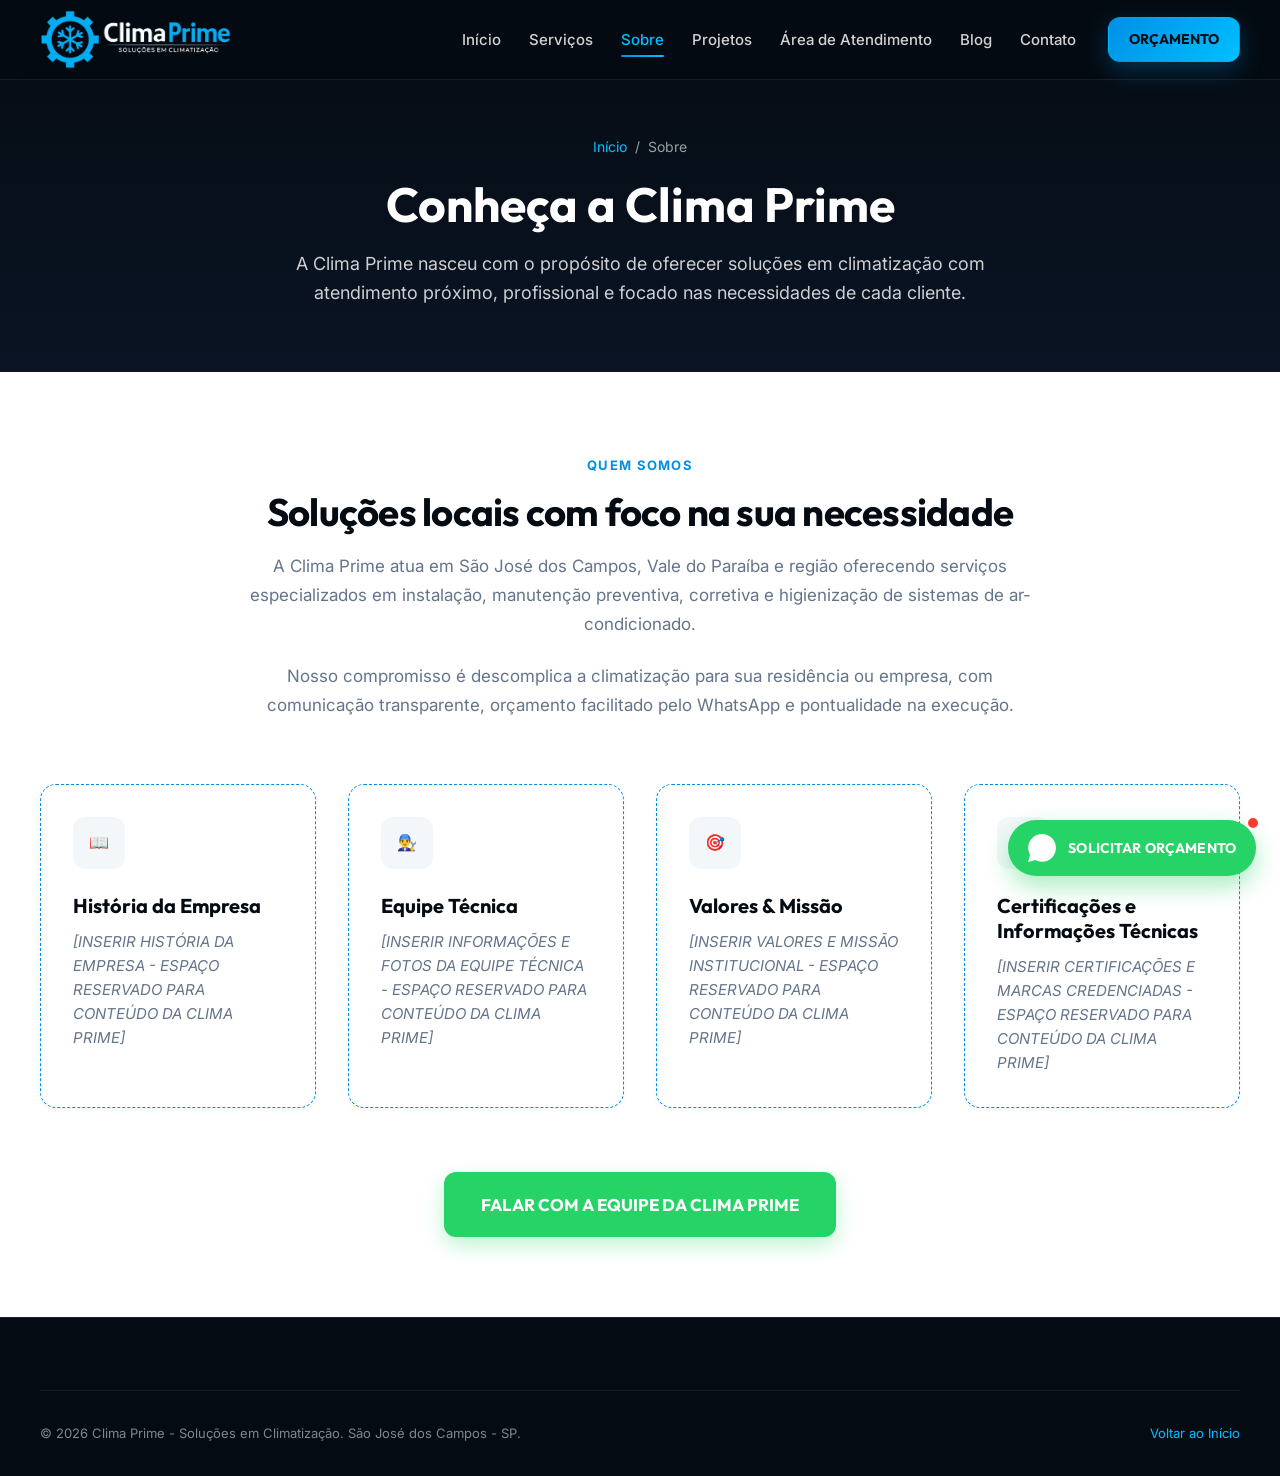
<file: sobre.html>
<!DOCTYPE html>
<html lang="pt-BR">
<head>
  <!-- Google tag (gtag.js) - Google Analytics -->
  <script async src="https://www.googletagmanager.com/gtag/js?id=G-MBHEKTL764"></script>
  <script>
    window.dataLayer = window.dataLayer || [];
    function gtag(){dataLayer.push(arguments);}
    gtag('js', new Date());

    gtag('config', 'G-MBHEKTL764');
  </script>

  <!-- Google tag (gtag.js) - Google Ads -->
  <script async src="https://www.googletagmanager.com/gtag/js?id=AW-18441347849"></script>
  <script>
    window.dataLayer = window.dataLayer || [];
    function gtag(){dataLayer.push(arguments);}
    gtag('js', new Date());

    gtag('config', 'AW-18441347849');
  </script>
  <meta charset="UTF-8">
  <meta name="viewport" content="width=device-width, initial-scale=1.0">
  
  <!-- Local SEO Meta Tags -->
  <title>Sobre a Clima Prime | Soluções em Climatização em São José dos Campos</title>
  <meta name="description" content="Conheça a Clima Prime. Empresa local especializada em instalação, manutenção e higienização de ar-condicionado em São José dos Campos, Vale do Paraíba e região.">
  <link rel="canonical" href="https://climaprime.com.br/sobre.html">

  <!-- Open Graph -->
  <meta property="og:type" content="article">
  <meta property="og:url" content="https://climaprime.com.br/sobre.html">
  <meta property="og:title" content="Sobre a Clima Prime | Soluções em Climatização">
  <meta property="og:description" content="A Clima Prime nasceu com o propósito de oferecer soluções em climatização com atendimento próximo, profissional e focado nas necessidades de cada cliente.">
  <meta property="og:image" content="assets/images/hero.jpg">

  <!-- Stylesheets -->
  <!-- Favicon -->
  <link rel="icon" type="image/png" href="assets/images/favicon.png">

  <link rel="stylesheet" href="assets/css/styles.css">
</head>
<body>

  <!-- HEADER -->
  <header class="header">
    <div class="container header-inner">
      <a href="index.html" class="logo" aria-label="Clima Prime Home">
        <img src="assets/images/logo.png" alt="Clima Prime - Soluções em Climatização" class="logo-img">
      </a>

      <nav class="nav-desktop">
        <ul class="nav-links">
          <li><a href="index.html" class="nav-link">Início</a></li>
          <li><a href="servicos.html" class="nav-link">Serviços</a></li>
          <li><a href="sobre.html" class="nav-link active">Sobre</a></li>
          <li><a href="projetos.html" class="nav-link">Projetos</a></li>
          <li><a href="area-de-atendimento.html" class="nav-link">Área de Atendimento</a></li>
          <li><a href="blog.html" class="nav-link">Blog</a></li>
          <li><a href="contato.html" class="nav-link">Contato</a></li>
        </ul>
        <a href="#" data-wa-type="general" class="btn btn-primary btn-sm">ORÇAMENTO</a>
      </nav>

      <button class="mobile-toggle" aria-label="Abrir Menu">
        <span></span><span></span><span></span>
      </button>
    </div>
  </header>

  <!-- MOBILE DRAWER -->
  <div class="mobile-overlay"></div>
  <aside class="mobile-drawer">
    <div>
      <div class="logo" style="margin-bottom: 2rem;">
        <img src="assets/images/logo.png" alt="Clima Prime - Soluções em Climatização" class="logo-img">
      </div>
      <ul class="mobile-nav-list">
        <li><a href="index.html" class="mobile-nav-link">Início</a></li>
        <li><a href="sobre.html" class="mobile-nav-link active">Sobre</a></li>
        <li><a href="servicos.html" class="mobile-nav-link">Serviços</a></li>
        <li><a href="projetos.html" class="mobile-nav-link">Projetos</a></li>
        <li><a href="contato.html" class="mobile-nav-link">Contato</a></li>
      </ul>
    </div>
    <div>
      <a href="#" data-wa-type="general" class="btn btn-whatsapp btn-full">SOLICITAR ORÇAMENTO</a>
    </div>
  </aside>

  <!-- FLOATING WHATSAPP BUTTON -->
  <a href="#" data-wa-type="general" class="whatsapp-float" aria-label="Solicitar Orçamento no WhatsApp">
    <span class="whatsapp-badge"></span>
    <svg class="whatsapp-float-icon" viewBox="0 0 24 24"><path d="M.057 24l1.687-6.163c-1.041-1.804-1.588-3.849-1.587-5.946.003-6.556 5.338-11.891 11.893-11.891 3.181.001 6.167 1.24 8.413 3.488 2.245 2.248 3.481 5.236 3.48 8.414-.003 6.557-5.338 11.892-11.893 11.892-1.99-.001-3.951-.5-5.688-1.448l-6.305 1.654z"/></svg>
    <span class="whatsapp-float-text">SOLICITAR ORÇAMENTO</span>
  </a>

  <main>
    <!-- PAGE HERO -->
    <section class="page-hero">
      <div class="container">
        <nav class="breadcrumb">
          <a href="index.html">Início</a> / <span>Sobre</span>
        </nav>
        <h1 class="page-hero-title">Conheça a Clima Prime</h1>
        <p class="page-hero-subtitle">A Clima Prime nasceu com o propósito de oferecer soluções em climatização com atendimento próximo, profissional e focado nas necessidades de cada cliente.</p>
      </div>
    </section>

    <!-- SOBRE CONTENT & PLACEHOLDERS -->
    <section class="section-padding">
      <div class="container">
        
        <div style="max-width:800px;margin:0 auto 4rem;text-align:center;">
          <span class="section-tag">QUEM SOMOS</span>
          <h2 class="section-title">Soluções locais com foco na sua necessidade</h2>
          <p style="font-size:1.0625rem;color:var(--color-text-muted);line-height:1.7;margin-bottom:1.5rem;">
            A Clima Prime atua em São José dos Campos, Vale do Paraíba e região oferecendo serviços especializados em instalação, manutenção preventiva, corretiva e higienização de sistemas de ar-condicionado.
          </p>
          <p style="font-size:1.0625rem;color:var(--color-text-muted);line-height:1.7;">
            Nosso compromisso é descomplica a climatização para sua residência ou empresa, com comunicação transparente, orçamento facilitado pelo WhatsApp e pontualidade na execução.
          </p>
        </div>

        <!-- ESTRUTURA PREPARADA PARA PLACEHOLDERS DA EMPRESA -->
        <div class="why-grid" style="margin-bottom:4rem;">
          
          <div class="why-card" style="border-style:dashed;border-color:var(--color-blue-primary);">
            <div class="why-icon" style="background:var(--color-bg-light);color:var(--color-blue-primary);">📖</div>
            <h3 class="why-title">História da Empresa</h3>
            <p class="why-desc" style="font-style:italic;color:var(--color-text-muted);">
              [INSERIR HISTÓRIA DA EMPRESA - ESPAÇO RESERVADO PARA CONTEÚDO DA CLIMA PRIME]
            </p>
          </div>

          <div class="why-card" style="border-style:dashed;border-color:var(--color-blue-primary);">
            <div class="why-icon" style="background:var(--color-bg-light);color:var(--color-blue-primary);">👨‍🔧</div>
            <h3 class="why-title">Equipe Técnica</h3>
            <p class="why-desc" style="font-style:italic;color:var(--color-text-muted);">
              [INSERIR INFORMAÇÕES E FOTOS DA EQUIPE TÉCNICA - ESPAÇO RESERVADO PARA CONTEÚDO DA CLIMA PRIME]
            </p>
          </div>

          <div class="why-card" style="border-style:dashed;border-color:var(--color-blue-primary);">
            <div class="why-icon" style="background:var(--color-bg-light);color:var(--color-blue-primary);">🎯</div>
            <h3 class="why-title">Valores & Missão</h3>
            <p class="why-desc" style="font-style:italic;color:var(--color-text-muted);">
              [INSERIR VALORES E MISSÃO INSTITUCIONAL - ESPAÇO RESERVADO PARA CONTEÚDO DA CLIMA PRIME]
            </p>
          </div>

          <div class="why-card" style="border-style:dashed;border-color:var(--color-blue-primary);">
            <div class="why-icon" style="background:var(--color-bg-light);color:var(--color-blue-primary);">📜</div>
            <h3 class="why-title">Certificações e Informações Técnicas</h3>
            <p class="why-desc" style="font-style:italic;color:var(--color-text-muted);">
              [INSERIR CERTIFICAÇÕES E MARCAS CREDENCIADAS - ESPAÇO RESERVADO PARA CONTEÚDO DA CLIMA PRIME]
            </p>
          </div>

        </div>

        <div style="text-align:center;">
          <a href="#" data-wa-type="general" class="btn btn-whatsapp btn-lg">
            FALAR COM A EQUIPE DA CLIMA PRIME
          </a>
        </div>
      </div>
    </section>
  </main>

  <footer class="footer">
    <div class="container">
      <div class="footer-bottom">
        <p>&copy; 2026 Clima Prime - Soluções em Climatização. São José dos Campos - SP.</p>
        <p><a href="index.html" style="color:var(--color-cyan-accent);">Voltar ao Início</a></p>
      </div>
    </div>
  </footer>

  <script src="assets/js/analytics.js"></script>
  <script src="assets/js/main.js"></script>
</body>
</html>
</file>
<file: assets/css/styles.css>
/* ==========================================================================
   CLIMA PRIME - DESIGN SYSTEM & STYLESHEET
   Identity: Soluções em Climatização
   Location: São José dos Campos - SP, Vale do Paraíba e região
   ========================================================================== */

@import url('https://fonts.googleapis.com/css2?family=Inter:wght@300;400;500;600;700&family=Outfit:wght@400;500;600;700;800&display=swap');

:root {
  /* Brand Palette */
  --color-dark: #050B12;
  --color-dark-surface: #0A1424;
  --color-dark-card: #111E36;
  --color-blue-primary: #008FE5;
  --color-blue-hover: #0076BD;
  --color-cyan-accent: #00BFFF;
  --color-cyan-glow: rgba(0, 191, 255, 0.25);
  --color-whatsapp: #25D366;
  --color-whatsapp-hover: #20BA5A;

  /* Neutral Spectrum */
  --color-bg-white: #FFFFFF;
  --color-bg-light: #F4F7FA;
  --color-bg-subtle: #EBF1F7;
  --color-border: #E2E8F0;
  --color-border-hover: #CBD5E1;
  --color-text-main: #1E293B;
  --color-text-muted: #64748B;
  --color-text-light: #94A3B8;
  --color-text-white: #FFFFFF;

  /* Gradients */
  --gradient-brand: linear-gradient(135deg, #008FE5 0%, #00BFFF 100%);
  --gradient-dark: linear-gradient(180deg, #050B12 0%, #0A1424 100%);
  --gradient-glow: radial-gradient(circle at 50% 0%, rgba(0, 143, 229, 0.15) 0%, transparent 70%);

  /* Typography */
  --font-heading: 'Outfit', -apple-system, BlinkMacSystemFont, sans-serif;
  --font-body: 'Inter', -apple-system, BlinkMacSystemFont, sans-serif;

  /* Elevational Shadows */
  --shadow-sm: 0 2px 4px rgba(5, 11, 18, 0.04);
  --shadow-md: 0 4px 12px rgba(5, 11, 18, 0.08);
  --shadow-lg: 0 12px 24px rgba(5, 11, 18, 0.12);
  --shadow-xl: 0 20px 40px rgba(5, 11, 18, 0.16);
  --shadow-glow: 0 8px 24px rgba(0, 143, 229, 0.3);

  /* Structure & Animation */
  --radius-sm: 8px;
  --radius-md: 12px;
  --radius-lg: 16px;
  --radius-xl: 24px;
  --radius-full: 9999px;
  --transition-fast: 0.2s cubic-bezier(0.4, 0, 0.2, 1);
  --transition-normal: 0.3s cubic-bezier(0.4, 0, 0.2, 1);
  --transition-bounce: 0.4s cubic-bezier(0.175, 0.885, 0.32, 1.275);
  --header-height: 80px;
}

/* Base Resets */
*, *::before, *::after {
  box-sizing: border-box;
  margin: 0;
  padding: 0;
}

html {
  scroll-behavior: smooth;
  font-size: 16px;
  -webkit-text-size-adjust: 100%;
}

body {
  font-family: var(--font-body);
  color: var(--color-text-main);
  background-color: var(--color-bg-white);
  line-height: 1.6;
  overflow-x: hidden;
}

/* Typography Utility */
h1, h2, h3, h4, h5, h6 {
  font-family: var(--font-heading);
  color: var(--color-dark);
  line-height: 1.25;
  font-weight: 700;
}

a {
  color: inherit;
  text-decoration: none;
  transition: color var(--transition-fast);
}

img {
  max-width: 100%;
  height: auto;
  display: block;
}

button {
  font-family: inherit;
  border: none;
  cursor: pointer;
  background: none;
}

/* Layout Containers */
.container {
  width: 100%;
  max-width: 1240px;
  margin: 0 auto;
  padding: 0 1.25rem;
}

.section-padding {
  padding: 5rem 0;
}

@media (max-width: 768px) {
  .section-padding {
    padding: 3.5rem 0;
  }
}

/* Header & Navigation */
.header {
  position: fixed;
  top: 0;
  left: 0;
  width: 100%;
  height: var(--header-height);
  background-color: rgba(5, 11, 18, 0.92);
  backdrop-filter: blur(12px);
  -webkit-backdrop-filter: blur(12px);
  z-index: 1000;
  border-bottom: 1px solid rgba(255, 255, 255, 0.08);
  transition: background-color var(--transition-normal), box-shadow var(--transition-normal);
}

.header-inner {
  display: flex;
  align-items: center;
  justify-content: space-between;
  height: 100%;
}

/* Logo Styling */
.logo {
  display: inline-flex;
  align-items: center;
  gap: 0.75rem;
  text-decoration: none;
}

.logo-img {
  height: 60px;
  width: auto;
  max-width: 240px;
  display: block;
  object-fit: contain;
  transition: transform var(--transition-fast), filter var(--transition-fast);
}

.logo:hover .logo-img {
  transform: scale(1.02);
  filter: drop-shadow(0 2px 10px rgba(0, 191, 255, 0.25));
}

.mobile-drawer .logo-img {
  height: 52px;
}

.footer .logo-img {
  height: 68px;
  max-width: 260px;
}

@media (max-width: 768px) {
  .logo-img {
    height: 48px;
    max-width: 200px;
  }
}

.logo-icon-svg {
  width: 44px;
  height: 44px;
}

.logo-text {
  display: flex;
  flex-direction: column;
}

.logo-title {
  font-family: var(--font-heading);
  font-size: 1.35rem;
  font-weight: 800;
  color: var(--color-text-white);
  letter-spacing: -0.02em;
  line-height: 1;
}

.logo-title span {
  color: var(--color-cyan-accent);
}

.logo-subtitle {
  font-size: 0.625rem;
  font-weight: 600;
  color: var(--color-text-light);
  letter-spacing: 0.12em;
  text-transform: uppercase;
  margin-top: 3px;
}

/* Desktop Nav */
.nav-desktop {
  display: flex;
  align-items: center;
  gap: 2rem;
}

.nav-links {
  display: flex;
  align-items: center;
  gap: 1.75rem;
  list-style: none;
}

.nav-link {
  color: rgba(255, 255, 255, 0.82);
  font-weight: 500;
  font-size: 0.9375rem;
  padding: 0.5rem 0;
  position: relative;
}

.nav-link:hover, .nav-link.active {
  color: var(--color-cyan-accent);
}

.nav-link::after {
  content: '';
  position: absolute;
  bottom: 0;
  left: 0;
  width: 0;
  height: 2px;
  background: var(--gradient-brand);
  transition: width var(--transition-fast);
  border-radius: 2px;
}

.nav-link:hover::after, .nav-link.active::after {
  width: 100%;
}

/* Dropdown Menu for Services */
.nav-item-dropdown {
  position: relative;
}

.dropdown-menu {
  position: absolute;
  top: 100%;
  left: 50%;
  transform: translateX(-50%) translateY(10px);
  background: var(--color-dark-surface);
  border: 1px solid rgba(255, 255, 255, 0.1);
  border-radius: var(--radius-md);
  padding: 0.75rem;
  width: 260px;
  box-shadow: var(--shadow-xl);
  opacity: 0;
  visibility: hidden;
  transition: all var(--transition-fast);
  list-style: none;
}

.nav-item-dropdown:hover .dropdown-menu {
  opacity: 1;
  visibility: visible;
  transform: translateX(-50%) translateY(0);
}

.dropdown-link {
  display: flex;
  align-items: center;
  gap: 0.75rem;
  padding: 0.625rem 0.875rem;
  color: rgba(255, 255, 255, 0.85);
  font-size: 0.875rem;
  border-radius: var(--radius-sm);
  transition: background var(--transition-fast), color var(--transition-fast);
}

.dropdown-link:hover {
  background: rgba(0, 143, 229, 0.15);
  color: var(--color-cyan-accent);
}

.dropdown-icon {
  width: 18px;
  height: 18px;
  color: var(--color-blue-primary);
}

/* Buttons System */
.btn {
  display: inline-flex;
  align-items: center;
  justify-content: center;
  gap: 0.625rem;
  font-family: var(--font-heading);
  font-weight: 700;
  font-size: 0.9375rem;
  padding: 0.875rem 1.75rem;
  border-radius: var(--radius-md);
  transition: all var(--transition-normal);
  text-align: center;
  white-space: nowrap;
  cursor: pointer;
  border: 1px solid transparent;
}

.btn-primary {
  background: var(--gradient-brand);
  color: var(--color-dark);
  box-shadow: var(--shadow-glow);
}

.btn-primary:hover {
  transform: translateY(-2px);
  box-shadow: 0 12px 30px rgba(0, 191, 255, 0.4);

}

.btn-whatsapp {
  background-color: var(--color-whatsapp);
  color: #FFFFFF;
  box-shadow: 0 8px 20px rgba(37, 211, 102, 0.3);
}

.btn-whatsapp:hover {
  background-color: var(--color-whatsapp-hover);
  color: #FFFFFF;
  transform: translateY(-2px);
  box-shadow: 0 12px 28px rgba(37, 211, 102, 0.45);
}

.btn-outline {
  background: transparent;
  color: var(--color-text-white);
  border-color: rgba(255, 255, 255, 0.25);
}

.btn-outline:hover {
  border-color: var(--color-cyan-accent);
  color: var(--color-cyan-accent);
  background: rgba(0, 191, 255, 0.08);
}

.btn-outline-dark {
  background: transparent;
  color: var(--color-dark);
  border-color: var(--color-border);
}

.btn-outline-dark:hover {
  border-color: var(--color-blue-primary);
  color: var(--color-blue-primary);
  background: rgba(0, 143, 229, 0.05);
}

.btn-sm {
  padding: 0.625rem 1.25rem;
  font-size: 0.875rem;
}

.btn-lg {
  padding: 1.125rem 2.25rem;
  font-size: 1.0625rem;
}

.btn-full {
  width: 100%;
}

/* Mobile Toggle */
.mobile-toggle {
  display: none;
  flex-direction: column;
  justify-content: space-between;
  width: 30px;
  height: 20px;
  background: transparent;
  border: none;
  cursor: pointer;
  z-index: 1002;
}

.mobile-toggle span {
  width: 100%;
  height: 2px;
  background-color: var(--color-text-white);
  border-radius: 2px;
  transition: transform var(--transition-fast), opacity var(--transition-fast);
}

.mobile-toggle.active span:nth-child(1) {
  transform: translateY(9px) rotate(45deg);
}

.mobile-toggle.active span:nth-child(2) {
  opacity: 0;
}

.mobile-toggle.active span:nth-child(3) {
  transform: translateY(-9px) rotate(-45deg);
}

/* Mobile Drawer Menu */
.mobile-drawer {
  position: fixed;
  top: 0;
  right: -100%;
  width: 85%;
  max-width: 380px;
  height: 100vh;
  background-color: var(--color-dark-surface);
  z-index: 1001;
  padding: 6rem 2rem 2rem;
  display: flex;
  flex-direction: column;
  justify-content: space-between;
  transition: right var(--transition-normal);
  box-shadow: -10px 0 30px rgba(0, 0, 0, 0.5);
  overflow-y: auto;
}

.mobile-drawer.active {
  right: 0;
}

.mobile-overlay {
  position: fixed;
  top: 0;
  left: 0;
  width: 100vw;
  height: 100vh;
  background: rgba(5, 11, 18, 0.7);
  backdrop-filter: blur(4px);
  z-index: 1000;
  opacity: 0;
  visibility: hidden;
  transition: opacity var(--transition-normal);
}

.mobile-overlay.active {
  opacity: 1;
  visibility: visible;
}

.mobile-nav-list {
  list-style: none;
  display: flex;
  flex-direction: column;
  gap: 1.25rem;
}

.mobile-nav-link {
  color: rgba(255, 255, 255, 0.9);
  font-size: 1.125rem;
  font-weight: 600;
  display: flex;
  align-items: center;
  justify-content: space-between;
}

.mobile-nav-link.active, .mobile-nav-link:hover {
  color: var(--color-cyan-accent);
}

.mobile-sub-menu {
  list-style: none;
  padding-left: 1rem;
  margin-top: 0.75rem;
  display: flex;
  flex-direction: column;
  gap: 0.75rem;
  border-left: 2px solid rgba(0, 143, 229, 0.3);
}

.mobile-sub-link {
  color: rgba(255, 255, 255, 0.7);
  font-size: 0.9375rem;
}

.mobile-sub-link:hover {
  color: var(--color-cyan-accent);
}

/* Floating WhatsApp Button */
.whatsapp-float {
  position: fixed;
  bottom: 1.5rem;
  right: 1.5rem;
  z-index: 999;
  display: flex;
  align-items: center;
  gap: 0.75rem;
  background-color: var(--color-whatsapp);
  color: #FFFFFF;
  padding: 0.875rem 1.25rem;
  border-radius: var(--radius-full);
  box-shadow: 0 10px 25px rgba(37, 211, 102, 0.4);
  transition: all var(--transition-bounce);
}

.whatsapp-float:hover {
  transform: scale(1.06) translateY(-3px);
  box-shadow: 0 14px 32px rgba(37, 211, 102, 0.55);
  color: #FFFFFF;
}

.whatsapp-float-icon {
  width: 28px;
  height: 28px;
  fill: currentColor;
}

.whatsapp-float-text {
  font-family: var(--font-heading);
  font-weight: 700;
  font-size: 0.875rem;
  letter-spacing: 0.01em;
}

.whatsapp-badge {
  position: absolute;
  top: -4px;
  right: -4px;
  width: 14px;
  height: 14px;
  background-color: #FF3B30;
  border: 2px solid #FFFFFF;
  border-radius: 50%;
  animation: pulse-badge 2s infinite;
}

@keyframes pulse-badge {
  0% { transform: scale(0.95); box-shadow: 0 0 0 0 rgba(255, 59, 48, 0.7); }
  70% { transform: scale(1); box-shadow: 0 0 0 8px rgba(255, 59, 48, 0); }
  100% { transform: scale(0.95); box-shadow: 0 0 0 0 rgba(255, 59, 48, 0); }
}

@media (max-width: 600px) {
  .whatsapp-float {
    padding: 0.875rem;
    bottom: 1.25rem;
    right: 1.25rem;
  }
  .whatsapp-float-text {
    display: none;
  }
}

/* SECTION: HERO */
.hero {
  position: relative;
  min-height: 100vh;
  padding-top: calc(var(--header-height) + 2rem);
  padding-bottom: 5rem;
  background: var(--gradient-dark);
  color: var(--color-text-white);
  display: flex;
  align-items: center;
  overflow: hidden;
}

.hero::before {
  content: '';
  position: absolute;
  top: 0;
  right: -10%;
  width: 600px;
  height: 600px;
  background: var(--gradient-glow);
  filter: blur(100px);
  pointer-events: none;
}

.hero-grid {
  display: grid;
  grid-template-columns: 1.1fr 0.9fr;
  gap: 3.5rem;
  align-items: center;
}

.hero-badge {
  display: inline-flex;
  align-items: center;
  gap: 0.5rem;
  padding: 0.5rem 1rem;
  background: rgba(0, 189, 255, 0.1);
  border: 1px solid rgba(0, 189, 255, 0.25);
  border-radius: var(--radius-full);
  color: var(--color-cyan-accent);
  font-size: 0.8125rem;
  font-weight: 600;
  letter-spacing: 0.05em;
  margin-bottom: 1.5rem;
}

.hero-badge-dot {
  width: 8px;
  height: 8px;
  background-color: var(--color-cyan-accent);
  border-radius: 50%;
  animation: pulse-dot 2s infinite;
}

@keyframes pulse-dot {
  0%, 100% { opacity: 1; transform: scale(1); }
  50% { opacity: 0.4; transform: scale(0.8); }
}

.hero-title {
  font-size: clamp(2.25rem, 4vw, 3.5rem);
  font-weight: 800;
  color: var(--color-text-white);
  margin-bottom: 1.25rem;
  letter-spacing: -0.02em;
}

.hero-title span {
  background: var(--gradient-brand);
  -webkit-background-clip: text;
  -webkit-text-fill-color: transparent;
}

.hero-subtitle {
  font-size: 1.125rem;
  color: rgba(255, 255, 255, 0.82);
  margin-bottom: 2rem;
  max-width: 580px;
  line-height: 1.6;
}

.hero-ctas {
  display: flex;
  flex-wrap: wrap;
  gap: 1rem;
  margin-bottom: 2rem;
}

.hero-location-info {
  display: flex;
  align-items: center;
  gap: 0.5rem;
  font-size: 0.875rem;
  color: rgba(255, 255, 255, 0.65);
}

.hero-location-info svg {
  width: 18px;
  height: 18px;
  color: var(--color-cyan-accent);
}

.hero-image-wrapper {
  position: relative;
  border-radius: var(--radius-xl);
  overflow: hidden;
  box-shadow: 0 25px 50px -12px rgba(0, 0, 0, 0.6), 0 0 0 1px rgba(255, 255, 255, 0.1);
}

.hero-image-wrapper img {
  width: 100%;
  height: 480px;
  object-fit: cover;
  transition: transform var(--transition-normal);
}

.hero-image-wrapper:hover img {
  transform: scale(1.03);
}

.hero-glass-card {
  position: absolute;
  bottom: 1.5rem;
  left: 1.5rem;
  right: 1.5rem;
  padding: 1.25rem 1.5rem;
  background: rgba(5, 11, 18, 0.85);
  backdrop-filter: blur(12px);
  -webkit-backdrop-filter: blur(12px);
  border: 1px solid rgba(255, 255, 255, 0.15);
  border-radius: var(--radius-md);
  display: flex;
  align-items: center;
  gap: 1rem;
}

.hero-glass-icon {
  width: 42px;
  height: 42px;
  background: rgba(0, 143, 229, 0.2);
  border-radius: var(--radius-sm);
  display: flex;
  align-items: center;
  justify-content: center;
  color: var(--color-cyan-accent);
  flex-shrink: 0;
}

.hero-glass-text p:first-child {
  font-weight: 700;
  font-size: 0.9375rem;
  color: #FFFFFF;
}

.hero-glass-text p:last-child {
  font-size: 0.8125rem;
  color: rgba(255, 255, 255, 0.7);
}

/* SECTION HEADINGS */
.section-header {
  text-align: center;
  max-width: 700px;
  margin: 0 auto 3.5rem;
}

.section-tag {
  display: inline-block;
  font-size: 0.8125rem;
  font-weight: 700;
  text-transform: uppercase;
  letter-spacing: 0.1em;
  color: var(--color-blue-primary);
  margin-bottom: 0.75rem;
}

.section-title {
  font-size: clamp(1.75rem, 3vw, 2.5rem);
  color: var(--color-dark);
  margin-bottom: 1rem;
  letter-spacing: -0.02em;
}

.section-subtitle {
  font-size: 1.0625rem;
  color: var(--color-text-muted);
}

/* SERVICES CARDS GRID */
.services-grid {
  display: grid;
  grid-template-columns: repeat(auto-fit, minmax(270px, 1fr));
  gap: 1.75rem;
}

.service-card {
  background-color: var(--color-bg-white);
  border: 1px solid var(--color-border);
  border-radius: var(--radius-lg);
  overflow: hidden;
  box-shadow: var(--shadow-sm);
  transition: all var(--transition-normal);
  display: flex;
  flex-direction: column;
}

.service-card:hover {
  transform: translateY(-6px);
  border-color: rgba(0, 143, 229, 0.4);
  box-shadow: var(--shadow-lg), 0 0 20px rgba(0, 143, 229, 0.1);
}

.service-card-img {
  width: 100%;
  height: 200px;
  object-fit: cover;
  transition: transform var(--transition-normal);
}

.service-card:hover .service-card-img {
  transform: scale(1.05);
}

.service-card-img-container {
  overflow: hidden;
  position: relative;
}

.service-card-body {
  padding: 1.75rem;
  display: flex;
  flex-direction: column;
  flex-grow: 1;
}

.service-card-icon {
  width: 48px;
  height: 48px;
  background: var(--color-bg-light);
  color: var(--color-blue-primary);
  border-radius: var(--radius-md);
  display: flex;
  align-items: center;
  justify-content: center;
  margin-bottom: 1.25rem;
  transition: background var(--transition-fast), color var(--transition-fast);
}

.service-card:hover .service-card-icon {
  background: var(--color-blue-primary);
  color: #FFFFFF;
}

.service-card-title {
  font-size: 1.25rem;
  margin-bottom: 0.75rem;
}

.service-card-desc {
  font-size: 0.9375rem;
  color: var(--color-text-muted);
  margin-bottom: 1.5rem;
  flex-grow: 1;
  line-height: 1.6;
}

.service-card-link {
  display: inline-flex;
  align-items: center;
  gap: 0.5rem;
  font-family: var(--font-heading);
  font-weight: 700;
  font-size: 0.9375rem;
  color: var(--color-blue-primary);
}

.service-card-link svg {
  width: 16px;
  height: 16px;
  transition: transform var(--transition-fast);
}

.service-card-link:hover svg {
  transform: translateX(4px);
}

/* SECTION: PROBLEM SINAIS */
.problem-section {
  background-color: var(--color-dark);
  color: var(--color-text-white);
  position: relative;
  overflow: hidden;
}

.problem-section .section-title {
  color: var(--color-text-white);
}

.problem-section .section-subtitle {
  color: rgba(255, 255, 255, 0.7);
}

.problem-grid {
  display: grid;
  grid-template-columns: repeat(auto-fit, minmax(300px, 1fr));
  gap: 1.5rem;
  margin-bottom: 3rem;
}

.problem-card {
  background: var(--color-dark-card);
  border: 1px solid rgba(255, 255, 255, 0.08);
  border-radius: var(--radius-md);
  padding: 1.5rem;
  display: flex;
  align-items: flex-start;
  gap: 1.25rem;
  transition: all var(--transition-normal);
}

.problem-card:hover {
  border-color: var(--color-cyan-accent);
  transform: translateY(-3px);
  background: #152442;
}

.problem-icon {
  width: 42px;
  height: 42px;
  border-radius: 50%;
  background: rgba(255, 59, 48, 0.15);
  color: #FF453A;
  display: flex;
  align-items: center;
  justify-content: center;
  flex-shrink: 0;
}

.problem-content h4 {
  font-size: 1.0625rem;
  color: var(--color-text-white);
  margin-bottom: 0.35rem;
}

.problem-content p {
  font-size: 0.875rem;
  color: rgba(255, 255, 255, 0.7);
}

/* SECTION: WHY CHOOSE CLIMA PRIME */
.why-grid {
  display: grid;
  grid-template-columns: repeat(auto-fit, minmax(260px, 1fr));
  gap: 2rem;
}

.why-card {
  background-color: var(--color-bg-white);
  border: 1px solid var(--color-border);
  border-radius: var(--radius-lg);
  padding: 2rem;
  box-shadow: var(--shadow-sm);
  transition: all var(--transition-normal);
  position: relative;
}

.why-card:hover {
  transform: translateY(-5px);
  border-color: var(--color-blue-primary);
  box-shadow: var(--shadow-md);
}

.why-num {
  font-family: var(--font-heading);
  font-size: 2.5rem;
  font-weight: 800;
  color: var(--color-bg-subtle);
  position: absolute;
  top: 1.5rem;
  right: 1.5rem;
  line-height: 1;
  transition: color var(--transition-normal);
}

.why-card:hover .why-num {
  color: rgba(0, 143, 229, 0.15);
}

.why-icon {
  width: 52px;
  height: 52px;
  background: var(--gradient-brand);
  border-radius: var(--radius-md);
  display: flex;
  align-items: center;
  justify-content: center;
  color: var(--color-dark);
  margin-bottom: 1.5rem;
}

.why-title {
  font-size: 1.25rem;
  margin-bottom: 0.75rem;
}

.why-desc {
  font-size: 0.9375rem;
  color: var(--color-text-muted);
}

/* SECTION: HOW IT WORKS */
.steps-wrapper {
  display: grid;
  grid-template-columns: repeat(4, 1fr);
  gap: 1.5rem;
  position: relative;
  margin-bottom: 3rem;
}

@media (max-width: 992px) {
  .steps-wrapper {
    grid-template-columns: repeat(2, 1fr);
  }
}

@media (max-width: 576px) {
  .steps-wrapper {
    grid-template-columns: 1fr;
  }
}

.step-card {
  background: var(--color-bg-white);
  border: 1px solid var(--color-border);
  border-radius: var(--radius-lg);
  padding: 2rem 1.5rem;
  text-align: center;
  position: relative;
  box-shadow: var(--shadow-sm);
  transition: all var(--transition-normal);
}

.step-card:hover {
  border-color: var(--color-blue-primary);
  transform: translateY(-4px);
  box-shadow: var(--shadow-md);
}

.step-number {
  width: 56px;
  height: 56px;
  background: var(--color-dark);
  color: var(--color-cyan-accent);
  font-family: var(--font-heading);
  font-size: 1.25rem;
  font-weight: 800;
  border-radius: 50%;
  display: flex;
  align-items: center;
  justify-content: center;
  margin: 0 auto 1.5rem;
  border: 3px solid var(--color-blue-primary);
}

.step-title {
  font-size: 1.125rem;
  margin-bottom: 0.5rem;
}

.step-desc {
  font-size: 0.875rem;
  color: var(--color-text-muted);
}

/* SECTION: PROJECTS / PORTFOLIO */
.gallery-filters {
  display: flex;
  justify-content: center;
  flex-wrap: wrap;
  gap: 0.75rem;
  margin-bottom: 2.5rem;
}

.filter-btn {
  padding: 0.625rem 1.25rem;
  border-radius: var(--radius-full);
  background-color: var(--color-bg-light);
  color: var(--color-text-main);
  font-family: var(--font-heading);
  font-weight: 600;
  font-size: 0.875rem;
  border: 1px solid var(--color-border);
  transition: all var(--transition-fast);
  cursor: pointer;
}

.filter-btn:hover, .filter-btn.active {
  background-color: var(--color-blue-primary);
  color: #FFFFFF;
  border-color: var(--color-blue-primary);
}

.projects-grid {
  display: grid;
  grid-template-columns: repeat(auto-fill, minmax(320px, 1fr));
  gap: 1.75rem;
}

.project-card {
  background-color: var(--color-bg-white);
  border: 1px solid var(--color-border);
  border-radius: var(--radius-lg);
  overflow: hidden;
  box-shadow: var(--shadow-sm);
  transition: all var(--transition-normal);
}

.project-card:hover {
  transform: translateY(-5px);
  box-shadow: var(--shadow-lg);
}

.project-img-wrapper {
  position: relative;
  height: 230px;
  overflow: hidden;
  background-color: var(--color-bg-subtle);
}

.project-img {
  width: 100%;
  height: 100%;
  object-fit: cover;
  transition: transform var(--transition-normal);
}

.project-card:hover .project-img {
  transform: scale(1.06);
}

.project-placeholder-badge {
  position: absolute;
  top: 1rem;
  left: 1rem;
  background: rgba(5, 11, 18, 0.8);
  backdrop-filter: blur(8px);
  color: var(--color-cyan-accent);
  font-size: 0.75rem;
  font-weight: 700;
  padding: 0.35rem 0.75rem;
  border-radius: var(--radius-sm);
  border: 1px solid rgba(0, 191, 255, 0.3);
}

.project-body {
  padding: 1.5rem;
}

.project-category {
  font-size: 0.75rem;
  font-weight: 700;
  color: var(--color-blue-primary);
  text-transform: uppercase;
  letter-spacing: 0.08em;
  margin-bottom: 0.5rem;
}

.project-title {
  font-size: 1.125rem;
  margin-bottom: 0.5rem;
}

.project-meta {
  font-size: 0.8125rem;
  color: var(--color-text-muted);
  display: flex;
  align-items: center;
  gap: 1rem;
  margin-top: 0.75rem;
  padding-top: 0.75rem;
  border-top: 1px solid var(--color-border);
}

/* SECTION: SERVICE AREA */
.area-section {
  background: var(--color-bg-light);
  position: relative;
}

.area-box {
  background: var(--color-bg-white);
  border: 1px solid var(--color-border);
  border-radius: var(--radius-xl);
  padding: 3.5rem 2.5rem;
  box-shadow: var(--shadow-md);
  text-align: center;
}

.area-tags {
  display: flex;
  justify-content: center;
  flex-wrap: wrap;
  gap: 1rem;
  margin: 2rem 0;
}

.area-tag {
  background: var(--color-bg-light);
  border: 1px solid var(--color-border);
  padding: 0.75rem 1.5rem;
  border-radius: var(--radius-full);
  font-weight: 600;
  font-size: 0.9375rem;
  color: var(--color-dark);
  display: flex;
  align-items: center;
  gap: 0.5rem;
}

.area-tag svg {
  width: 18px;
  height: 18px;
  color: var(--color-blue-primary);
}


/* SECTION: FAQ ACCORDION */
.faq-list {
  max-width: 800px;
  margin: 0 auto;
  display: flex;
  flex-direction: column;
  gap: 1rem;
}

.faq-item {
  background: var(--color-bg-white);
  border: 1px solid var(--color-border);
  border-radius: var(--radius-md);
  overflow: hidden;
  transition: border-color var(--transition-fast);
}

.faq-item.active {
  border-color: var(--color-blue-primary);
}

.faq-button {
  width: 100%;
  padding: 1.35rem 1.5rem;
  text-align: left;
  display: flex;
  align-items: center;
  justify-content: space-between;
  font-family: var(--font-heading);
  font-weight: 700;
  font-size: 1.0625rem;
  color: var(--color-dark);
  background: transparent;
  gap: 1rem;
}

.faq-icon {
  width: 20px;
  height: 20px;
  color: var(--color-blue-primary);
  transition: transform var(--transition-normal);
  flex-shrink: 0;
}

.faq-item.active .faq-icon {
  transform: rotate(180deg);
}

.faq-content {
  max-height: 0;
  overflow: hidden;
  transition: max-height var(--transition-normal), padding var(--transition-normal);
  padding: 0 1.5rem;
}

.faq-item.active .faq-content {
  max-height: 300px;
  padding: 0 1.5rem 1.5rem;
}

.faq-content p {
  font-size: 0.9375rem;
  color: var(--color-text-muted);
  line-height: 1.6;
}

/* SECTION: FINAL CTA BANNER */
.cta-banner {
  background: var(--gradient-dark);
  color: var(--color-text-white);
  border-radius: var(--radius-xl);
  padding: 4rem 2.5rem;
  text-align: center;
  position: relative;
  overflow: hidden;
  box-shadow: var(--shadow-xl);
}

.cta-banner::after {
  content: '';
  position: absolute;
  bottom: -50px;
  left: 50%;
  transform: translateX(-50%);
  width: 400px;
  height: 200px;
  background: var(--gradient-glow);
  filter: blur(80px);
  pointer-events: none;
}

.cta-banner-title {
  color: var(--color-text-white);
  font-size: clamp(1.875rem, 3.5vw, 2.75rem);
  margin-bottom: 1rem;
}

.cta-banner-desc {
  font-size: 1.125rem;
  color: rgba(255, 255, 255, 0.85);
  max-width: 600px;
  margin: 0 auto 2.5rem;
}

/* FOOTER */
.footer {
  background-color: var(--color-dark);
  color: rgba(255, 255, 255, 0.7);
  padding-top: 4.5rem;
  padding-bottom: 2rem;
  border-top: 1px solid rgba(255, 255, 255, 0.08);
}

.footer-grid {
  display: grid;
  grid-template-columns: 1.5fr 1fr 1fr 1.2fr;
  gap: 3rem;
  margin-bottom: 3.5rem;
}

@media (max-width: 992px) {
  .footer-grid {
    grid-template-columns: 1fr 1fr;
  }
}

@media (max-width: 576px) {
  .footer-grid {
    grid-template-columns: 1fr;
  }
}

.footer-brand-desc {
  margin-top: 1.25rem;
  font-size: 0.875rem;
  line-height: 1.6;
  color: rgba(255, 255, 255, 0.65);
}

.footer-col-title {
  color: var(--color-text-white);
  font-size: 1.0625rem;
  margin-bottom: 1.5rem;
  position: relative;
}

.footer-links {
  list-style: none;
  display: flex;
  flex-direction: column;
  gap: 0.75rem;
}

.footer-link {
  font-size: 0.875rem;
  color: rgba(255, 255, 255, 0.7);
}

.footer-link:hover {
  color: var(--color-cyan-accent);
}

.footer-contact-item {
  display: flex;
  align-items: flex-start;
  gap: 0.75rem;
  font-size: 0.875rem;
  margin-bottom: 1rem;
}

.footer-contact-item svg {
  width: 20px;
  height: 20px;
  color: var(--color-cyan-accent);
  flex-shrink: 0;
  margin-top: 2px;
}

.footer-bottom {
  padding-top: 2rem;
  border-top: 1px solid rgba(255, 255, 255, 0.08);
  display: flex;
  align-items: center;
  justify-content: space-between;
  flex-wrap: wrap;
  gap: 1rem;
  font-size: 0.8125rem;
  color: rgba(255, 255, 255, 0.5);
}

/* PAGE SPECIFIC STYLES (Inner pages hero) */
.page-hero {
  background: var(--gradient-dark);
  color: var(--color-text-white);
  padding-top: calc(var(--header-height) + 3.5rem);
  padding-bottom: 4rem;
  text-align: center;
  position: relative;
}

.page-hero-title {
  color: var(--color-text-white);
  font-size: clamp(2rem, 4vw, 3rem);
  margin-bottom: 1rem;
}

.page-hero-subtitle {
  font-size: 1.125rem;
  color: rgba(255, 255, 255, 0.8);
  max-width: 700px;
  margin: 0 auto;
}

.breadcrumb {
  display: flex;
  align-items: center;
  justify-content: center;
  gap: 0.5rem;
  font-size: 0.875rem;
  color: rgba(255, 255, 255, 0.6);
  margin-bottom: 1rem;
}

.breadcrumb a {
  color: var(--color-cyan-accent);
}

/* QUICK QUOTE CALCULATOR FORM */
.quote-card {
  background: var(--color-bg-white);
  border: 1px solid var(--color-border);
  border-radius: var(--radius-xl);
  padding: 2.5rem;
  box-shadow: var(--shadow-lg);
}

.form-group {
  margin-bottom: 1.5rem;
}

.form-label {
  display: block;
  font-family: var(--font-heading);
  font-weight: 700;
  font-size: 0.9375rem;
  color: var(--color-dark);
  margin-bottom: 0.5rem;
}

.form-input, .form-select, .form-textarea {
  width: 100%;
  padding: 0.875rem 1rem;
  border: 1px solid var(--color-border);
  border-radius: var(--radius-md);
  font-family: var(--font-body);
  font-size: 0.9375rem;
  color: var(--color-text-main);
  background-color: var(--color-bg-light);
  transition: border-color var(--transition-fast), background-color var(--transition-fast);
}

.form-input:focus, .form-select:focus, .form-textarea:focus {
  outline: none;
  border-color: var(--color-blue-primary);
  background-color: #FFFFFF;
  box-shadow: 0 0 0 4px rgba(0, 143, 229, 0.15);
}

/* RESPONSIVE MEDIA QUERIES */
@media (max-width: 992px) {
  .hero-grid {
    grid-template-columns: 1fr;
    text-align: center;
  }
  .hero-subtitle {
    margin-left: auto;
    margin-right: auto;
  }
  .hero-ctas {
    justify-content: center;
  }
  .hero-location-info {
    justify-content: center;
  }
  .nav-desktop {
    display: none;
  }
  .mobile-toggle {
    display: flex;
  }
}
</file>
